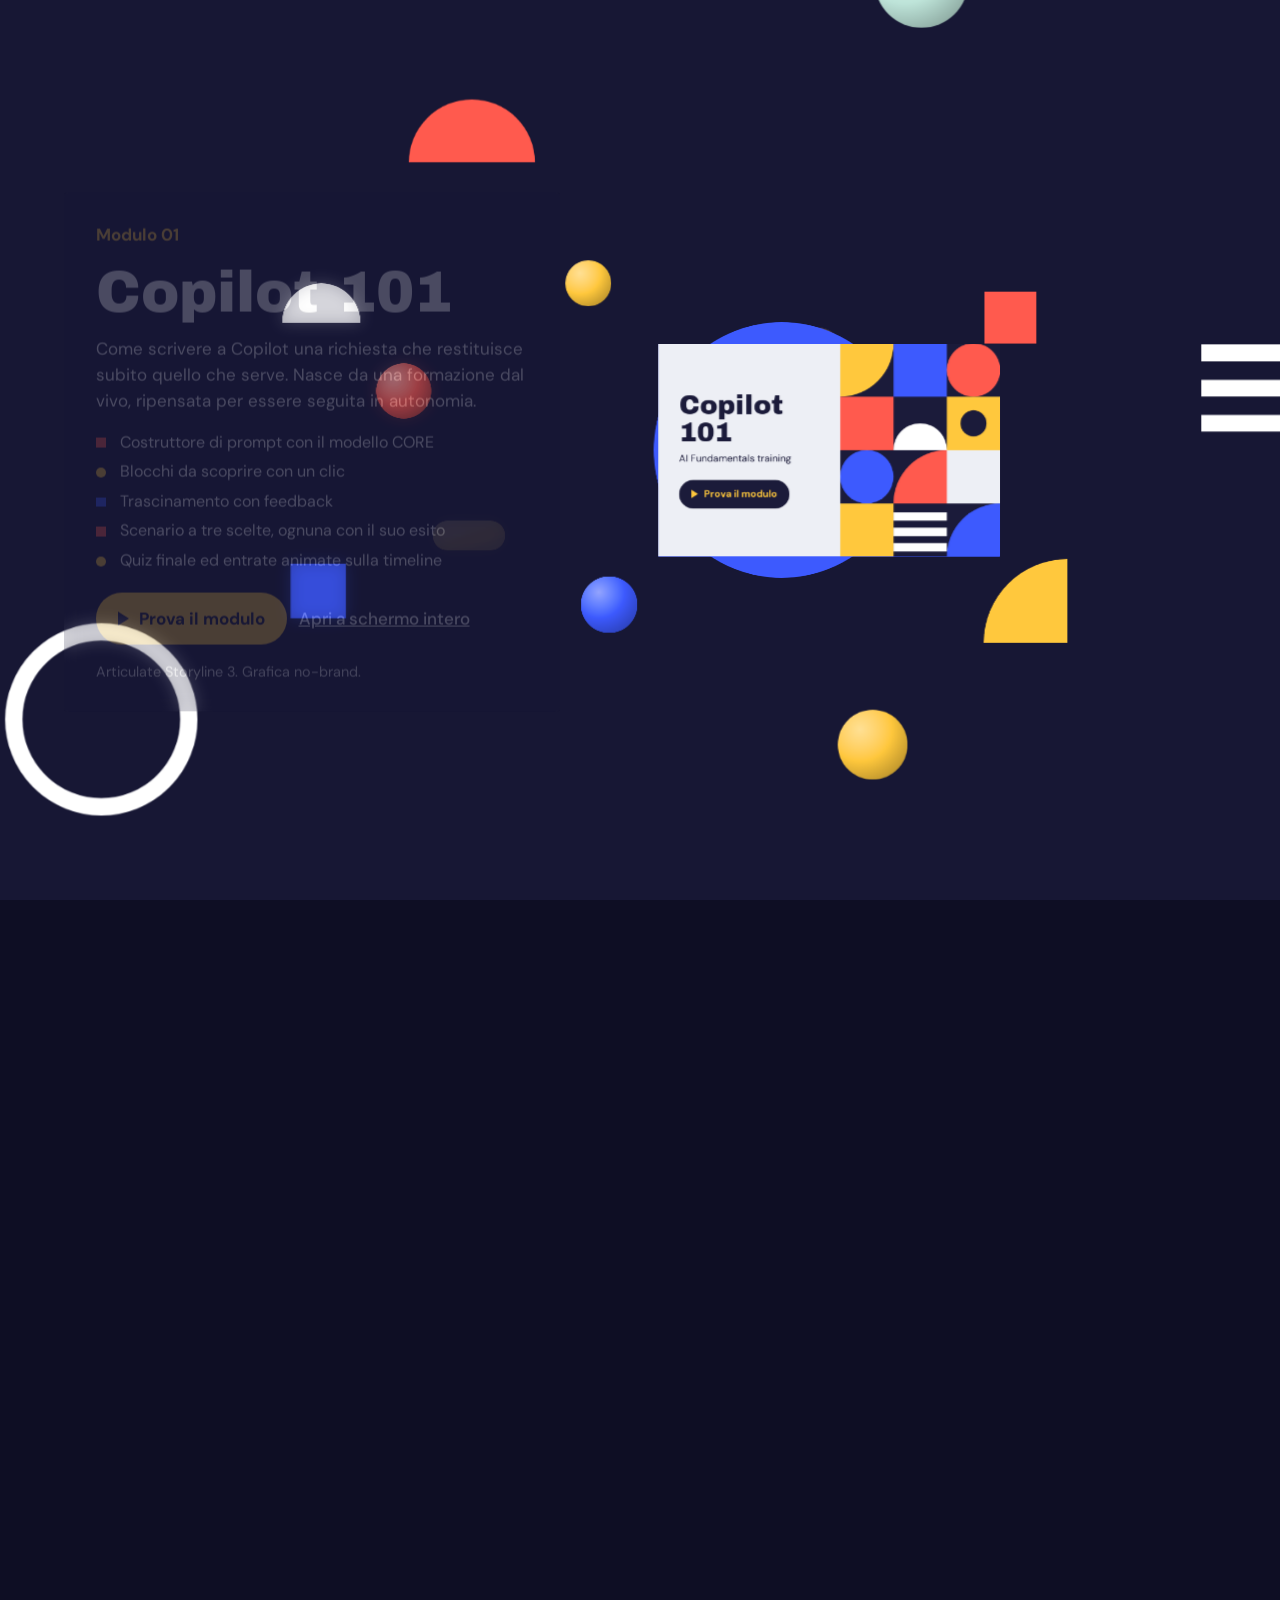
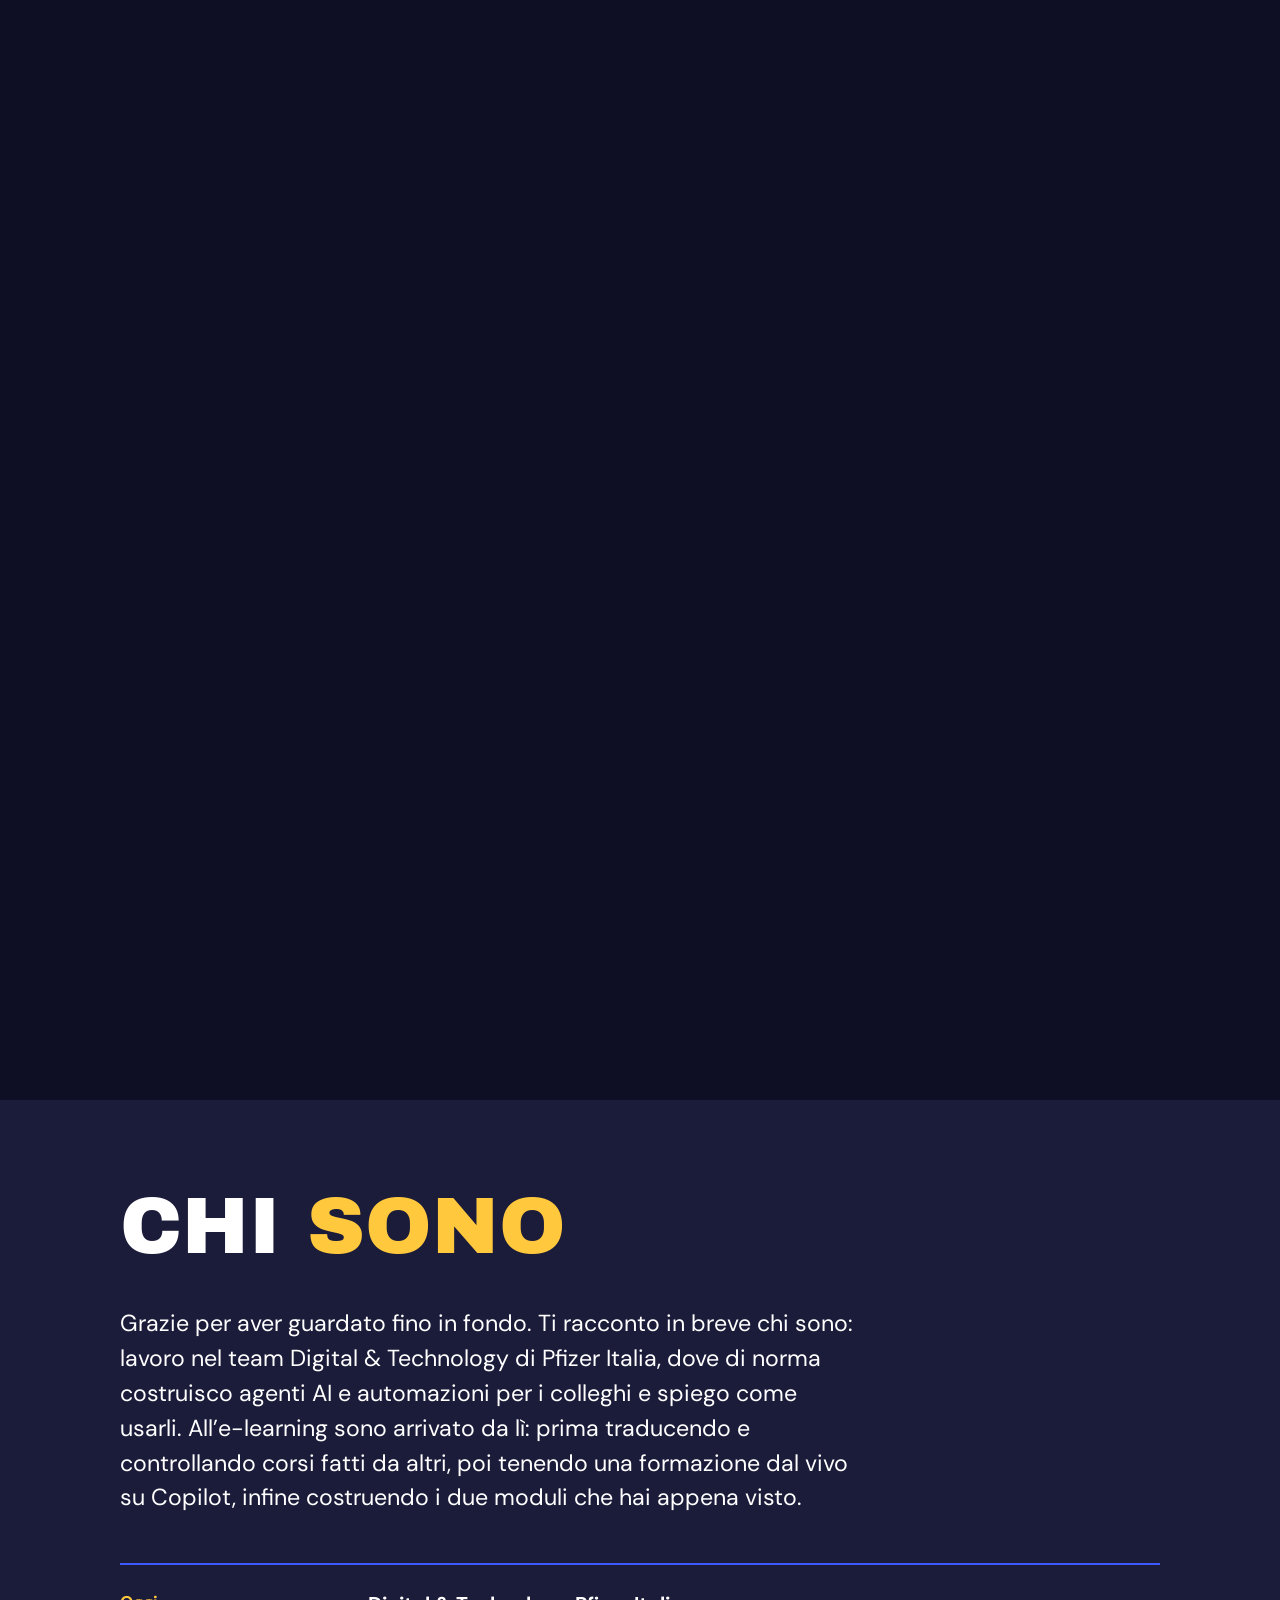
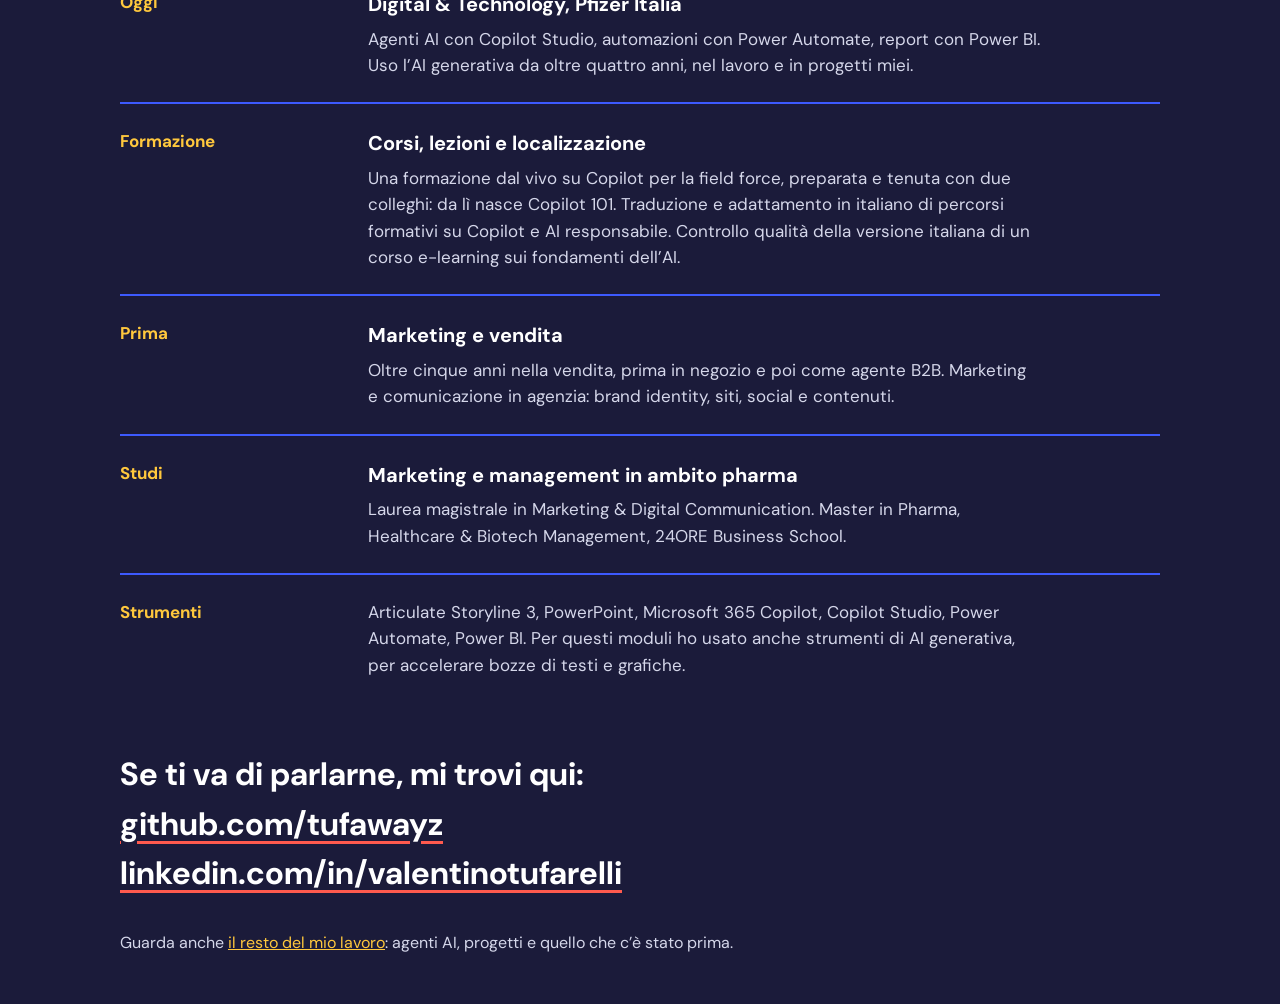
<file: index.html>
<!doctype html>
<html lang="it">
<head>
<meta charset="utf-8">
<meta name="viewport" content="width=device-width, initial-scale=1">
<title>Valentino Tufarelli, portfolio</title>
<meta name="description" content="Valentino Tufarelli lavora nel team Digital &amp; Technology di Pfizer Italia. Qui due moduli e-learning costruiti in Articulate Storyline.">
<link rel="preconnect" href="https://fonts.googleapis.com">
<link rel="preconnect" href="https://fonts.gstatic.com" crossorigin>
<link href="https://fonts.googleapis.com/css2?family=Archivo+Black&family=DM+Sans:opsz,wght@9..40,400;9..40,500;9..40,700&family=Poppins:wght@400;600;700&display=swap" rel="stylesheet">
<style>
*,*::before,*::after{box-sizing:border-box}
html{background:#0E0E24}
body{margin:0;color:#fff;font-family:"DM Sans",system-ui,-apple-system,"Segoe UI",sans-serif;font-size:1.0625rem;line-height:1.55;overflow-x:hidden}
a{color:inherit}
button{font:inherit;color:inherit;cursor:pointer}
:focus-visible{outline:3px solid #FFC83D;outline-offset:3px}

/* ---------- scena 3D ---------- */
#scene{position:fixed;inset:0;overflow:hidden;perspective:1000px;background:#0E0E24;z-index:0}
#world{position:absolute;left:50%;top:50%;width:0;height:0;transform-style:preserve-3d;will-change:transform}
.obj{position:absolute;left:0;top:0;transform-style:preserve-3d;will-change:opacity}
.in{position:absolute;transform-style:preserve-3d}
@keyframes spin{from{transform:rotateX(var(--rx,20deg)) rotateY(0deg)}to{transform:rotateX(var(--rx,20deg)) rotateY(360deg)}}
@keyframes tumble{from{transform:rotateX(0deg) rotateY(0deg) rotateZ(0deg)}to{transform:rotateX(360deg) rotateY(720deg) rotateZ(360deg)}}
@keyframes bob{from{transform:translateY(-14px)}to{transform:translateY(14px)}}
@keyframes sway{from{transform:rotateY(var(--ry0)) rotateX(5deg) translateY(-8px)}to{transform:rotateY(var(--ry1)) rotateX(-2deg) translateY(8px)}}
.ball{border-radius:50%;background:radial-gradient(circle at 32% 28%,color-mix(in srgb,var(--c) 55%,#fff) 0,var(--c) 46%,color-mix(in srgb,var(--c) 62%,#000) 100%);animation:bob var(--d,5s) ease-in-out infinite alternate}
.ball.clay{background:radial-gradient(circle at 34% 30%,color-mix(in srgb,var(--c) 60%,#fff) 0,var(--c) 55%,color-mix(in srgb,var(--c) 82%,#1F3A5F) 100%)}
.flat{animation:spin var(--d,14s) linear infinite}
.flat.quarter{background:var(--c);border-radius:100% 0 0 0}
.flat.semi{background:var(--c);border-radius:999px 999px 0 0}
.flat.ring{border:solid var(--c);border-radius:50%}
.flat.stripes{background:repeating-linear-gradient(var(--c) 0 16%,transparent 16% 33.3%)}
.still{animation:none;transform:rotateX(var(--rx,0deg)) rotateY(var(--ry,0deg))}
.cube{animation:tumble var(--d,22s) linear infinite}
.cube i{position:absolute;inset:0;display:block;background:var(--c)}
.cube i:nth-child(1){transform:translateZ(var(--h))}
.cube i:nth-child(2){transform:rotateY(180deg) translateZ(var(--h));background:color-mix(in srgb,var(--c) 60%,#000)}
.cube i:nth-child(3){transform:rotateY(90deg) translateZ(var(--h));background:color-mix(in srgb,var(--c) 80%,#000)}
.cube i:nth-child(4){transform:rotateY(-90deg) translateZ(var(--h));background:color-mix(in srgb,var(--c) 72%,#000)}
.cube i:nth-child(5){transform:rotateX(90deg) translateZ(var(--h));background:color-mix(in srgb,var(--c) 80%,#fff)}
.cube i:nth-child(6){transform:rotateX(-90deg) translateZ(var(--h));background:color-mix(in srgb,var(--c) 50%,#000)}
.pill{border-radius:999px;background:linear-gradient(160deg,color-mix(in srgb,var(--c) 60%,#fff),var(--c) 55%,color-mix(in srgb,var(--c) 80%,#1F3A5F));animation:bob var(--d,6s) ease-in-out infinite alternate}
.donut{border-radius:50%;background:radial-gradient(circle,transparent 36%,color-mix(in srgb,var(--c) 78%,#1F3A5F) 37%,var(--c) 52%,color-mix(in srgb,var(--c) 60%,#fff) 60%,var(--c) 68%,transparent 69%);animation:spin var(--d,18s) linear infinite}
.blob{border-radius:46% 54% 58% 42% / 44% 46% 54% 56%;background:var(--c);animation:bob 7s ease-in-out infinite alternate}

/* nome estruso */
.name{left:0;top:0;transform:translate(-50%,-50%);white-space:nowrap;text-align:center;font-family:"Archivo Black","DM Sans",sans-serif;font-size:150px;line-height:.9;letter-spacing:-.02em;color:#fff;text-transform:uppercase;
  text-shadow:1px 1px 0 #FF5A4E,2px 2px 0 #FF5A4E,3px 3px 0 #FF5A4E,4px 4px 0 #FF5A4E,5px 5px 0 #FF5A4E,6px 6px 0 #FF5A4E,7px 7px 0 #FF5A4E,8px 8px 0 #FF5A4E,9px 9px 0 #FF5A4E,10px 10px 0 #FF5A4E,11px 11px 0 #FF5A4E,12px 12px 0 #FF5A4E,13px 13px 0 #3D5AFE,14px 14px 0 #3D5AFE,15px 15px 0 #3D5AFE,16px 16px 0 #3D5AFE,17px 17px 0 #3D5AFE,18px 18px 0 #3D5AFE}
.name span{display:block}
.name span + span{color:#FFC83D}

/* schermi dei moduli: lastre 3D con spessore */
.screen{width:560px;height:350px;left:-280px;top:-175px;animation:sway 6s ease-in-out infinite alternate}
.screen .face{position:absolute;inset:0;transform:translateZ(16px);border:0;padding:0;display:flex;align-items:stretch;text-align:left;overflow:hidden}
.screen .back{position:absolute;inset:0;transform:rotateY(180deg) translateZ(16px);background:var(--edge)}
.screen .lr,.screen .tb{position:absolute;background:var(--edge)}
.screen .lr{width:32px;height:100%;top:0;left:calc(50% - 16px)}
.screen .tb{height:32px;width:100%;left:0;top:calc(50% - 16px)}
.screen .l{transform:rotateY(-90deg) translateZ(280px)}
.screen .r{transform:rotateY(90deg) translateZ(280px);filter:brightness(.8)}
.screen .t{transform:rotateX(90deg) translateZ(175px);filter:brightness(1.15)}
.screen .b{transform:rotateX(-90deg) translateZ(175px);filter:brightness(.7)}
.screen .txt{flex:1;display:flex;flex-direction:column;justify-content:center;padding:34px}
.screen .nm{display:block;line-height:1.02;margin-bottom:8px}
.screen .sb{display:block;margin-bottom:22px;font-size:16px}
.screen .go{align-self:flex-start;display:inline-flex;align-items:center;gap:10px;font-weight:700;font-size:16px;padding:11px 20px;border-radius:999px}
.screen .go::before{content:"";border-left:11px solid currentColor;border-top:7px solid transparent;border-bottom:7px solid transparent}
.screen svg{height:100%;width:auto;flex:none;display:block}
.s1{--edge:#3D5AFE;--ry0:-24deg;--ry1:-12deg}
.s1 .face{background:#EDEFF5;color:#1B1B3A}
.s1 .nm{font-family:"Archivo Black",sans-serif;font-size:44px}
.s1 .go{background:#1B1B3A;color:#FFC83D}
.s2{--edge:#2A9D8F;--ry0:24deg;--ry1:12deg}
.s2 .face,.s2 .back,.s2 .lr,.s2 .tb{border-radius:0}
.s2 .face{background:#fff;color:#1F3A5F;font-family:"Poppins",sans-serif}
.s2 .nm{font-weight:600;font-size:36px}
.s2 .go{background:#1F3A5F;color:#fff}
.s2 svg{padding:16px 16px 16px 0}

/* ---------- testi sopra la scena ---------- */
.journey{position:relative;z-index:1;height:300vh;pointer-events:none}
.panel{position:fixed;z-index:2;opacity:0;pointer-events:none;will-change:opacity,transform}
.panel.on{pointer-events:auto}
.p0{left:0;right:0;bottom:7vh;text-align:center;padding:0 1.5rem}
.p0 .role{font-size:clamp(1.05rem,2vw,1.35rem);max-width:38rem;margin:0 auto 1.2rem}
.p0 .role strong{display:block;font-size:1.25em;margin-bottom:.2rem;color:#FFC83D}
.p0 .scroll{display:inline-flex;flex-direction:column;align-items:center;gap:.5rem;font-weight:700;color:#FFC83D}
.p0 .scroll::after{content:"";width:14px;height:14px;border-right:3px solid currentColor;border-bottom:3px solid currentColor;transform:rotate(45deg);animation:bob 1s ease-in-out infinite alternate}
.p1,.p2{top:50%;width:min(31rem,40vw);padding:1.8rem 2rem;border-radius:4px}
.p1{left:5vw;margin-top:-17rem;background:rgba(27,27,58,.78);backdrop-filter:blur(8px);-webkit-backdrop-filter:blur(8px)}
.p2{right:5vw;margin-top:-17rem;background:rgba(255,255,255,.82);backdrop-filter:blur(8px);-webkit-backdrop-filter:blur(8px);color:#1F3A5F;font-family:"Poppins","DM Sans",sans-serif;border-radius:28px}
.num{margin:0 0 .5rem;font-weight:700}
.p1 .num{color:#FFC83D}.p2 .num{color:#2A9D8F}
.panel h2{margin:0 0 .8rem;line-height:1.02}
.p1 h2{font-family:"Archivo Black",sans-serif;font-weight:400;font-size:clamp(2.2rem,4.6vw,3.6rem)}
.p2 h2{font-weight:600;font-size:clamp(2rem,4vw,3rem);letter-spacing:-.01em}
.panel p{margin:0 0 1rem}
.feat{list-style:none;margin:0 0 1.2rem;padding:0;font-size:1rem}
.feat li{position:relative;padding-left:1.5rem;margin-bottom:.3rem}
.feat li::before{content:"";position:absolute;left:0;top:.48em;width:.62rem;height:.62rem}
.p1 .feat li:nth-child(3n+1)::before{background:#FF5A4E}
.p1 .feat li:nth-child(3n+2)::before{background:#FFC83D;border-radius:50%}
.p1 .feat li:nth-child(3n)::before{background:#3D5AFE}
.p2 .feat li::before{background:#2A9D8F;border-radius:50%}
.btns{display:flex;flex-wrap:wrap;gap:.7rem;align-items:center}
.play{border:0;font-weight:700;padding:.8rem 1.4rem;border-radius:999px;display:inline-flex;align-items:center;gap:.6rem}
.play::before{content:"";border-left:.7rem solid currentColor;border-top:.45rem solid transparent;border-bottom:.45rem solid transparent}
.p1 .play{background:#FFC83D;color:#1B1B3A}.p2 .play{background:#2A9D8F;color:#fff}
.full{font-weight:500}
.tool{font-size:.9rem;opacity:.85;margin:1rem 0 0!important}
@media (max-width:760px){
  .p1,.p2{left:1rem;right:1rem;width:auto;top:4.5rem;margin-top:0;padding:1.2rem 1.3rem}
  .feat,.tool{display:none}
  .panel p{font-size:.98rem}
}

/* ---------- ultima sezione ---------- */
.more{position:relative;z-index:3;background:#1B1B3A;color:#fff;padding:5.5rem 0 3rem}
.wrap{max-width:68rem;margin:0 auto;padding:0 1.5rem}
.more h2{font-family:"Archivo Black",sans-serif;font-weight:400;font-size:clamp(2.4rem,7vw,5rem);line-height:.98;margin:0 0 2.5rem;text-transform:uppercase}
.more h2 em{font-style:normal;color:#FFC83D}
.bio{font-size:clamp(1.15rem,2.2vw,1.45rem);line-height:1.5;max-width:46rem;margin:0 0 3rem;color:#fff}
.item{border-top:2px solid #3D5AFE;padding:1.5rem 0;display:grid;gap:.3rem 2.5rem}
@media (min-width:48rem){.item{grid-template-columns:13rem 1fr}}
.item .when{color:#FFC83D;font-weight:700;margin:0}
.item h3{margin:0 0 .35rem;font-size:1.25rem}
.item p{margin:0;max-width:42rem;color:#D5D7EA}
.contact{margin-top:3rem;font-size:clamp(1.3rem,3vw,2rem);font-weight:700}
.also{margin:1.6rem 0 0;font-size:1rem;color:#D5D7EA}
.also a{color:#FFC83D}
.contact a{text-decoration-color:#FF5A4E;text-underline-offset:.2em}

/* ---------- lettore del modulo ---------- */
#player{position:fixed;inset:0;z-index:50;display:none;background:rgba(10,10,28,.94);padding:4.2rem 3vw 3vh}
#player.open{display:block}
#player iframe{width:100%;height:100%;border:0;background:#fff;border-radius:6px}
#close{position:absolute;top:1rem;right:3vw;border:0;background:#FFC83D;color:#1B1B3A;font-weight:700;border-radius:999px;padding:.55rem 1.2rem}

@media (prefers-reduced-motion:reduce){.ball,.flat,.cube,.pill,.donut,.blob,.screen,.p0 .scroll::after{animation:none!important}}
/* senza JavaScript: pagina normale */
.nojs #scene{display:none}.nojs .journey{height:auto;pointer-events:auto;padding:3rem 1.5rem}.nojs .panel{position:static;opacity:1;pointer-events:auto;margin:0 auto 2rem;width:auto;max-width:40rem}
</style>
</head>
<body class="nojs">

<div id="scene" aria-hidden="true"><div id="world"></div></div>

<main>
<div class="journey">
  <section class="panel p0" data-i="0">
    <h1 class="sr" style="position:absolute;left:-9999px">Valentino Tufarelli, portfolio</h1>
    <p class="role"><strong>Ciao, sono Valentino.</strong> Lavoro nel team Digital &amp; Technology di Pfizer Italia, dove costruisco agenti AI e automazioni. Per te ho preparato due moduli e-learning fatti in Articulate Storyline.</p>
    <span class="scroll">Scorri per provarli</span>
  </section>

  <section class="panel p1" data-i="1" id="copilot">
    <p class="num">Modulo 01</p>
    <h2>Copilot 101</h2>
    <p>Come scrivere a Copilot una richiesta che restituisce subito quello che serve. Nasce da una formazione dal vivo, ripensata per essere seguita in autonomia.</p>
    <ul class="feat">
      <li>Costruttore di prompt con il modello CORE</li>
      <li>Blocchi da scoprire con un clic</li>
      <li>Trascinamento con feedback</li>
      <li>Scenario a tre scelte, ognuna con il suo esito</li>
      <li>Quiz finale ed entrate animate sulla timeline</li>
    </ul>
    <div class="btns"><button class="play" type="button" data-src="copilot/" data-title="Modulo Copilot 101">Prova il modulo</button><a class="full" href="copilot/" target="_blank" rel="noopener">Apri a schermo intero</a></div>
    <p class="tool">Articulate Storyline 3. Grafica no-brand.</p>
  </section>

  <section class="panel p2" data-i="2" id="onboarding">
    <p class="num">Modulo 02</p>
    <h2>La tua prima settimana</h2>
    <p>Un onboarding per chi entra in azienda: cosa succede da lunedì a venerdì, a chi rivolgersi e cosa chiudere entro la prima settimana.</p>
    <ul class="feat">
      <li>Menu a navigazione libera sui cinque giorni</li>
      <li>Consigli e risposte nascosti da scoprire</li>
      <li>Abbinamento con trascinamento</li>
      <li>Checklist da spuntare</li>
      <li>Illustrazioni dedicate, una per ogni giorno</li>
    </ul>
    <div class="btns"><button class="play" type="button" data-src="onboarding/" data-title="Modulo La tua prima settimana">Prova il modulo</button><a class="full" href="onboarding/" target="_blank" rel="noopener">Apri a schermo intero</a></div>
    <p class="tool">Articulate Storyline 3. Stessa tecnica, linguaggio visivo opposto.</p>
  </section>
</div>

<section class="more" id="chi-sono">
  <div class="wrap">
    <h2>Chi <em>sono</em></h2>
    <p class="bio">Grazie per aver guardato fino in fondo. Ti racconto in breve chi sono: lavoro nel team Digital &amp; Technology di Pfizer Italia, dove di norma costruisco agenti AI e automazioni per i colleghi e spiego come usarli. All’e-learning sono arrivato da lì: prima traducendo e controllando corsi fatti da altri, poi tenendo una formazione dal vivo su Copilot, infine costruendo i due moduli che hai appena visto.</p>
    <div class="item"><p class="when">Oggi</p><div><h3>Digital &amp; Technology, Pfizer Italia</h3><p>Agenti AI con Copilot Studio, automazioni con Power Automate, report con Power BI. Uso l’AI generativa da oltre quattro anni, nel lavoro e in progetti miei.</p></div></div>
    <div class="item"><p class="when">Formazione</p><div><h3>Corsi, lezioni e localizzazione</h3><p>Una formazione dal vivo su Copilot per la field force, preparata e tenuta con due colleghi: da lì nasce Copilot 101. Traduzione e adattamento in italiano di percorsi formativi su Copilot e AI responsabile. Controllo qualità della versione italiana di un corso e-learning sui fondamenti dell’AI.</p></div></div>
    <div class="item"><p class="when">Prima</p><div><h3>Marketing e vendita</h3><p>Oltre cinque anni nella vendita, prima in negozio e poi come agente B2B. Marketing e comunicazione in agenzia: brand identity, siti, social e contenuti.</p></div></div>
    <div class="item"><p class="when">Studi</p><div><h3>Marketing e management in ambito pharma</h3><p>Laurea magistrale in Marketing &amp; Digital Communication. Master in Pharma, Healthcare &amp; Biotech Management, 24ORE Business School.</p></div></div>
    <div class="item"><p class="when">Strumenti</p><div><p>Articulate Storyline 3, PowerPoint, Microsoft 365 Copilot, Copilot Studio, Power Automate, Power BI. Per questi moduli ho usato anche strumenti di AI generativa, per accelerare bozze di testi e grafiche.</p></div></div>
    <p class="contact">Se ti va di parlarne, mi trovi qui:<br><a href="https://github.com/tufawayz">github.com/tufawayz</a><br><a href="https://www.linkedin.com/in/valentinotufarelli">linkedin.com/in/valentinotufarelli</a></p>
    <p class="also">Guarda anche <a href="lab/">il resto del mio lavoro</a>: agenti AI, progetti e quello che c’è stato prima.</p>
  </div>
</section>
</main>

<div id="player" role="dialog" aria-modal="true" aria-label="Modulo e-learning"><button id="close" type="button">Chiudi</button><div id="frame" style="width:100%;height:100%"></div></div>

<script>
(function(){
  document.body.classList.remove('nojs');
  var G={cor:'#FF5A4E',yel:'#FFC83D',blu:'#3D5AFE',whi:'#FFFFFF'},P={tea:'#2A9D8F',pea:'#FFC9B5',sun:'#FFD166',min:'#BFE5DA',lil:'#D9D0F5'};
  var D=2200, world=document.getElementById('world'), scene=document.getElementById('scene');
  var narrow=function(){return window.innerWidth<=760;};
  // [tipo, x, y, z, misura, colore, opzioni]
  var SPEC=[
    ['ball',-560,-230,250,150,G.cor],['ball',520,-270,600,190,G.yel],['ball',610,240,-60,100,G.blu],
    ['cube',-450,250,420,120,G.blu],['cube',330,330,820,90,G.cor],
    ['quarter',-700,30,700,220,G.yel],['semi',680,-30,350,170,G.whi],['ring',10,-360,900,240,G.cor],['stripes',-250,-330,520,130,G.whi],
    ['ball',-120,340,1000,70,P.pea],['ball',180,-300,1200,60,P.min],
    ['cube',-620,-200,1300,140,G.yel],['ball',640,180,1400,130,G.cor],['quarter',560,-300,1150,180,G.blu],['ring',-560,280,1600,200,G.whi],
    ['semi',-200,-380,1750,150,G.cor],['ball',300,380,1850,90,G.yel],['stripes',700,-60,1700,120,G.whi],
    ['ball',-90,-290,2300,80,G.yel],['cube',700,-250,2450,100,G.cor],['quarter',690,270,2350,150,G.yel],['ball',-60,300,2500,110,G.blu],
    ['ringstill',310,0,2750,560,G.blu],['semi',-650,-300,2600,160,G.whi],['cube',-640,280,2550,110,G.blu],
    ['ball',-600,-150,3100,140,G.cor],['cube',600,200,3200,120,G.yel],['ball',520,-280,3500,160,P.pea,'clay'],['pill',-520,260,3600,[220,90],P.sun],
    ['donut',-300,-340,3800,170,P.tea],['ball',380,340,3900,110,P.lil,'clay'],['ball',700,0,3700,90,P.min,'clay'],
    ['donut',120,-290,4500,150,P.pea],['ball',-720,-260,4650,120,P.sun,'clay'],['pill',-700,280,4550,[200,80],P.lil],['ball',80,310,4700,130,P.min,'clay'],
    ['blob',-310,0,4950,620,P.pea],['ball',680,-200,4600,90,P.tea,'clay'],
    ['ball',-400,-200,5300,150,P.lil,'clay'],['ball',420,220,5500,170,P.pea,'clay'],['donut',500,-260,5200,140,P.sun]
  ];
  var objs=[];
  function add(el,x,y,z,kind){
    var o=document.createElement('div'); o.className='obj'; o.appendChild(el); world.appendChild(o);
    var rec={el:o,x:x,y:y,z:z,kind:kind||''}; objs.push(rec); return rec;
  }
  SPEC.forEach(function(s,i){
    var t=s[0], size=s[4], w=size.length?size[0]:size, h=size.length?size[1]:size, e=document.createElement('div');
    e.className='in'; e.style.setProperty('--c',s[5]); e.style.setProperty('--d',(5+(i*7)%9)+(t==='cube'?16:0)+(t==='ball'?0:8)+'s');
    if(t==='semi') h=w/2;
    e.style.width=w+'px'; e.style.height=h+'px'; e.style.left=(-w/2)+'px'; e.style.top=(-h/2)+'px';
    if(t==='ball'){e.className+=' ball'+(s[6]?' clay':'');}
    else if(t==='cube'){e.className+=' cube'; e.style.setProperty('--h',(w/2)+'px'); for(var k=0;k<6;k++) e.appendChild(document.createElement('i'));}
    else if(t==='ring'||t==='ringstill'){e.className+=' flat ring'+(t==='ringstill'?' still':''); e.style.borderWidth=Math.round(w*.09)+'px'; e.style.setProperty('--rx',t==='ringstill'?'0deg':'65deg');}
    else if(t==='pill'||t==='donut'||t==='blob'){e.className+=' '+t; e.style.setProperty('--rx','25deg');}
    else {e.className+=' flat '+t; e.style.setProperty('--rx',(10+(i*13)%40)+'deg');}
    add(e,s[1],s[2],s[3]);
  });
  // nome
  var nm=document.createElement('div'); nm.className='in name'; nm.innerHTML='<span>Valentino</span><span>Tufarelli</span>'; add(nm,0,-30,0,'name');
  // schermi
  var ART1='<svg viewBox="0 0 270 360"><rect width="270" height="360" fill="#1B1B3A"/><path d="M0 0 L90 0 A90 90 0 0 1 0 90 Z" fill="#FFC83D"/><rect x="90" width="90" height="90" fill="#3D5AFE"/><circle cx="225" cy="45" r="45" fill="#FF5A4E"/><rect y="90" width="90" height="90" fill="#FF5A4E"/><path d="M90 180 A45 45 0 0 1 180 180 Z" fill="#fff"/><rect x="180" y="90" width="90" height="90" fill="#FFC83D"/><circle cx="225" cy="135" r="22" fill="#1B1B3A"/><circle cx="45" cy="225" r="45" fill="#3D5AFE"/><path d="M180 270 L90 270 A90 90 0 0 1 180 180 Z" fill="#FF5A4E"/><rect x="180" y="180" width="90" height="90" fill="#EDEFF5"/><rect y="270" width="90" height="90" fill="#FFC83D"/><rect x="90" y="285" width="90" height="14" fill="#fff"/><rect x="90" y="311" width="90" height="14" fill="#fff"/><rect x="90" y="337" width="90" height="14" fill="#fff"/><path d="M270 360 L180 360 A90 90 0 0 1 270 270 Z" fill="#3D5AFE"/></svg>';
  var ART2='<svg viewBox="0 0 560 520"><path d="M150 40 C290 -30 520 30 540 210 C556 370 450 500 290 490 C140 480 20 400 30 250 C36 150 80 76 150 40 Z" fill="#FFC9B5"/><rect x="115" y="100" width="330" height="250" rx="26" fill="#fff"/><path d="M115 164 V126 a26 26 0 0 1 26 -26 H419 a26 26 0 0 1 26 26 V164 Z" fill="#2A9D8F"/><rect x="115" y="100" width="330" height="250" rx="26" fill="none" stroke="#1F3A5F" stroke-width="7"/><rect x="196" y="76" width="14" height="44" rx="7" fill="#1F3A5F"/><rect x="350" y="76" width="14" height="44" rx="7" fill="#1F3A5F"/><rect x="139" y="196" width="46" height="46" rx="10" fill="#FFC9B5"/><rect x="197" y="196" width="46" height="46" rx="10" fill="#FFD166"/><rect x="255" y="196" width="46" height="46" rx="10" fill="#BFE5DA"/><rect x="313" y="196" width="46" height="46" rx="10" fill="#D9D0F5"/><rect x="371" y="196" width="46" height="46" rx="10" fill="#E6F4EF"/><path d="M151 219 l8 9 l15 -17" fill="none" stroke="#1F3A5F" stroke-width="6" stroke-linecap="round" stroke-linejoin="round"/><rect x="139" y="268" width="190" height="13" rx="6.5" fill="#E6F4EF"/><rect x="139" y="296" width="130" height="13" rx="6.5" fill="#E6F4EF"/><rect x="372" y="330" width="96" height="106" rx="16" fill="#FFD166" stroke="#1F3A5F" stroke-width="7"/><path d="M468 356 q44 0 44 30 q0 30 -44 30" fill="none" stroke="#1F3A5F" stroke-width="7" stroke-linecap="round"/><ellipse cx="104" cy="352" rx="18" ry="50" fill="#2A9D8F"/><ellipse cx="74" cy="366" rx="16" ry="44" fill="#2A9D8F" transform="rotate(-32 74 366)"/><ellipse cx="134" cy="366" rx="16" ry="44" fill="#2A9D8F" transform="rotate(32 134 366)"/><rect x="62" y="392" width="84" height="74" rx="12" fill="#1F3A5F"/></svg>';
  function screen(cls,name,sub,art,src,title,x,z){
    var e=document.createElement('div'); e.className='in screen '+cls;
    e.innerHTML='<button class="face" type="button" tabindex="-1"><span class="txt"><span class="nm">'+name+'</span><span class="sb">'+sub+'</span><span class="go">Prova il modulo</span></span>'+art+'</button><div class="back"></div><div class="lr l"></div><div class="lr r"></div><div class="tb t"></div><div class="tb b"></div>';
    e.querySelector('.face').addEventListener('click',function(){openPlayer(src,title);});
    var r=add(e,x,0,z,'screen'); r.x0=x; return r;
  }
  screen('s1','Copilot 101','AI Fundamentals training',ART1,'copilot/','Modulo Copilot 101',310,D);
  screen('s2','La tua prima<br>settimana','Onboarding',ART2,'onboarding/','Modulo La tua prima settimana',-310,2*D);

  function place(){
    var n=narrow();
    objs.forEach(function(o){
      var x=o.x,y=o.y;
      if(o.kind==='screen'&&n){x=0;y=250;}
      if(o.kind==='name'){o.el.firstChild.style.fontSize=n?'96px':'150px';}
      o.el.style.transform='translate3d('+x+'px,'+y+'px,'+(-o.z)+'px)';
    });
  }
  place(); window.addEventListener('resize',place);

  // colori di fondo lungo il percorso
  var STOPS=[[0,[14,14,36]],[1,[27,27,58]],[1.5,[27,27,58]],[2,[230,244,239]],[9,[230,244,239]]];
  function bg(p){
    for(var i=0;i<STOPS.length-1;i++){var a=STOPS[i],b=STOPS[i+1]; if(p<=b[0]){var t=(p-a[0])/(b[0]-a[0]); t=Math.max(0,Math.min(1,t));
      return 'rgb('+a[1].map(function(v,k){return Math.round(v+(b[1][k]-v)*t);}).join(',')+')';}}
    return 'rgb(230,244,239)';
  }
  var panels=[].slice.call(document.querySelectorAll('.panel'));
  var reduce=window.matchMedia('(prefers-reduced-motion: reduce)').matches;
  var p=0,tp=0,mx=0,my=0,tmx=0,tmy=0;
  function target(){tp=Math.max(0,Math.min(2.25,window.scrollY/window.innerHeight));}
  window.addEventListener('scroll',target,{passive:true}); target(); p=tp;
  window.addEventListener('pointermove',function(e){ if(e.pointerType==='touch')return; tmx=(e.clientX/window.innerWidth-.5)*9; tmy=-(e.clientY/window.innerHeight-.5)*7; },{passive:true});
  function frame(){
    p+=(tp-p)*(reduce?1:.09); mx+=(tmx-mx)*.06; my+=(tmy-my)*.06;
    var k=Math.max(.55,Math.min(1,window.innerWidth/1150)), cam=p*D;
    world.style.transform='scale('+k+') rotateX('+(reduce?0:my)+'deg) rotateY('+(reduce?0:mx)+'deg) translateZ('+cam+'px)';
    scene.style.background=bg(p);
    for(var i=0;i<objs.length;i++){
      var o=objs[i], dz=cam-o.z, op=1;
      if(dz>850) op=0; else if(dz>450) op=1-(dz-450)/400; else if(dz<-2150) op=0; else if(dz<-1300) op=1-(-1300-dz)/850;
      if(o.op!==op){o.op=op; o.el.style.opacity=op; o.el.style.visibility=op<=.01?'hidden':'visible';}
    }
    for(var j=0;j<panels.length;j++){
      var d=p-j, a=Math.max(0,1-Math.abs(d)/.42); a=a*a*(3-2*a);
      panels[j].style.opacity=a; panels[j].style.transform='translateY('+(-d*50)+'px)';
      panels[j].classList.toggle('on',a>.6);
    }
    requestAnimationFrame(frame);
  }
  requestAnimationFrame(frame);

  // lettore del modulo
  var player=document.getElementById('player'), holder=document.getElementById('frame'), last=null;
  function openPlayer(src,title){
    last=document.activeElement;
    holder.innerHTML=''; var f=document.createElement('iframe'); f.src=src; f.title=title; f.setAttribute('allowfullscreen',''); holder.appendChild(f);
    player.classList.add('open'); document.getElementById('close').focus();
  }
  function closePlayer(){player.classList.remove('open'); holder.innerHTML=''; if(last&&last.focus) last.focus();}
  document.getElementById('close').addEventListener('click',closePlayer);
  document.addEventListener('keydown',function(e){if(e.key==='Escape'&&player.classList.contains('open')) closePlayer();});
  document.querySelectorAll('.play').forEach(function(b){b.addEventListener('click',function(){openPlayer(b.getAttribute('data-src'),b.getAttribute('data-title'));});});
})();
</script>
</body>
</html>
</file>
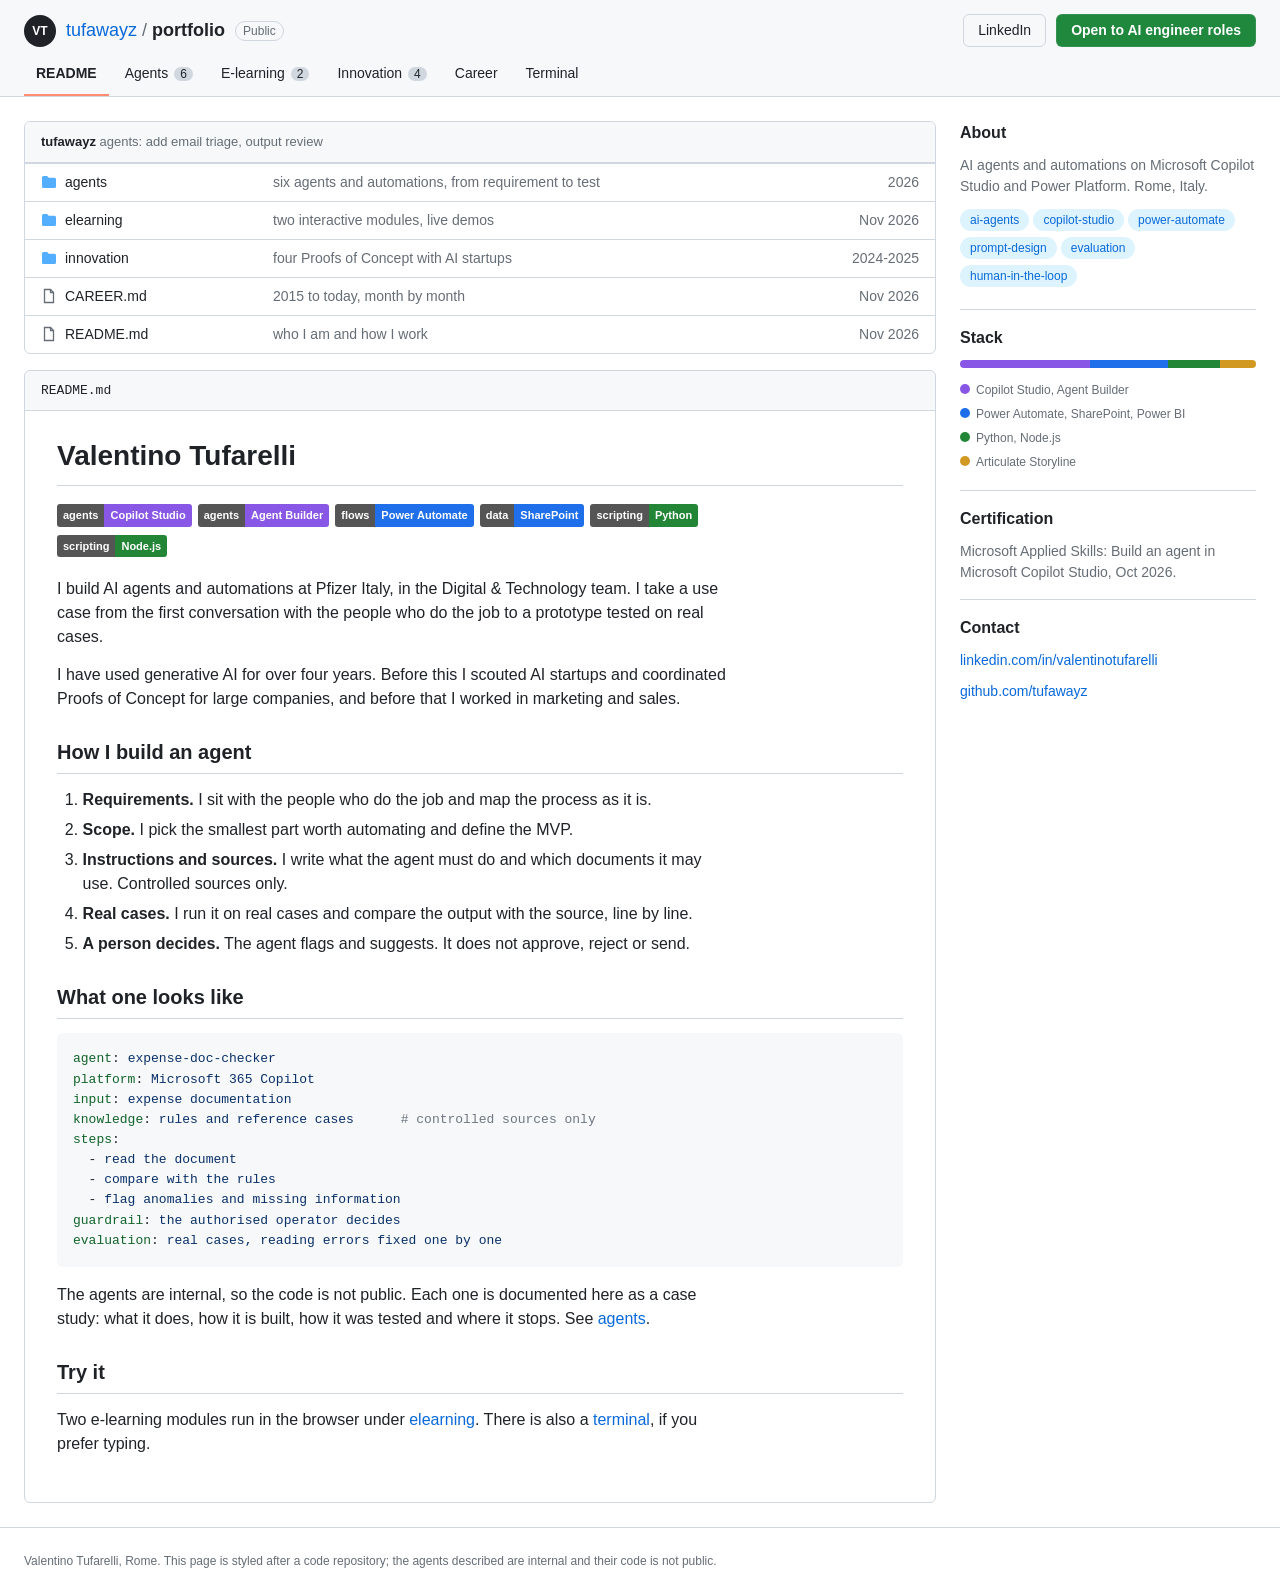
<file: ai/index.html>
<!doctype html>
<html lang="en">
<head>
<meta charset="utf-8">
<meta name="viewport" content="width=device-width, initial-scale=1">
<title>tufawayz/portfolio: Valentino Tufarelli, AI agents and automation</title>
<meta name="description" content="Valentino Tufarelli builds AI agents and automations on Microsoft Copilot Studio and Power Platform. Case studies, method, demos.">
<style>
:root{color-scheme:dark;--bg:#0d1117;--bg2:#161b22;--bg3:#010409;--bd:#30363d;--fg:#e6edf3;--mu:#8b949e;--link:#58a6ff;--green:#3fb950;--btn:#238636;--purple:#a371f7;--yellow:#d29922;--blue:#1f6feb;--red:#f78166;--chip:rgba(56,139,253,.15);--k:#7ee787;--s:#a5d6ff;--c:#8b949e;--cell:#161b22;--study:#484f58}
@media (prefers-color-scheme:light){:root{color-scheme:light;--bg:#fff;--bg2:#f6f8fa;--bg3:#f6f8fa;--bd:#d0d7de;--fg:#1f2328;--mu:#656d76;--link:#0969da;--green:#1a7f37;--btn:#1f883d;--purple:#8250df;--yellow:#9a6700;--blue:#0969da;--red:#fd8c73;--chip:#ddf4ff;--k:#116329;--s:#0a3069;--c:#6e7781;--cell:#ebedf0;--study:#afb8c1}}
*,*::before,*::after{box-sizing:border-box}
body{margin:0;background:var(--bg);color:var(--fg);font:14px/1.5 -apple-system,BlinkMacSystemFont,"Segoe UI","Noto Sans",Helvetica,Arial,sans-serif}
.mono,pre,code,kbd{font-family:ui-monospace,SFMono-Regular,"SF Mono",Menlo,Consolas,"Liberation Mono",monospace}
a{color:var(--link);text-decoration:none}a:hover{text-decoration:underline}
button{font:inherit;color:inherit;cursor:pointer}
:focus-visible{outline:2px solid var(--link);outline-offset:2px}
h1,h2,h3,p{margin:0}
.mu{color:var(--mu)}
.top{background:var(--bg3);border-bottom:1px solid var(--bd)}
.bar{max-width:1280px;margin:0 auto;padding:14px 24px 0;display:flex;align-items:center;gap:10px;flex-wrap:wrap}
.av{width:32px;height:32px;border-radius:50%;background:var(--fg);color:var(--bg);display:grid;place-items:center;font-weight:700;font-size:12px;flex:none}
.crumb{font-size:18px}.crumb b{font-weight:600}
.pill{border:1px solid var(--bd);border-radius:2em;padding:0 7px;font-size:12px;color:var(--mu);font-weight:500;white-space:nowrap}
.pill.ok{color:var(--green);border-color:var(--green)}
.sp{flex:1}
.btn{background:var(--btn);color:#fff;border:1px solid rgba(240,246,252,.1);border-radius:6px;padding:5px 14px;font-weight:600;display:inline-block}
.btn:hover{text-decoration:none;filter:brightness(1.1)}
.btn2{background:var(--bg2);border:1px solid var(--bd);border-radius:6px;padding:5px 14px;color:var(--fg);font-weight:500;display:inline-block}
.btn2:hover{text-decoration:none;border-color:var(--mu)}
.tabs{max-width:1280px;margin:0 auto;padding:8px 24px 0;display:flex;gap:4px;overflow-x:auto}
.tab{padding:8px 12px 10px;border:0;background:none;border-bottom:2px solid transparent;white-space:nowrap;border-radius:6px 6px 0 0}
.tab:hover{background:var(--bg2)}
.tab[aria-selected="true"]{border-color:var(--red);font-weight:600}
.cnt{background:var(--bd);border-radius:2em;padding:0 6px;font-size:12px;margin-left:6px;font-weight:500}
main{max-width:1280px;margin:0 auto;padding:24px}
.view[hidden]{display:none}
.grid{display:grid;gap:24px}.grid>*{min-width:0}
@media (min-width:900px){.grid{grid-template-columns:minmax(0,1fr) 296px}}
.box{border:1px solid var(--bd);border-radius:6px;background:var(--bg)}
.boxhead{background:var(--bg2);border-bottom:1px solid var(--bd);border-radius:6px 6px 0 0;padding:10px 16px;font-size:13px}
.files{margin-bottom:16px}
.row{display:grid;grid-template-columns:minmax(120px,220px) 1fr auto;gap:12px;padding:8px 16px;border-top:1px solid var(--bd);font-size:14px;width:100%;text-align:left;background:none;border-left:0;border-right:0;border-bottom:0;align-items:center}
button.row:hover{background:var(--bg2)}
.row .nm{display:flex;align-items:center;gap:8px;min-width:0}
.row .ds{color:var(--mu);overflow:hidden;text-overflow:ellipsis;white-space:nowrap}
.row .dt{color:var(--mu);white-space:nowrap}
.ic{width:16px;height:16px;flex:none}
.fo{fill:#54aeff}.fi{fill:none;stroke:var(--mu);stroke-width:1.3}
@media (max-width:640px){.row{grid-template-columns:1fr auto}.row .ds{display:none}}
.md{padding:24px 32px 32px}
@media (max-width:640px){.md{padding:18px}}
.md h1{font-size:28px;font-weight:600;padding-bottom:.3em;border-bottom:1px solid var(--bd);margin-bottom:16px;display:flex;align-items:center;gap:10px;flex-wrap:wrap}
.md h2{font-size:20px;font-weight:600;padding-bottom:.3em;border-bottom:1px solid var(--bd);margin:26px 0 14px}
.md p{margin-bottom:14px;font-size:16px;max-width:76ch}
.md ol,.md ul{margin:0 0 14px;padding-left:1.6em;font-size:16px;max-width:76ch}
.md li{margin-bottom:6px}
.md code{background:var(--bg2);border-radius:6px;padding:.15em .4em;font-size:85%}
pre{margin:0 0 16px;background:var(--bg2);border-radius:6px;padding:16px;font-size:13px;line-height:1.55;overflow-x:auto}
.k{color:var(--k)}.s{color:var(--s)}.c{color:var(--c)}
.badge{display:inline-flex;font-size:11px;border-radius:3px;overflow:hidden;margin:0 6px 6px 0;font-weight:600}.badge b{background:#555;color:#fff;padding:3px 6px;font-weight:600}.badge i{font-style:normal;padding:3px 6px;color:#fff}
.chip{background:var(--chip);color:var(--link);border-radius:2em;padding:2px 10px;font-size:12px;font-weight:500;display:inline-block;margin:0 4px 6px 0}
.side h3{font-size:16px;font-weight:600;margin-bottom:10px}
.side section{padding:0 0 16px;margin-bottom:16px;border-bottom:1px solid var(--bd)}
.side section:last-child{border:0}
.langbar{display:flex;height:8px;border-radius:6px;overflow:hidden;margin:10px 0}
.dot{display:inline-block;width:10px;height:10px;border-radius:50%;margin-right:6px}
.legend{font-size:12px;line-height:2;color:var(--mu)}
.cards{display:grid;gap:16px;grid-template-columns:repeat(auto-fill,minmax(300px,1fr))}
.card{padding:16px;display:flex;flex-direction:column;gap:8px;text-align:left;background:var(--bg);border:1px solid var(--bd);border-radius:6px;min-height:150px}
button.card:hover{border-color:var(--mu)}
.card .t{display:flex;align-items:center;gap:8px;flex-wrap:wrap}.card .t b{color:var(--link);font-size:15px;font-weight:600}
.card p{color:var(--mu);font-size:13px;flex:1}
.card .f{font-size:12px;color:var(--mu);display:flex;gap:14px;flex-wrap:wrap}
.md .flow{display:flex;flex-wrap:wrap;gap:8px;align-items:stretch;margin:0 0 16px;padding:0;list-style:none;max-width:none}
.md .flow li{border:1px solid var(--bd);border-radius:6px;padding:10px 12px;background:var(--bg2);font-size:13px;max-width:210px;position:relative;margin:0 14px 0 0}
.flow li:not(:last-child)::after{content:"";position:absolute;right:-17px;top:50%;width:8px;height:8px;border-top:2px solid var(--mu);border-right:2px solid var(--mu);transform:translateY(-50%) rotate(45deg)}
.tbl{width:100%;border-collapse:collapse;font-size:14px;margin-bottom:16px;display:block;overflow-x:auto}
.tbl th,.tbl td{border:1px solid var(--bd);padding:7px 13px;text-align:left}.tbl th{background:var(--bg2);font-weight:600}
.back{background:none;border:0;color:var(--link);padding:0;margin-bottom:14px}
/* career */
.heat{display:grid;grid-template-columns:auto repeat(12,minmax(14px,1fr));gap:4px;font-size:11px;color:var(--mu);max-width:520px;align-items:center}
.heat i{aspect-ratio:1;border-radius:3px;background:var(--cell);display:block}
.log{font-size:13px;line-height:1.7;white-space:pre-wrap}
.log .h{color:var(--yellow)}.log .d{color:var(--mu)}
/* terminal */
.term{background:var(--bg3);border:1px solid var(--bd);border-radius:6px;overflow:hidden}
.termbar{background:var(--bg2);border-bottom:1px solid var(--bd);padding:8px 14px;font-size:12px;color:var(--mu);display:flex;gap:8px;align-items:center}
.termbar i{width:11px;height:11px;border-radius:50%;background:var(--bd);display:block}
#out{padding:16px 18px 4px;font-size:13.5px;line-height:1.65;height:min(52vh,430px);overflow:auto;white-space:pre-wrap;word-break:break-word}
#out .p{color:var(--green)}#out .h{color:var(--link)}#out .y{color:var(--yellow)}#out .d{color:var(--mu)}
.inp{display:flex;gap:8px;padding:4px 18px 14px;font-size:13.5px;align-items:center}
.inp label{color:var(--green);white-space:nowrap}
.inp input{flex:1;background:none;border:0;color:var(--fg);font:inherit;font-family:ui-monospace,SFMono-Regular,Menlo,Consolas,monospace;outline:none;min-width:0}
.cmds{border-top:1px solid var(--bd);padding:10px 14px;display:flex;gap:8px;flex-wrap:wrap}
.cmd{border:1px solid var(--bd);border-radius:6px;padding:3px 10px;background:var(--bg2);font-size:12.5px}
.cmd:hover{border-color:var(--mu)}
/* demo player */
#player{position:fixed;inset:0;z-index:50;display:none;background:rgba(1,4,9,.92);padding:56px 3vw 3vh}
#player.open{display:block}
#player iframe{width:100%;height:100%;border:1px solid var(--bd);border-radius:6px;background:#fff}
#close{position:absolute;top:14px;right:3vw}
footer{max-width:1280px;margin:0 auto;padding:24px;color:var(--mu);font-size:12px;border-top:1px solid var(--bd)}
</style>
</head>
<body>
<header class="top">
  <div class="bar">
    <div class="av" aria-hidden="true">VT</div>
    <div class="crumb"><a href="https://github.com/tufawayz">tufawayz</a> <span class="mu">/</span> <b>portfolio</b></div>
    <span class="pill">Public</span>
    <span class="sp"></span>
    <a class="btn2" href="https://www.linkedin.com/in/valentinotufarelli">LinkedIn</a>
    <a class="btn" href="https://www.linkedin.com/in/valentinotufarelli">Open to AI engineer roles</a>
  </div>
  <nav class="tabs" role="tablist" aria-label="Sections">
    <button class="tab" role="tab" data-v="readme">README</button>
    <button class="tab" role="tab" data-v="agents">Agents<span class="cnt">6</span></button>
    <button class="tab" role="tab" data-v="elearning">E-learning<span class="cnt">2</span></button>
    <button class="tab" role="tab" data-v="innovation">Innovation<span class="cnt">4</span></button>
    <button class="tab" role="tab" data-v="career">Career</button>
    <button class="tab" role="tab" data-v="terminal">Terminal</button>
  </nav>
</header>

<main>
  <!-- README -->
  <div class="view" id="v-readme">
    <div class="grid">
      <div>
        <div class="box files">
          <div class="boxhead"><b>tufawayz</b> <span class="mu">agents: add email triage, output review</span></div>
          <button class="row" data-go="agents"><span class="nm"><svg class="ic fo" viewBox="0 0 16 16"><path d="M1 3.5A1.5 1.5 0 0 1 2.5 2h3.6l1.6 1.8h5.8A1.5 1.5 0 0 1 15 5.3v7.2a1.5 1.5 0 0 1-1.5 1.5h-11A1.5 1.5 0 0 1 1 12.5z"/></svg>agents</span><span class="ds">six agents and automations, from requirement to test</span><span class="dt">2026</span></button>
          <button class="row" data-go="elearning"><span class="nm"><svg class="ic fo" viewBox="0 0 16 16"><path d="M1 3.5A1.5 1.5 0 0 1 2.5 2h3.6l1.6 1.8h5.8A1.5 1.5 0 0 1 15 5.3v7.2a1.5 1.5 0 0 1-1.5 1.5h-11A1.5 1.5 0 0 1 1 12.5z"/></svg>elearning</span><span class="ds">two interactive modules, live demos</span><span class="dt">Nov 2026</span></button>
          <button class="row" data-go="innovation"><span class="nm"><svg class="ic fo" viewBox="0 0 16 16"><path d="M1 3.5A1.5 1.5 0 0 1 2.5 2h3.6l1.6 1.8h5.8A1.5 1.5 0 0 1 15 5.3v7.2a1.5 1.5 0 0 1-1.5 1.5h-11A1.5 1.5 0 0 1 1 12.5z"/></svg>innovation</span><span class="ds">four Proofs of Concept with AI startups</span><span class="dt">2024-2025</span></button>
          <button class="row" data-go="career"><span class="nm"><svg class="ic fi" viewBox="0 0 16 16"><path d="M3.5 1.5h6l3 3v10h-9z"/><path d="M9.5 1.5v3h3"/></svg>CAREER.md</span><span class="ds">2015 to today, month by month</span><span class="dt">Nov 2026</span></button>
          <button class="row" data-go="readme"><span class="nm"><svg class="ic fi" viewBox="0 0 16 16"><path d="M3.5 1.5h6l3 3v10h-9z"/><path d="M9.5 1.5v3h3"/></svg>README.md</span><span class="ds">who I am and how I work</span><span class="dt">Nov 2026</span></button>
        </div>
        <div class="box">
          <div class="boxhead mono">README.md</div>
          <div class="md">
            <h1>Valentino Tufarelli</h1>
            <p><span class="badge"><b>agents</b><i style="background:#8957e5">Copilot Studio</i></span><span class="badge"><b>agents</b><i style="background:#8957e5">Agent Builder</i></span><span class="badge"><b>flows</b><i style="background:#1f6feb">Power Automate</i></span><span class="badge"><b>data</b><i style="background:#1f6feb">SharePoint</i></span><span class="badge"><b>scripting</b><i style="background:#238636">Python</i></span><span class="badge"><b>scripting</b><i style="background:#238636">Node.js</i></span></p>
            <p>I build AI agents and automations at Pfizer Italy, in the Digital &amp; Technology team. I take a use case from the first conversation with the people who do the job to a prototype tested on real cases.</p>
            <p>I have used generative AI for over four years. Before this I scouted AI startups and coordinated Proofs of Concept for large companies, and before that I worked in marketing and sales.</p>
            <h2>How I build an agent</h2>
            <ol>
              <li><b>Requirements.</b> I sit with the people who do the job and map the process as it is.</li>
              <li><b>Scope.</b> I pick the smallest part worth automating and define the MVP.</li>
              <li><b>Instructions and sources.</b> I write what the agent must do and which documents it may use. Controlled sources only.</li>
              <li><b>Real cases.</b> I run it on real cases and compare the output with the source, line by line.</li>
              <li><b>A person decides.</b> The agent flags and suggests. It does not approve, reject or send.</li>
            </ol>
            <h2>What one looks like</h2>
<pre><span class="k">agent</span>: <span class="s">expense-doc-checker</span>
<span class="k">platform</span>: <span class="s">Microsoft 365 Copilot</span>
<span class="k">input</span>: <span class="s">expense documentation</span>
<span class="k">knowledge</span>: <span class="s">rules and reference cases</span>      <span class="c"># controlled sources only</span>
<span class="k">steps</span>:
  - <span class="s">read the document</span>
  - <span class="s">compare with the rules</span>
  - <span class="s">flag anomalies and missing information</span>
<span class="k">guardrail</span>: <span class="s">the authorised operator decides</span>
<span class="k">evaluation</span>: <span class="s">real cases, reading errors fixed one by one</span></pre>
            <p>The agents are internal, so the code is not public. Each one is documented here as a case study: what it does, how it is built, how it was tested and where it stops. See <a href="#agents">agents</a>.</p>
            <h2>Try it</h2>
            <p>Two e-learning modules run in the browser under <a href="#elearning">elearning</a>. There is also a <a href="#terminal">terminal</a>, if you prefer typing.</p>
          </div>
        </div>
      </div>
      <aside class="side">
        <section><h3>About</h3><p class="mu" style="margin-bottom:12px">AI agents and automations on Microsoft Copilot Studio and Power Platform. Rome, Italy.</p>
          <span class="chip">ai-agents</span><span class="chip">copilot-studio</span><span class="chip">power-automate</span><span class="chip">prompt-design</span><span class="chip">evaluation</span><span class="chip">human-in-the-loop</span></section>
        <section><h3>Stack</h3>
          <div class="langbar" aria-hidden="true"><i style="flex:5;background:#8957e5"></i><i style="flex:3;background:#1f6feb"></i><i style="flex:2;background:#238636"></i><i style="flex:1.4;background:#d29922"></i></div>
          <div class="legend"><span class="dot" style="background:#8957e5"></span>Copilot Studio, Agent Builder<br><span class="dot" style="background:#1f6feb"></span>Power Automate, SharePoint, Power BI<br><span class="dot" style="background:#238636"></span>Python, Node.js<br><span class="dot" style="background:#d29922"></span>Articulate Storyline</div></section>
        <section><h3>Certification</h3><p class="mu">Microsoft Applied Skills: Build an agent in Microsoft Copilot Studio, Oct 2026.</p></section>
        <section><h3>Contact</h3><p style="margin-bottom:10px"><a href="https://www.linkedin.com/in/valentinotufarelli">linkedin.com/in/valentinotufarelli</a></p><p><a href="https://github.com/tufawayz">github.com/tufawayz</a></p></section>
      </aside>
    </div>
  </div>

  <!-- AGENTS -->
  <div class="view" id="v-agents" hidden>
    <div id="agent-list"><p class="mu" style="margin-bottom:16px;max-width:76ch">Six agents and automations I designed and built at Pfizer Italy. The code is internal, so each is marked private and described as a case study, without product names or screenshots.</p><div class="cards" id="cards"></div></div>
    <div id="agent-detail" hidden></div>
  </div>

  <!-- E-LEARNING -->
  <div class="view" id="v-elearning" hidden>
    <div class="cards" style="margin-bottom:24px">
      <div class="card"><div class="t"><b>copilot-101</b><span class="pill">Public</span><span class="pill ok">Live demo</span></div><p>Interactive module on writing effective Copilot prompts. Click-to-reveal prompt builder, drag-and-drop exercise, branching scenario with three outcomes, graded quiz, timed entrance animations. In Italian.</p><div class="f"><span><span class="dot" style="background:#d29922"></span>Articulate Storyline 3</span></div><div><button class="btn" data-play="../copilot/" data-title="Copilot 101 module">Run demo</button> <a class="btn2" href="../copilot/" target="_blank" rel="noopener">Open in new tab</a></div></div>
      <div class="card"><div class="t"><b>first-week-onboarding</b><span class="pill">Public</span><span class="pill ok">Live demo</span></div><p>Onboarding module with a free-navigation menu, hidden tips to uncover, a matching exercise and a checklist. Same triggers and states, different visual language. In Italian.</p><div class="f"><span><span class="dot" style="background:#d29922"></span>Articulate Storyline 3</span></div><div><button class="btn" data-play="../onboarding/" data-title="First week onboarding module">Run demo</button> <a class="btn2" href="../onboarding/" target="_blank" rel="noopener">Open in new tab</a></div></div>
    </div>
    <div class="box"><div class="boxhead mono">elearning/README.md</div><div class="md">
      <h1>Training and e-learning</h1>
      <p>Building an agent is half of the work. The other half is getting people to use it.</p>
      <ul>
        <li><b>Live Copilot training for the field force.</b> Co-designed and delivered with two colleagues. I ran the live demos and the prompting exercises.</li>
        <li><b>Two Storyline modules.</b> The first turns that live session into a self-paced module. Built with triggers, states, drag-and-drop and a graded quiz.</li>
        <li><b>Localisation and QA.</b> Italian version of an AI fundamentals course: subtitle and text review, with corrections delivered in a format the course team could apply directly.</li>
      </ul>
    </div></div>
  </div>

  <!-- INNOVATION -->
  <div class="view" id="v-innovation" hidden>
    <div class="box"><div class="boxhead mono">innovation/README.md</div><div class="md">
      <h1>Proofs of Concept with AI startups</h1>
      <p>Innovation Consultant at ELIS Innovation Hub, Rome, September 2024 to June 2025. I scouted and assessed AI startups for corporate partners, then coordinated the Proofs of Concept alongside the PMO.</p>
      <table class="tbl"><thead><tr><th>Company</th><th>Startup</th><th>My part</th></tr></thead><tbody>
        <tr><td>Italferr</td><td>B4Tech</td><td>PoC coordination: plan, timeline, deliverables, progress reports</td></tr>
        <tr><td>Italferr</td><td>HPA</td><td>PoC coordination: plan, timeline, deliverables, progress reports</td></tr>
        <tr><td>ENI</td><td>Trailslight</td><td>PoC coordination: plan, timeline, deliverables, progress reports</td></tr>
        <tr><td>RFI</td><td>KOMETE</td><td>PoC coordination: plan, timeline, deliverables, progress reports</td></tr>
      </tbody></table>
      <h2>What I did</h2>
      <ul>
        <li>Technology scouting: research and assessment of AI startups against each company’s need.</li>
        <li>Liaison between the company, the startup and the technical partners.</li>
        <li>Progress reports, a Teams channel per PoC, budget tracking.</li>
      </ul>
      <h2>Why it matters for agents</h2>
      <p>Assessing other people’s AI products taught me to look past the demo: what data it needs, where it fails, who has to operate it.</p>
    </div></div>
  </div>

  <!-- CAREER -->
  <div class="view" id="v-career" hidden>
    <div class="box" style="margin-bottom:16px"><div class="boxhead">2015 to today, one square per month</div><div style="padding:18px 18px 14px">
      <div class="heat" id="heat"></div>
      <div class="legend" style="margin-top:12px"><span class="dot" style="background:var(--green)"></span>AI and automation <span class="dot" style="background:var(--purple);margin-left:12px"></span>Innovation <span class="dot" style="background:var(--yellow);margin-left:12px"></span>Marketing <span class="dot" style="background:var(--blue);margin-left:12px"></span>Sales <span class="dot" style="background:var(--study);margin-left:12px"></span>Study</div>
    </div></div>
    <div class="box"><div class="boxhead mono">git log --career</div><div style="padding:16px 18px"><div class="log mono" id="log"></div></div></div>
  </div>

  <!-- TERMINAL -->
  <div class="view" id="v-terminal" hidden>
    <div class="term">
      <div class="termbar"><i></i><i></i><i></i><span class="mono" style="margin-left:8px">valentino@portfolio: ~</span></div>
      <div id="out" class="mono" aria-live="polite"></div>
      <div class="inp mono"><label for="cmd">valentino@portfolio:~$</label><input id="cmd" autocomplete="off" autocapitalize="off" spellcheck="false" aria-label="Command"></div>
      <div class="cmds mono" id="cmds"></div>
    </div>
  </div>
</main>

<footer>Valentino Tufarelli, Rome. This page is styled after a code repository; the agents described are internal and their code is not public.</footer>

<div id="player" role="dialog" aria-modal="true" aria-label="E-learning demo"><button id="close" class="btn2" type="button">Close</button><div id="frame" style="width:100%;height:100%"></div></div>

<script>
(function(){
  var AG=[
   {id:'expense-doc-checker',plat:'Microsoft 365 Copilot',col:'#3fb950',status:'Tested on real cases',
    d:'Pre-checks expense documentation and flags anomalies and missing information before human review.',
    does:'Reads the expense documents, compares them with the rules and reports what does not add up or is missing. It does not approve or reject anything.',
    flow:['Expense documents','Agent: instructions + knowledge base','Flags: anomalies, missing information','Authorised operator decides'],
    spec:[['platform','Microsoft 365 Copilot'],['input','expense documentation'],['knowledge','rules and reference cases'],['output','list of anomalies and missing information'],['guardrail','no approval, no rejection: the operator decides']],
    ev:'Run on real cases. The failures were document-reading errors, which I corrected one by one.',
    me:'Process analysis with the business owner, MVP scope, design of instructions and knowledge base, testing and fixes.'},
   {id:'event-logistics-compare',plat:'Agent Builder',col:'#a371f7',status:'Tested on real cases',
    d:'Compares supplier proposals for event logistics against economic, qualitative and operational criteria.',
    does:'Takes proposals that arrive in different formats, brings them to a common structure and compares the alternatives on defined criteria.',
    flow:['Supplier proposals','Normalise the information','Compare on economic, qualitative, operational criteria','Review with the business'],
    spec:[['platform','Agent Builder'],['input','supplier proposals, mixed formats'],['criteria','economic, qualitative, operational'],['output','side-by-side comparison of alternatives'],['guardrail','the business reviews the method and the result']],
    ev:'Tested on real cases. The evaluation method was revised with the business after the tests.',
    me:'Definition of the criteria and of the normalisation, agent design, testing.'},
   {id:'account-planning-assistant',plat:'Copilot Studio',col:'#a371f7',status:'Prototype',
    d:'Conversational assistant for account planning, with data retrieved from SharePoint through Power Automate.',
    does:'Guides the user through account planning in a conversation, keeping context across turns and pulling the information it needs from SharePoint.',
    flow:['User question','Conversation flow in Copilot Studio','Power Automate retrieves from SharePoint','Answer; personal data entered manually only'],
    spec:[['platform','Copilot Studio + Power Automate + SharePoint'],['input','user questions in natural language'],['retrieval','SharePoint via Power Automate flows'],['context','managed across conversation turns'],['guardrail','retrieved data kept separate from manually entered personal data']],
    ev:'Built as a working prototype of the conversation flow and of the retrieval path.',
    me:'Conversation design, context handling, integration flows, data separation.'},
   {id:'email-triage-agent',plat:'Copilot Studio',col:'#a371f7',status:'Prototype',
    d:'Reads an incoming email and proposes a route: answer from FAQ, open a ticket, or hand over to a person.',
    does:'Analyses the request in an incoming email and proposes one of three explicit outcomes, so that routine questions do not wait in a queue.',
    flow:['Incoming email','Analyse the request','Route: FAQ answer, ticket, or manual review','A person confirms'],
    spec:[['platform','Copilot agent'],['input','incoming email'],['outcomes','faq_answer | open_ticket | manual_review'],['starting point','an existing email-analysis prompt, turned into an agent'],['guardrail','proposes the route; does not send on its own']],
    ev:'Prototype built from an existing prompt, with the three outcomes made explicit.',
    me:'Turning the prompt into an agent, defining the outcomes and the handover.'},
   {id:'survey-compliance-check',plat:'Power Automate',col:'#1f6feb',status:'Iterated over several months',
    d:'Automated first-pass compliance review of free-text survey responses.',
    does:'A flow sends each response to a prompt that carries the reference material it needs, and returns a first-pass assessment for the human reviewer.',
    flow:['Survey responses','Power Automate flow','Prompt with embedded reference material','First-pass result for the human reviewer'],
    spec:[['platform','Power Automate + AI prompt'],['input','free-text survey responses'],['knowledge','reference material embedded in the prompt'],['output','first-pass assessment with reason'],['guardrail','a human reviewer makes the final call']],
    ev:'Refined over several months against real responses.',
    me:'Flow design, prompt design with embedded references, iteration on real responses.'},
   {id:'agent-output-review',plat:'Python, Node.js',col:'#238636',status:'In use for reviews',
    d:'Structured review of what an agent returns against its source, plus normalisation of its knowledge files.',
    does:'Compares the agent output with the source line by line and reports the differences. Separately, rebuilds the knowledge documents in one consistent format so the agent retrieves from them reliably.',
    flow:['Source mapping + agent output','Line-by-line comparison','Report: discrepancies, comparison table, summary','Fix knowledge files or instructions'],
    spec:[['method','line-by-line consistency check'],['report','discrepancy list, comparison table, summary'],['knowledge','files normalised to one structure'],['tooling','Python and Node.js document pipelines'],['guardrail','nothing ships until the review is clean']],
    ev:'This is the evaluation step itself: it is how I decide whether an agent is ready.',
    me:'Review method, report format, document pipeline.'}
  ];
  var esc=function(s){return s.replace(/&/g,'&amp;').replace(/</g,'&lt;');};

  /* agents: list and detail */
  var cards=document.getElementById('cards'),list=document.getElementById('agent-list'),det=document.getElementById('agent-detail');
  AG.forEach(function(a){
    var b=document.createElement('button');b.className='card';b.type='button';
    b.innerHTML='<span class="t"><b>'+a.id+'</b><span class="pill">Private</span></span><p>'+esc(a.d)+'</p><span class="f"><span><span class="dot" style="background:'+a.col+'"></span>'+a.plat+'</span><span>'+a.status+'</span></span>';
    b.addEventListener('click',function(){location.hash='agents/'+a.id;});cards.appendChild(b);
  });
  function showAgent(id){
    var a=AG.filter(function(x){return x.id===id;})[0];
    if(!a){list.hidden=false;det.hidden=true;return;}
    var w=Math.max.apply(null,a.spec.map(function(s){return s[0].length;}));
    var spec='<span class="k">agent</span>: <span class="s">'+a.id+'</span>\n'+a.spec.map(function(s){return '<span class="k">'+s[0]+'</span>: '+new Array(w-s[0].length+1).join(' ')+'<span class="s">'+esc(s[1])+'</span>';}).join('\n');
    det.innerHTML='<button class="back" type="button">&larr; agents</button><div class="box"><div class="boxhead mono">agents/'+a.id+'/README.md</div><div class="md">'+
      '<h1>'+a.id+' <span class="pill">Private</span> <span class="pill ok">'+a.status+'</span></h1><p>'+esc(a.d)+'</p>'+
      '<h2>What it does</h2><p>'+esc(a.does)+'</p>'+
      '<h2>Flow</h2><ol class="flow">'+a.flow.map(function(f){return '<li>'+esc(f)+'</li>';}).join('')+'</ol>'+
      '<h2>Spec</h2><pre>'+spec+'</pre>'+
      '<h2>Evaluation</h2><p>'+esc(a.ev)+'</p>'+
      '<h2>My part</h2><p>'+esc(a.me)+'</p>'+
      '<p class="mu" style="font-size:13px">Internal project: no screenshots, names or data are shown here.</p></div></div>';
    det.querySelector('.back').addEventListener('click',function(){location.hash='agents';});
    list.hidden=true;det.hidden=false;
  }

  /* career: month grid and log */
  var P=[['sales','2015-07','2018-10'],['study','2018-10','2021-07'],['study','2021-10','2023-11'],['mkt','2022-09','2023-04'],['mkt','2023-02','2023-08'],['sales','2023-11','2024-04'],['study','2024-04','2024-06'],['inn','2024-09','2025-06'],['study','2025-11','2026-05'],['ai','2026-06','2026-11']];
  var COL={ai:'var(--green)',inn:'var(--purple)',mkt:'var(--yellow)',sales:'var(--blue)',study:'var(--study)'},RANK={study:1,sales:2,mkt:3,inn:4,ai:5};
  var heat=document.getElementById('heat'),MN=['Jan','Feb','Mar','Apr','May','Jun','Jul','Aug','Sep','Oct','Nov','Dec'];
  heat.appendChild(document.createElement('span'));
  for(var y=2015;y<=2026;y++){var s=document.createElement('span');s.textContent="'"+String(y).slice(2);s.style.textAlign='center';heat.appendChild(s);}
  for(var m=1;m<=12;m++){var l=document.createElement('span');l.textContent=MN[m-1];heat.appendChild(l);
    for(y=2015;y<=2026;y++){var key=y+'-'+(m<10?'0':'')+m,best=null;P.forEach(function(p){if(key>=p[1]&&key<=p[2]&&(!best||RANK[p[0]]>RANK[best]))best=p[0];});
      var c=document.createElement('i');if(best)c.style.background=COL[best];c.title=MN[m-1]+' '+y;heat.appendChild(c);}}
  var LOG=[['2026-06 → now','Pfizer Italy','Digital & Technology Trainee. AI agents and assistants on the Microsoft ecosystem.'],
    ['2025-11 → 2026-05','24ORE Business School','Postgraduate Master in Pharma, Healthcare & Biotech Management.'],
    ['2024-09 → 2025-06','ELIS Innovation Hub','Innovation Consultant. AI startup scouting, coordination of four Proofs of Concept.'],
    ['2023-11 → 2024-04','Philip Morris Italia','Sales Activation Specialist.'],
    ['2023-02 → 2023-08','Does Matter Agency','Digital Marketing Strategist. Brand identity, website redesign, social channels.'],
    ['2022-09 → 2023-04','Myriam Arte Sacra','Digital and Marketing Expert, internship.'],
    ['2021-10 → 2023-11','LUMSA, Rome','Master’s degree in Marketing & Digital Communication.'],
    ['2018-10 → 2021-07','University of Urbino','Bachelor’s degree in Information, Media and Advertising.'],
    ['2015-07 → 2018-10','Telecom retail','Sales assistant, then store manager, then B2B sales agent.']];
  document.getElementById('log').innerHTML=LOG.map(function(r){return '<span class="h">'+r[0]+'</span>  <b>'+esc(r[1])+'</b>\n<span class="d">    '+esc(r[2])+'</span>';}).join('\n\n');

  /* terminal */
  var out=document.getElementById('out'),inp=document.getElementById('cmd'),PROMPT='<span class="p">valentino@portfolio</span>:<span class="h">~</span>$ ';
  function print(h){out.insertAdjacentHTML('beforeend',h+'\n');out.scrollTop=out.scrollHeight;}
  var CMD={
    help:function(){return 'Commands:\n  <span class="y">whoami</span>          who I am\n  <span class="y">ls agents</span>       list the agents\n  <span class="y">cat &lt;agent&gt;</span>     show one agent, e.g. cat expense-doc-checker\n  <span class="y">stack</span>           tools I work with\n  <span class="y">method</span>          how I build an agent\n  <span class="y">career</span>          work history\n  <span class="y">demo</span>            open the e-learning demos\n  <span class="y">contact</span>         how to reach me\n  <span class="y">clear</span>           clear the screen';},
    whoami:function(){return 'Valentino Tufarelli, Rome.\nI build AI agents and automations on Microsoft Copilot Studio and Power Platform, at Pfizer Italy.\nOpen to AI engineer roles.';},
    stack:function(){return '<span class="y">agents</span>      Microsoft 365 Copilot, Copilot Studio, Agent Builder\n<span class="y">flows</span>       Power Automate, SharePoint, Power Apps, Power BI\n<span class="y">scripting</span>   Python, Node.js (document pipelines)\n<span class="y">training</span>    Articulate Storyline\n<span class="d">I do not train models from scratch. I make them work inside a process.</span>';},
    method:function(){return '1. requirements   sit with the people who do the job\n2. scope          smallest part worth automating (MVP)\n3. instructions   what the agent does, which sources it may use\n4. real cases     run it, compare output with source line by line\n5. human          the agent flags and suggests, a person decides';},
    career:function(){return LOG.map(function(r){return '<span class="y">'+r[0]+'</span>  '+esc(r[1])+'\n<span class="d">    '+esc(r[2])+'</span>';}).join('\n');},
    demo:function(){location.hash='elearning';return 'Opening elearning/ ...';},
    contact:function(){return 'LinkedIn  <a href="https://www.linkedin.com/in/valentinotufarelli">linkedin.com/in/valentinotufarelli</a>\nGitHub    <a href="https://github.com/tufawayz">github.com/tufawayz</a>';},
    clear:function(){out.innerHTML='';return null;}
  };
  function run(raw){
    var c=raw.trim();print(PROMPT+esc(c));if(!c)return;
    var low=c.toLowerCase().replace(/\s+/g,' '),r;
    if(low==='ls'||low==='ls agents'||low==='ls agents/'){r=AG.map(function(a){return '<span class="h">'+a.id+'/</span>  <span class="d">'+a.plat+', '+a.status.toLowerCase()+'</span>';}).join('\n');}
    else if(low.indexOf('cat ')===0||low.indexOf('open ')===0){var id=low.split(' ')[1].replace(/^agents\//,'').replace(/\/.*$/,'');var a=AG.filter(function(x){return x.id===id;})[0];
      r=a?'<span class="y"># '+a.id+'</span>\n'+esc(a.d)+'\n<span class="d">'+a.flow.map(esc).join(' → ')+'</span>\nStatus: '+a.status+'. '+esc(a.ev):'cat: '+esc(id)+': no such agent. Try <span class="y">ls agents</span>.';}
    else if(CMD[low]){r=CMD[low]();}
    else r=esc(c)+': command not found. Type <span class="y">help</span>.';
    if(r!=null)print(r);
  }
  inp.addEventListener('keydown',function(e){if(e.key==='Enter'){run(inp.value);inp.value='';}});
  ['help','whoami','ls agents','cat expense-doc-checker','stack','method','career','contact'].forEach(function(c){var b=document.createElement('button');b.className='cmd';b.type='button';b.textContent=c;b.addEventListener('click',function(){run(c);inp.focus();});document.getElementById('cmds').appendChild(b);});
  var booted=false;function boot(){if(booted)return;booted=true;print('<span class="d">Type a command or click one below. Start with help.</span>');run('whoami');}

  /* routing */
  var tabs=[].slice.call(document.querySelectorAll('.tab')),views=['readme','agents','elearning','innovation','career','terminal'];
  function route(){
    var h=location.hash.replace(/^#/,'')||'readme',parts=h.split('/'),v=views.indexOf(parts[0])>=0?parts[0]:'readme';
    views.forEach(function(n){document.getElementById('v-'+n).hidden=n!==v;});
    tabs.forEach(function(t){t.setAttribute('aria-selected',t.getAttribute('data-v')===v?'true':'false');});
    if(v==='agents')showAgent(parts[1]);
    if(v==='terminal')boot();
    window.scrollTo(0,0);
  }
  tabs.forEach(function(t){t.addEventListener('click',function(){location.hash=t.getAttribute('data-v');});});
  [].forEach.call(document.querySelectorAll('[data-go]'),function(b){b.addEventListener('click',function(){location.hash=b.getAttribute('data-go');});});
  window.addEventListener('hashchange',route);route();

  /* demo player */
  var player=document.getElementById('player'),holder=document.getElementById('frame'),last=null;
  function closeP(){player.classList.remove('open');holder.innerHTML='';document.body.style.overflow='';if(last&&last.focus)last.focus();}
  [].forEach.call(document.querySelectorAll('[data-play]'),function(b){b.addEventListener('click',function(){last=b;holder.innerHTML='';var f=document.createElement('iframe');f.src=b.getAttribute('data-play');f.title=b.getAttribute('data-title');f.setAttribute('allowfullscreen','');holder.appendChild(f);player.classList.add('open');document.body.style.overflow='hidden';document.getElementById('close').focus();});});
  document.getElementById('close').addEventListener('click',closeP);
  document.addEventListener('keydown',function(e){if(e.key==='Escape'&&player.classList.contains('open'))closeP();});
})();
</script>
</body>
</html>
</file>
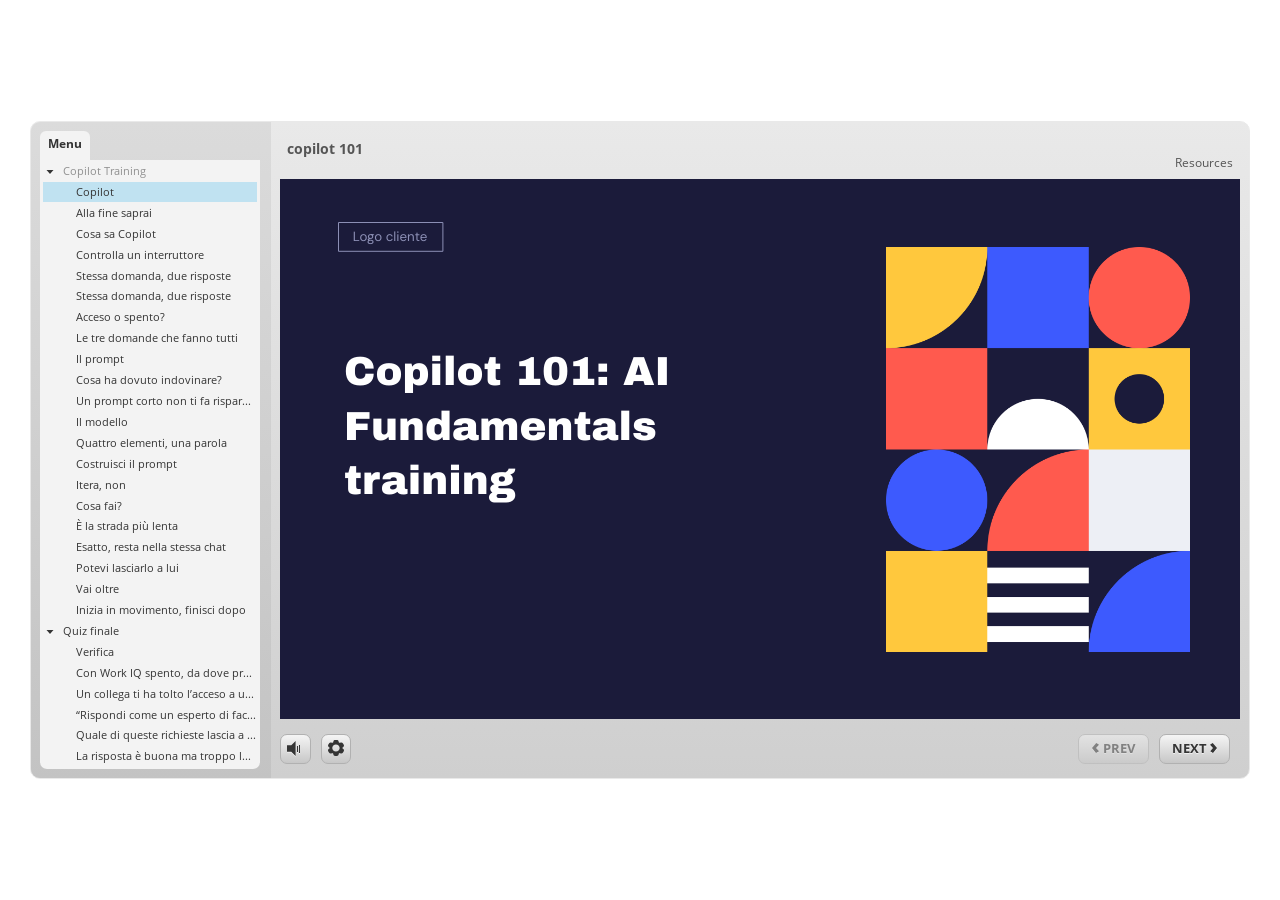
<file: copilot 101/index.html>
﻿<!doctype html>
<html lang="en-US">
<head>
  <meta charset="utf-8">
  <!-- Created using Storyline 3 - http://www.articulate.com  -->
  <!-- version: 3.20.30234.0 -->
  <title>copilot 101</title>
  <meta http-equiv="x-ua-compatible" content="IE=edge"/>
  <meta name="viewport" content="width=device-width,initial-scale=1,user-scalable=no,shrink-to-fit=no,minimal-ui"/>
  <meta name="apple-mobile-web-app-capable" content="yes"/>
  <style>
    html, body { height: 100%; padding: 0; margin: 0 }
    #app { height: 100%; width: 100%; }
  </style>

  <script>
    window.DS = {};
    window.globals = {
      DATA_PATH_BASE: '',
      HAS_FRAME: true,
      HAS_SLIDE: true,

      lmsPresent: false,
      tinCanPresent: false,
      cmi5Present: false,
      aoSupport: false,
      scale: 'noscale',
      captureRc: false,
      browserSize: 'optimal',
      bgColor: '#FFFFFF',
      features: '',
      themeName: 'classic',
      preloaderColor: '#FFFFFF',
      suppressAnalytics: false,
      productChannel: 'perpetual',
      publishSource: 'storyline',
      aid: '',
      cid: 'd696785e-ceda-4213-b208-2f0a8cc5e5f8',
      playerVersion: '3.20.30234.0',
      publishTimestamp: '2026-11-19T14:23:16.4482810Z',
      maxIosVideoElements: 10,
      connectionSettings: { },

      
      parseParams: function(qs) {
        if (window.globals.parsedParams != null) {
          return window.globals.parsedParams;
        }
        qs = (qs || window.location.search.substr(1)).split('+').join(' ');
        var params = {},
            tokens,
            re = /[?&]?([^=]+)=([^&]*)/g;

        while (tokens = re.exec(qs)) {
          params[decodeURIComponent(tokens[1]).trim()] =
            decodeURIComponent(tokens[2]).trim();
        }
        window.globals.parsedParams = params;
        return params;
      }

    };
  </script>
  <script>
    var isIe11 = ('ActiveXObject' in window || window.MSBlobBuilder != null)
      && window.msCrypto != null && !window.ActiveXObject;
    if (isIe11) {
      window.globals.unsupportedBrowser = true;
      document.write(atob('[base64]'));
    }
  </script>
  
  <script>window.THREE = { };</script>
  
</head>
<body style="background: #FFFFFF" class="cs-HTML theme-classic">
  <!-- 360 -->
  <script>!function(){var e,i=/iPhone/i,o=/iPod/i,n=/iPad/i,t=/\biOS-universal(?:.+)Mac\b/i,r=/\bAndroid(?:.+)Mobile\b/i,a=/Android/i,d=/(?:SD4930UR|\bSilk(?:.+)Mobile\b)/i,p=/Silk/i,l=/Windows Phone/i,u=/\bWindows(?:.+)ARM\b/i,b=/BlackBerry/i,s=/BB10/i,c=/Opera Mini/i,f=/\b(CriOS|Chrome)(?:.+)Mobile/i,h=/Mobile(?:.+)Firefox\b/i,v=function(e){return void 0!==e&&"MacIntel"===e.platform&&"number"==typeof e.maxTouchPoints&&e.maxTouchPoints>1&&"undefined"==typeof MSStream};e=function(e){var m={userAgent:"",platform:"",maxTouchPoints:0};e||"undefined"==typeof navigator?"string"==typeof e?m.userAgent=e:e&&e.userAgent&&(m={userAgent:e.userAgent,platform:e.platform,maxTouchPoints:e.maxTouchPoints||0}):m={userAgent:navigator.userAgent,platform:navigator.platform,maxTouchPoints:navigator.maxTouchPoints||0};var g=m.userAgent,y=g.split("[FBAN");void 0!==y[1]&&(g=y[0]),void 0!==(y=g.split("Twitter"))[1]&&(g=y[0]);var A=function(e){return function(i){return i.test(e)}}(g),w={apple:{phone:A(i)&&!A(l),ipod:A(o),tablet:!A(i)&&(A(n)||v(m))&&!A(l),universal:A(t),device:(A(i)||A(o)||A(n)||A(t)||v(m))&&!A(l)},amazon:{phone:A(d),tablet:!A(d)&&A(p),device:A(d)||A(p)},android:{phone:!A(l)&&A(d)||!A(l)&&A(r),tablet:!A(l)&&!A(d)&&!A(r)&&(A(p)||A(a)),device:!A(l)&&(A(d)||A(p)||A(r)||A(a))||A(/\bokhttp\b/i)},windows:{phone:A(l),tablet:A(u),device:A(l)||A(u)},other:{blackberry:A(b),blackberry10:A(s),opera:A(c),firefox:A(h),chrome:A(f),device:A(b)||A(s)||A(c)||A(h)||A(f)},any:!1,phone:!1,tablet:!1};return w.any=w.apple.device||w.android.device||w.windows.device||w.other.device,w.phone=w.apple.phone||w.android.phone||w.windows.phone,w.tablet=w.apple.tablet||w.android.tablet||w.windows.tablet,w}(),"object"==typeof exports&&"undefined"!=typeof module?module.exports=e:"function"==typeof define&&define.amd?define((function(){return e})):this.isMobile=e}();
    window.isMobile.apple.tablet = window.isMobile.apple.tablet ||
      (navigator.platform === 'MacIntel' && navigator.maxTouchPoints > 1);
    window.isMobile.apple.device = window.isMobile.apple.device || window.isMobile.apple.tablet;
    window.isMobile.tablet = window.isMobile.tablet || window.isMobile.apple.tablet;
    window.isMobile.any = window.isMobile.any || window.isMobile.apple.tablet;
  </script>

  <div id="focus-sink" tabindex="-1"></div>

  <div id="preso"></div>
  <script>
    (function() {

      var classTypes = [ 'desktop', 'mobile', 'phone', 'tablet' ];

      var addDeviceClasses = function(prefix, testObj) {
        var curr, i;
        for (i = 0; i < classTypes.length; i++) {
          curr = classTypes[i];
          if (testObj[curr]) {
            document.body.classList.add(prefix + curr);
          }
        }
      };

      var params = window.globals.parseParams(),
          isDevicePreview = params.devicepreview === '1',
          isPhoneOverride = params.deviceType === 'phone' || (isDevicePreview && params.phone == '1'),
          isTabletOverride = (params.deviceType === 'tablet' || isDevicePreview) && !isPhoneOverride,
          isMobileOverride = isPhoneOverride || isTabletOverride;

      var deviceView = {
        desktop: !window.isMobile.any && !isMobileOverride,
        mobile: window.isMobile.any || isMobileOverride,
        phone: isPhoneOverride || (window.isMobile.phone && !isTabletOverride),
        tablet: isTabletOverride || window.isMobile.tablet
      };

      window.globals.deviceView = deviceView;
      window.isMobile.desktop = !window.isMobile.any;
      window.isMobile.mobile = window.isMobile.any;

      addDeviceClasses('view-', deviceView);

    })();
  </script>
  
  <script src='story_content/user.js' type=text/javascript></script>
  <div class="slide-loader"></div>

  <script>
    if (window.globals.deviceView.isMobile) { var doc = document, loader = doc.body.querySelector('.slide-loader'); [ 1, 2, 3 ].forEach(function(n) { var d = doc.createElement('div'); d.style.backgroundColor = window.globals.preloaderColor; d.classList.add('mobile-loader-dot'); d.classList.add('dot' + n); loader.appendChild(d); }); }
  </script>

  <div class="mobile-load-title-overlay" style="display: none">
    <div class="mobile-load-title">copilot 101</div>
  </div>

  <div class="mobile-chrome-warning"></div>

  
<style>
  .warn-connection-dialog {
    display: none;
    background: transparent;
    pointer-events: none;
    position: fixed;
    left: 0;
    top: 0;
    width: 100%;
    height: 100%;
    z-index: 999;
  }

  .warn-connection-content {
    border-radius: 4px;
    background: white;
    border: 1px solid #E7E7E7;
    color: #333333;
    box-shadow: 0 2px 4px rgba(0, 0, 0, 0.25);
    transition: all 150ms ease-out;
    position: absolute;
    white-space: nowrap;
  }

  .view-phone.is-landscape .warn-connection-content {
    left: 23px;
    bottom: 23px;
  }

  .view-tablet.is-landscape .warn-connection-content {
    left: 50%;
    top: 20px;
    transform: translateX(-50%);
  }

  .is-portrait .warn-connection-content {
    transform: translate(-50%, calc(-100% - 15px));
  }

  .warn-connection-content p {
    display: inline-block;
    margin: 0 8px 0 0;
    line-height: 33px;
    font-size: 11px;
  }

  .warn-connection-content svg {
    position: relative;
    vertical-align: middle;
    margin: 0 2px 2px 8px;
  }

  .view-desktop .warn-connection-content {
    left: 1.5em;
    bottom: 1.5em;
  }

  .view-desktop .warn-connection-content p {
    font-size: 1.1em;
  }

  .is-offline .warn-connection-dialog {
    display: block;
  }

  .is-offline .cs-panel * {
    pointer-events: none !important;
  }

  .is-offline .cs-panel {
    pointer-events: all !important;
  }

  .is-offline #nav-controls * {
    pointer-events: none !important;
  }

  .is-offline #nav-controls {
    pointer-events: all !important;
  }
</style>

<div class="warn-connection-dialog">
  <div class="warn-connection-content">
    <svg width="17" height="15" viewBox="0 0 17 15" xmlns="http://www.w3.org/2000/svg">
      <path fill="#8F0000" stroke="white" d="M16.07,12.98 L15.88,12.23 L9.51,1.21 C8.97,0.26,7.6,0.26,7.06,1.21 L0.69,12.23 C0.15,13.16,0.81,14.36,1.91,14.36 H14.65 C15.47,14.36,16.05,13.7,16.07,12.98 Z"/>
      <path fill="white" stroke="white" d="M8.58,5.5 C8.35,5.28,8.5,5.35,8.21,5.32 C8.09,5.35,7.97,5.49,7.96,5.67 C7.97,5.79,7.98,5.92,7.98,6.04 L7.98,6.04 C7.99,6.17,8,6.31,8.01,6.43 L8.01,6.44 C8.03,6.92,8.06,7.41,8.09,7.9 L8.09,7.9 C8.12,8.39,8.14,8.88,8.17,9.37 C8.17,9.39,8.18,9.42,8.2,9.44 C8.23,9.46,8.25,9.47,8.28,9.47 C8.31,9.47,8.34,9.46,8.35,9.44 C8.37,9.43,8.38,9.4,8.39,9.35 L8.39,9.34 C8.39,9.24,8.4,9.15,8.4,9.05 L8.4,9.05 C8.41,8.96,8.41,8.86,8.42,8.75 C8.43,8.44,8.45,8.12,8.47,7.81 L8.47,7.81 C8.49,7.49,8.51,7.18,8.53,6.87 C8.55,6.46,8.56,6.05,8.59,5.64 L8.6,5.62 C8.6,5.57,8.59,5.53,8.58,5.5 L8.21,5.32 Z"/>
      <circle fill="white" stroke="white" cx="8.3" cy="11.35" r="0.3"/>
    </svg>
    <p>You are offline. Trying to reconnect...</p>
  </div>
</div>

<script>
  (function() {
    window.DS.connection = {
      warningShown: false,
      assets: {},
      loadingAssetGroup: false,
      retryDelay: 500
    };

    // @TODO this is POC code and can be cleaned up a bit more if we move forward
    // with the feature



    // The `window.globals.features` variable must be set in `webpack.dev.config` when testing locally - it is not enough
    // to have it in the data - but it must be set there as well.
    var useConnectionMessages = window.AbortController != null &&
      window.location.protocol != 'file:' &&
      window.globals.features.indexOf('ConnectionMessages') != -1;

    window.DS.connection.useConnectionMessages = useConnectionMessages

    var assetCount = 0;
    var checkLoadedId;
    var connectionSettings = window.globals.connectionSettings;

    if (useConnectionMessages && connectionSettings != null) {
      var contentEl = document.querySelector('.warn-connection-content');
      var messageEl = contentEl.querySelector('p')

      if (connectionSettings.useDarkTheme) {
        contentEl.style.borderColor = '#BABBBA';
        contentEl.style.backgroundColor = '#282828';
        contentEl.style.color = '#FFFFFF';
      }

      if (connectionSettings.message != null) {
        messageEl.textContent = window.decodeURIComponent(connectionSettings.message);
      }
    }

    function checkAssetsReady() {
      for (var i in DS.connection.assets) {
        if (!DS.connection.assets[i].success) {
          return false;
        }
      }
      return true;
    }

    function stopAssetGroup() {
      if (!useConnectionMessages) { return; }

      assetCount = 0;

      DS.connection.oldAssetGroup = DS.connection.assets;
      DS.connection.assets = {};
      DS.connection.loadingAssetGroup = false;
      clearInterval(checkLoadedId);
    }

    function startAssetGroup() {
      if (!useConnectionMessages) { return; }
      var ticks = 0;
      clearInterval(checkLoadedId);
      checkLoadedId = setInterval(function() {
        var loaded = 0;
        if (assetCount === 0 && loaded === 0) {
          clearInterval(checkLoadedId);
          return;
        }

        for (var i in DS.connection.assets) {
          if (DS.connection.assets[i].success) {
            loaded++;
          }
        }

        if (assetCount === loaded && checkAssetsReady()) {
          for (var i in DS.connection.assets) {
            if (DS.connection.assets[i].action) {
              DS.connection.assets[i].action();
            }
          }
          hideWarning();
          stopAssetGroup();
        }
      }, 100)
    }

    function requiredAsset(url, action, retry, type) {
      if (!useConnectionMessages) { return; }
      if (DS.connection.assets[url]) { return; }

      DS.connection.assets[url] = {
        success: false, action: action, retry: retry, type: type
      };
      assetCount = Object.keys(DS.connection.assets).length;
      if (!DS.connection.loadingAssetGroup) {
        startAssetGroup();
      }
      DS.connection.loadingAssetGroup = true;
    }

    function assetLoaded(url) {
      if (!useConnectionMessages) { return; }
      if (DS.connection.assets[url]) {
        DS.connection.assets[url].success = true;
      }
    }

    function assetFailed(url) {
      if (!useConnectionMessages) { return; }
      if (!DS.connection.assets[url]) {
        if (/\.js$/.test(url)) {
          setTimeout(function() {
            if (DS.connection.lastSlideLoaded != null) {
              DS.connection.lastSlideLoaded();
            }
          }, DS.connection.retryDelay);
        }
        return;
      }
      if (!DS.connection.warningShown) { showWarning(); }
      if (DS.connection.assets[url].retry) {
        setTimeout(function() {
          if (!DS.connection.assets[url].success) {
            DS.connection.assets[url].retry()
          }
        }, DS.connection.retryDelay);
      }
    }

    function hideWarning() {
      document.body.classList.remove('is-offline');
      DS.connection.warningShown = false;
    }
    DS.connection.hideWarning = hideWarning

    function showWarning(btn) {
      document.body.classList.add('is-offline')
      DS.connection.warningShown = true;
      updateWarningPosition();
    }

    function updateWarningPosition() {
      if (!DS.connection.warningShown) {
        return;
      }

      var isPortrait = document.body.classList.contains('is-portrait');
      var warningEl = document.querySelector('.warn-connection-content');

      if (isPortrait) {
        var slide = document.querySelector('.primary-slide');
        var slideRect = slide.getBoundingClientRect();

        warningEl.style.top = `${slideRect.top}px`
        warningEl.style.left = `${slideRect.left + slideRect.width / 2}px`
      } else {
        warningEl.style.top = null;
        warningEl.style.left = null;
      }

      window.requestAnimationFrame(updateWarningPosition);
    }

    // these will all be noops if the feature flag isn't set in
    // the data and `window.globals.features`
    DS.connection.requiredAsset = requiredAsset;
    DS.connection.assetLoaded = assetLoaded;
    DS.connection.assetFailed = assetFailed;
    DS.connection.stopAssetGroup = stopAssetGroup;
    DS.connection.startAssetGroup = startAssetGroup;
  })();
</script>


  <script>
    
    if (window.autoSpider && window.vInterfaceObject) {
      document.querySelector('.mobile-load-title-overlay').style.display = 'none';
    }
  </script>

  

  <link rel="stylesheet" href="html5/data/css/output.min.css" data-noprefix/>
</body>
<script src="html5/lib/scripts/bootstrapper.min.js"></script>
</html>
</file>
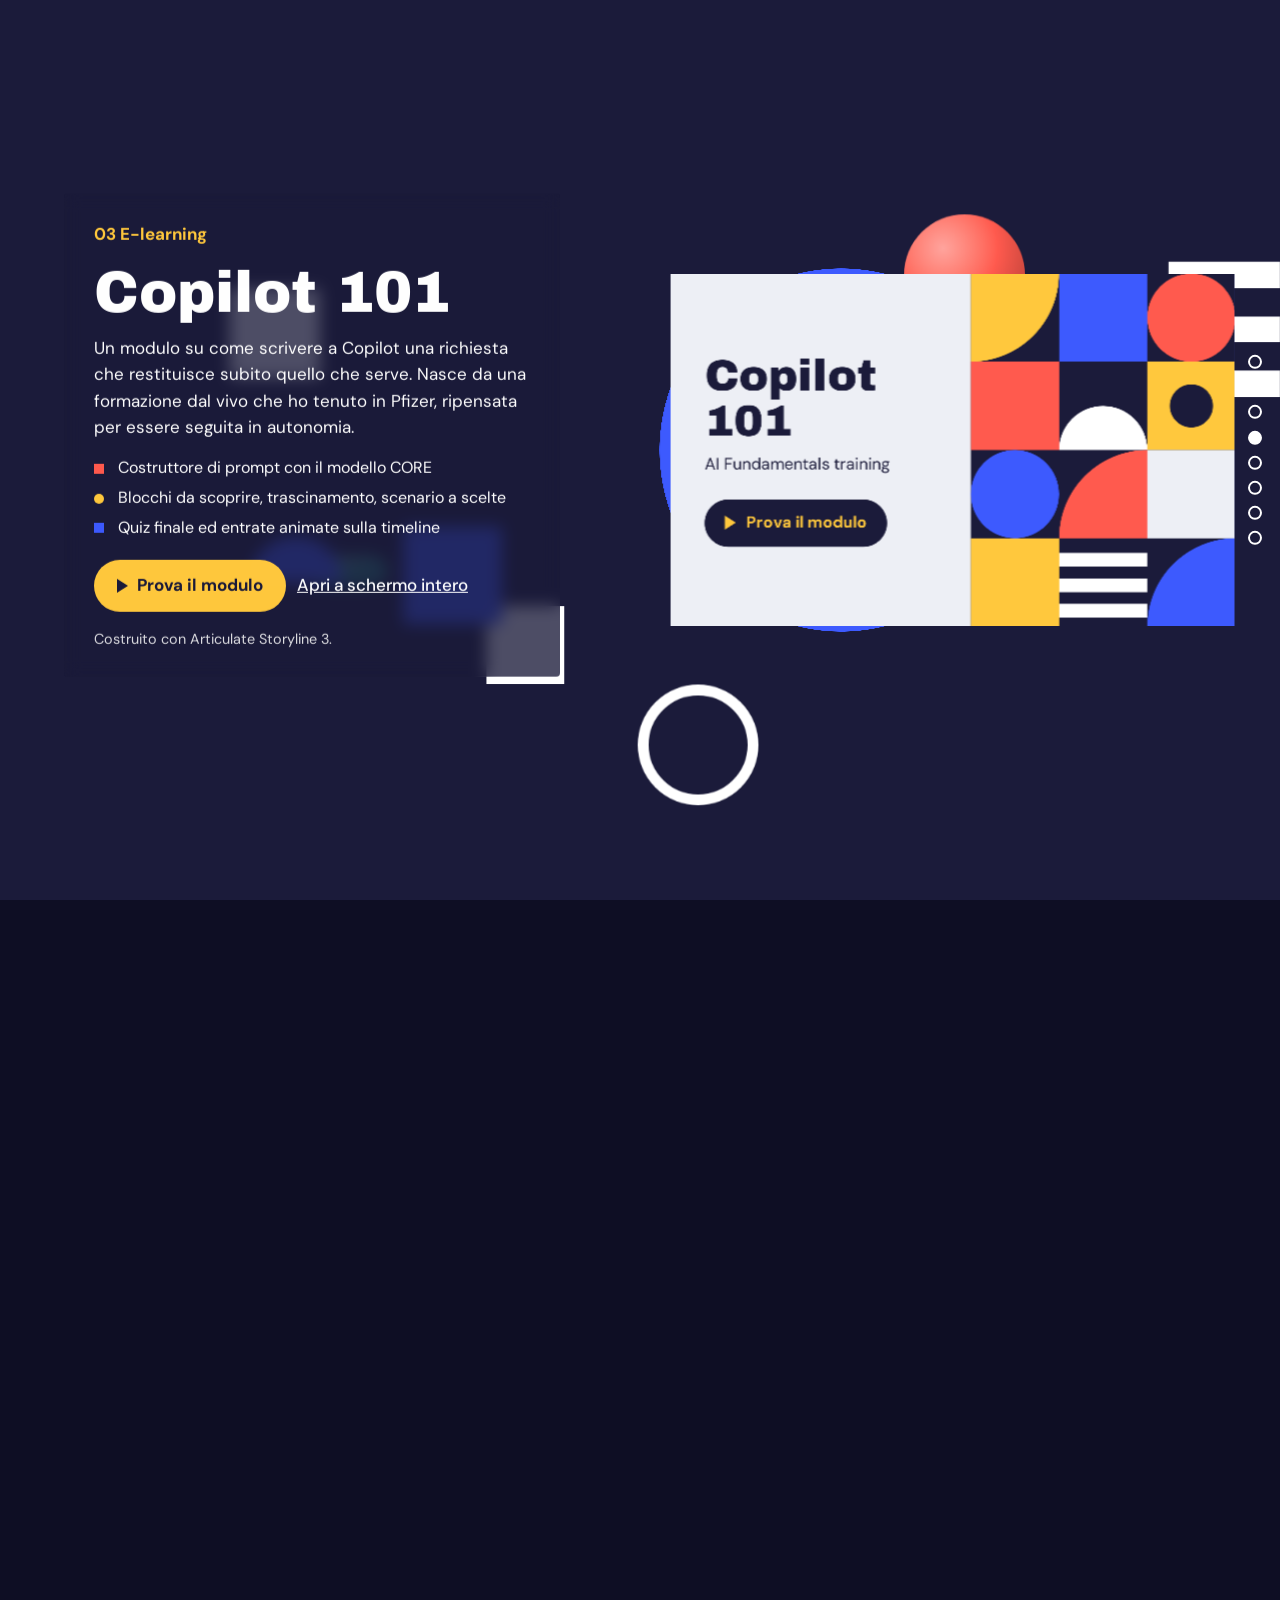
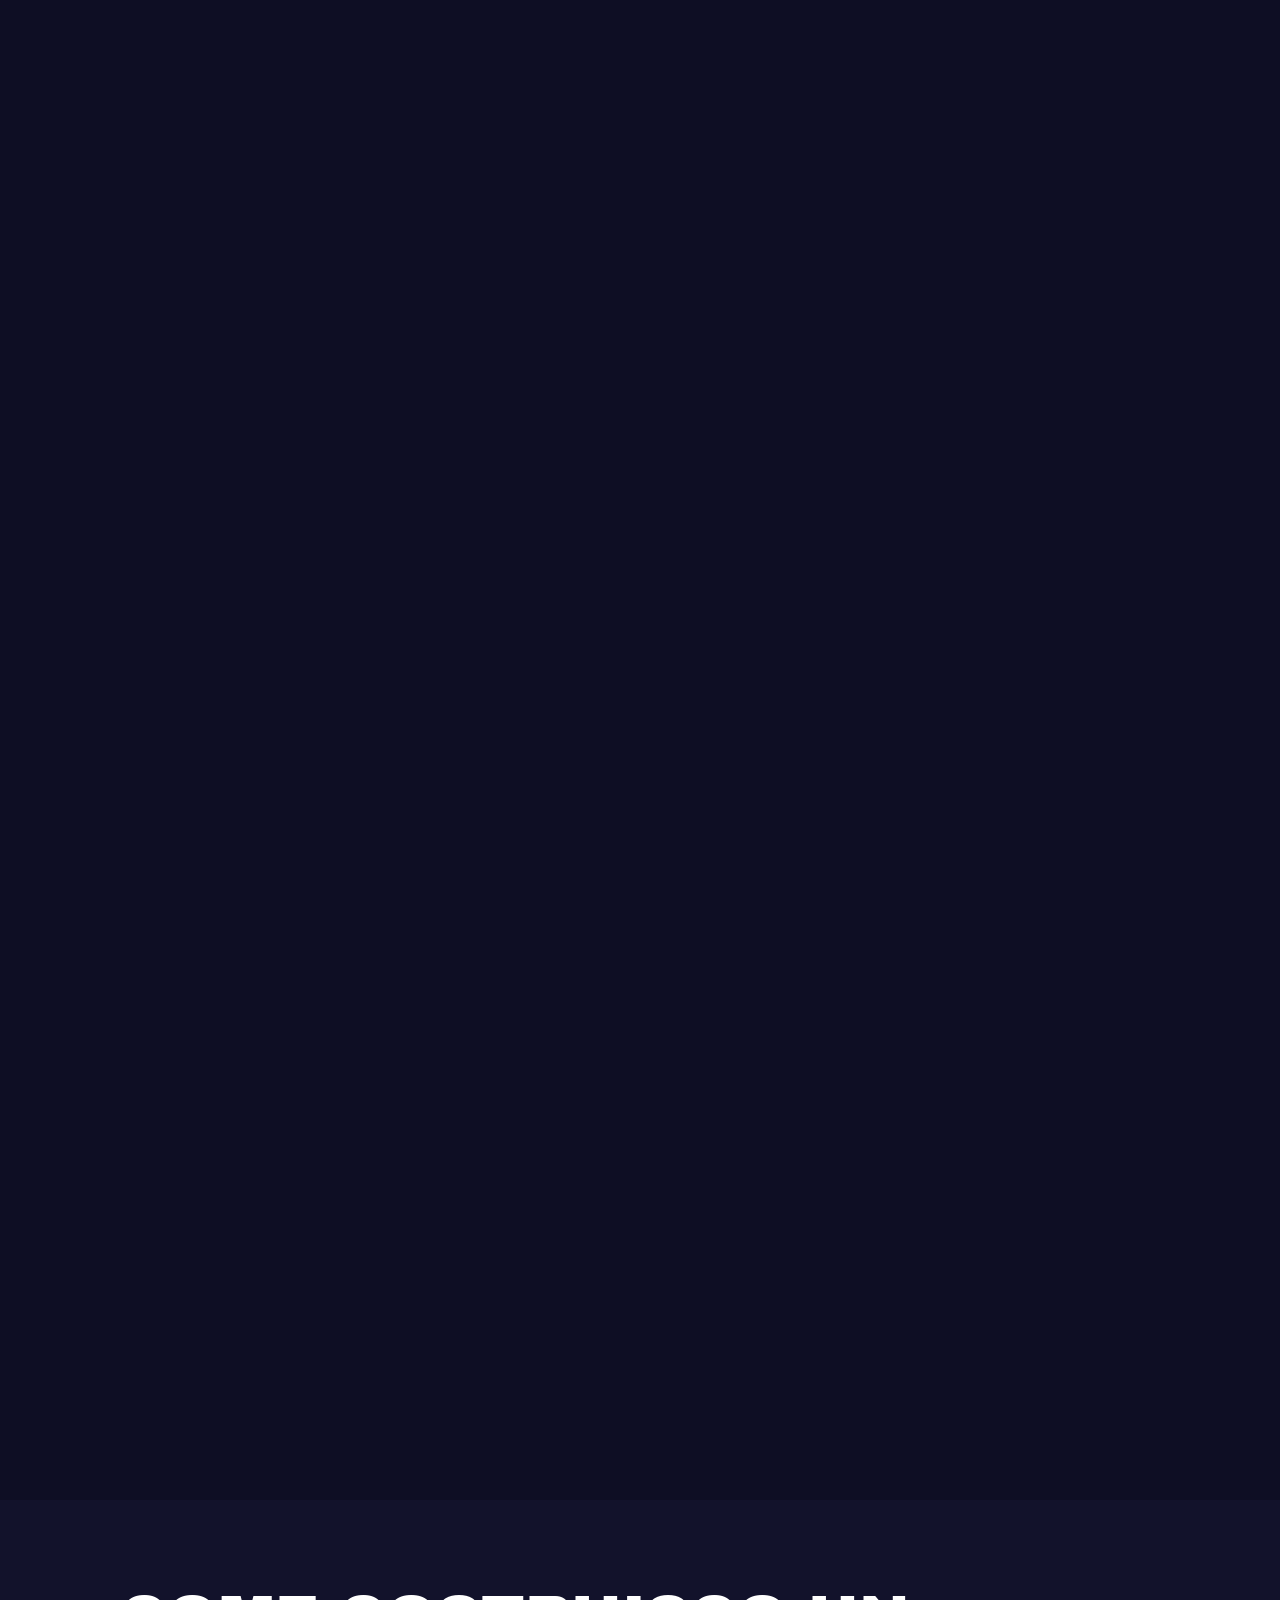
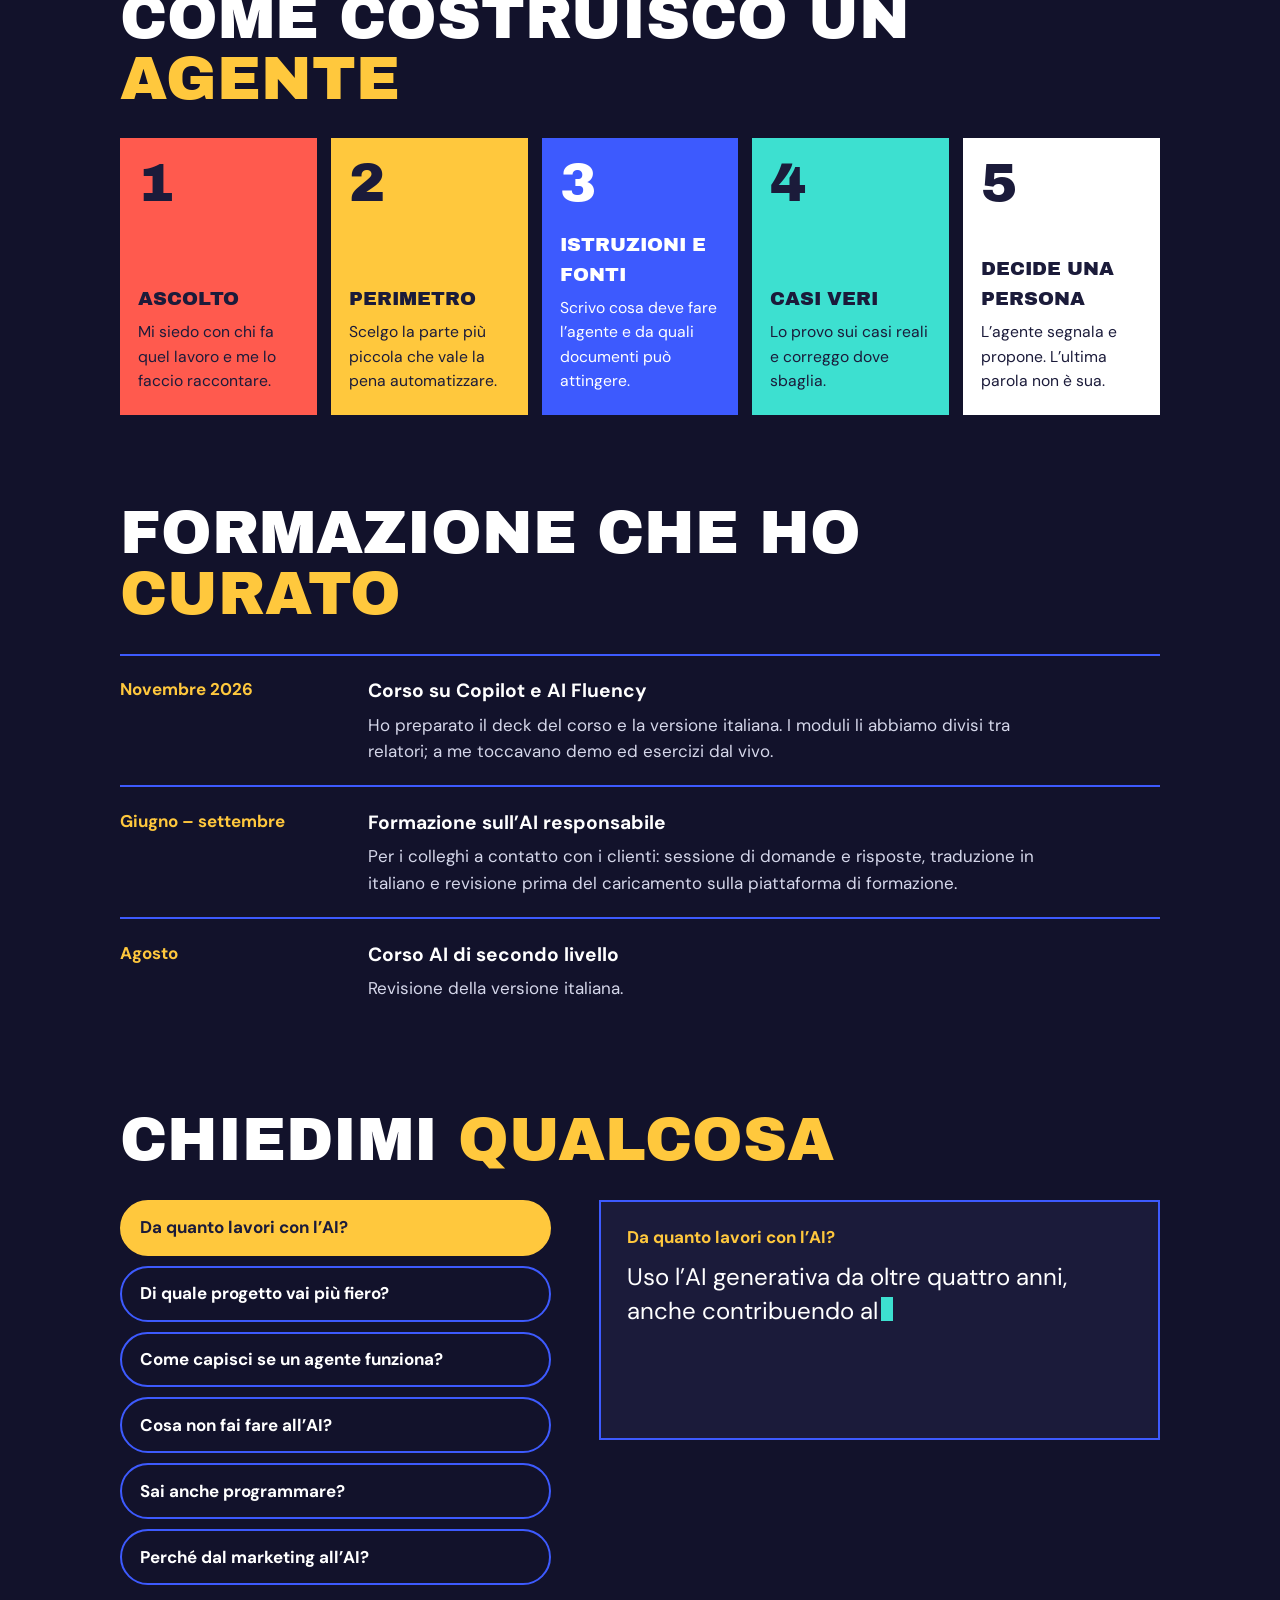
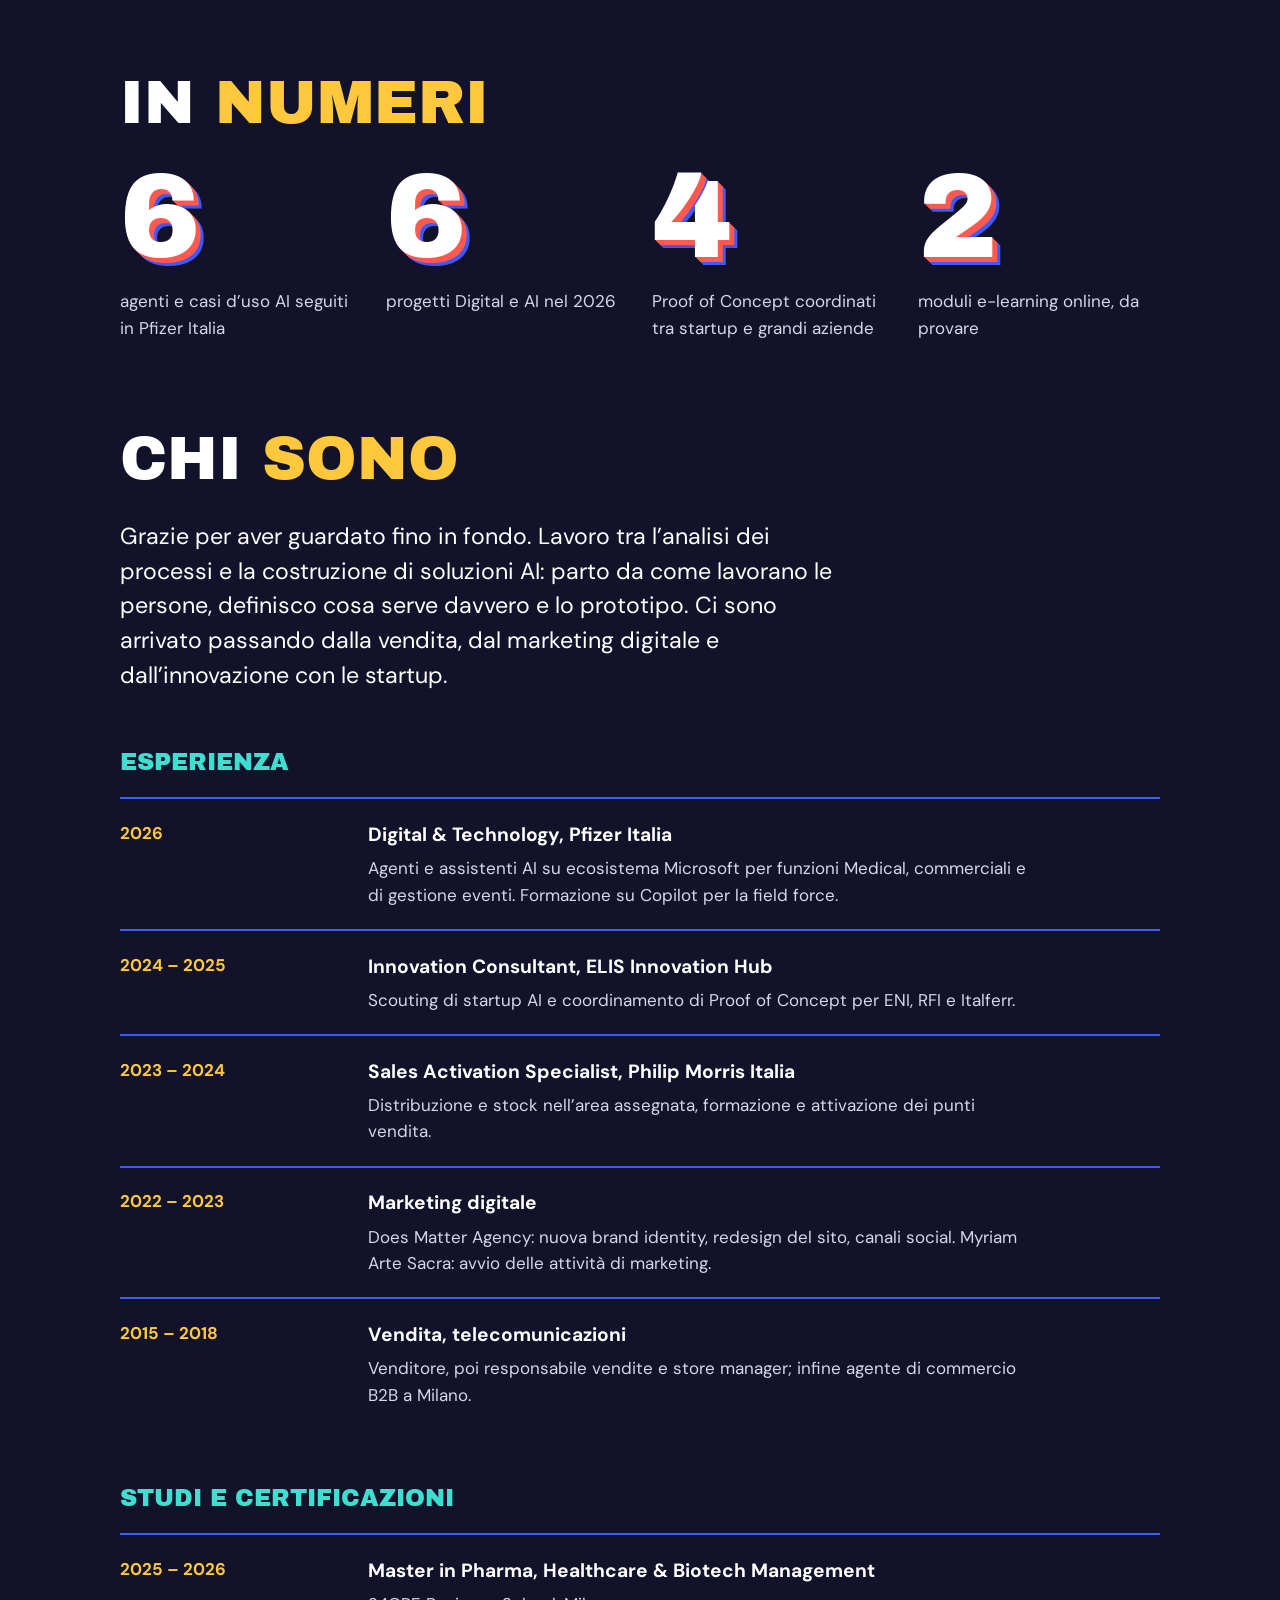
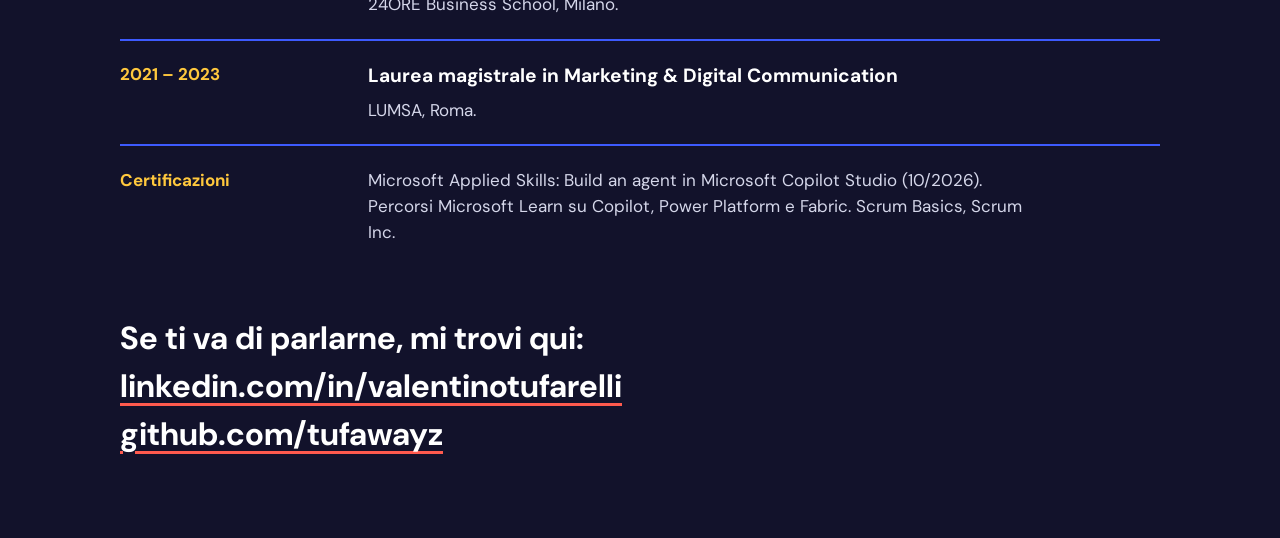
<file: lab/index.html>
<!doctype html>
<html lang="it">
<head>
<meta charset="utf-8">
<meta name="viewport" content="width=device-width, initial-scale=1">
<title>Valentino Tufarelli, portfolio</title>
<meta name="description" content="Agenti AI e automazioni, moduli e-learning, progetti di innovazione e strategie di marketing: il portfolio completo di Valentino Tufarelli.">
<link rel="preconnect" href="https://fonts.googleapis.com">
<link rel="preconnect" href="https://fonts.gstatic.com" crossorigin>
<link href="https://fonts.googleapis.com/css2?family=Archivo+Black&family=DM+Sans:opsz,wght@9..40,400;9..40,500;9..40,700&family=Lora:ital,wght@1,700&family=Poppins:wght@400;600;700&family=Space+Grotesk:wght@500;700&display=swap" rel="stylesheet">
<style>
*,*::before,*::after{box-sizing:border-box}
html{background:#0E0E24}
body{margin:0;color:#fff;font-family:"DM Sans",system-ui,-apple-system,"Segoe UI",sans-serif;font-size:1.0625rem;line-height:1.55;overflow-x:hidden}
a{color:inherit}
button{font:inherit;color:inherit;cursor:pointer}
:focus-visible{outline:3px solid #FFC83D;outline-offset:3px}

/* ---------- scena 3D ---------- */
#scene{position:fixed;inset:0;overflow:hidden;perspective:1000px;background:#0E0E24;z-index:0}
#world{position:absolute;left:50%;top:50%;width:0;height:0;transform-style:preserve-3d;will-change:transform}
.obj{position:absolute;left:0;top:0;transform-style:preserve-3d;will-change:opacity}
.in{position:absolute;transform-style:preserve-3d}
@keyframes spin{from{transform:rotateX(var(--rx,20deg)) rotateY(0deg)}to{transform:rotateX(var(--rx,20deg)) rotateY(360deg)}}
@keyframes tumble{from{transform:rotateX(0deg) rotateY(0deg) rotateZ(0deg)}to{transform:rotateX(360deg) rotateY(720deg) rotateZ(360deg)}}
@keyframes bob{from{transform:translateY(-14px)}to{transform:translateY(14px)}}
@keyframes sway{from{transform:rotateY(var(--ry0)) rotateX(5deg) translateY(-8px)}to{transform:rotateY(var(--ry1)) rotateX(-2deg) translateY(8px)}}
.ball{border-radius:50%;background:radial-gradient(circle at 32% 28%,color-mix(in srgb,var(--c) 55%,#fff) 0,var(--c) 46%,color-mix(in srgb,var(--c) 62%,#000) 100%);animation:bob var(--d,5s) ease-in-out infinite alternate}
.ball.clay{background:radial-gradient(circle at 34% 30%,color-mix(in srgb,var(--c) 60%,#fff) 0,var(--c) 55%,color-mix(in srgb,var(--c) 82%,#1F3A5F) 100%)}
.ball.glow{box-shadow:0 0 50px 8px color-mix(in srgb,var(--c) 60%,transparent)}
.flat{animation:spin var(--d,14s) linear infinite}
.flat.quarter{background:var(--c);border-radius:100% 0 0 0}
.flat.semi{background:var(--c);border-radius:999px 999px 0 0}
.flat.disc{background:var(--c);border-radius:50%}
.flat.ring{border:solid var(--c);border-radius:50%}
.flat.stripes{background:repeating-linear-gradient(var(--c) 0 16%,transparent 16% 33.3%)}
.flat.dots{background:radial-gradient(circle,var(--c) 0 30%,transparent 32%) 0 0/14px 14px}
.still{animation:none;transform:rotateX(var(--rx,0deg)) rotateY(var(--ry,0deg))}
.cube{animation:tumble var(--d,22s) linear infinite}
.cube i{position:absolute;inset:0;display:block;background:var(--c)}
.cube i:nth-child(1){transform:translateZ(var(--h))}
.cube i:nth-child(2){transform:rotateY(180deg) translateZ(var(--h));background:color-mix(in srgb,var(--c) 60%,#000)}
.cube i:nth-child(3){transform:rotateY(90deg) translateZ(var(--h));background:color-mix(in srgb,var(--c) 80%,#000)}
.cube i:nth-child(4){transform:rotateY(-90deg) translateZ(var(--h));background:color-mix(in srgb,var(--c) 72%,#000)}
.cube i:nth-child(5){transform:rotateX(90deg) translateZ(var(--h));background:color-mix(in srgb,var(--c) 80%,#fff)}
.cube i:nth-child(6){transform:rotateX(-90deg) translateZ(var(--h));background:color-mix(in srgb,var(--c) 50%,#000)}
.pill{border-radius:999px;background:linear-gradient(160deg,color-mix(in srgb,var(--c) 60%,#fff),var(--c) 55%,color-mix(in srgb,var(--c) 80%,#1F3A5F));animation:bob var(--d,6s) ease-in-out infinite alternate}
.donut{border-radius:50%;background:radial-gradient(circle,transparent 36%,color-mix(in srgb,var(--c) 78%,#1F3A5F) 37%,var(--c) 52%,color-mix(in srgb,var(--c) 60%,#fff) 60%,var(--c) 68%,transparent 69%);animation:spin var(--d,18s) linear infinite}

.name{left:0;top:0;transform:translate(-50%,-50%);white-space:nowrap;text-align:center;font-family:"Archivo Black","DM Sans",sans-serif;font-size:150px;line-height:.9;letter-spacing:-.02em;color:#fff;text-transform:uppercase;
  text-shadow:1px 1px 0 #FF5A4E,2px 2px 0 #FF5A4E,3px 3px 0 #FF5A4E,4px 4px 0 #FF5A4E,5px 5px 0 #FF5A4E,6px 6px 0 #FF5A4E,7px 7px 0 #FF5A4E,8px 8px 0 #FF5A4E,9px 9px 0 #FF5A4E,10px 10px 0 #FF5A4E,11px 11px 0 #FF5A4E,12px 12px 0 #FF5A4E,13px 13px 0 #3D5AFE,14px 14px 0 #3D5AFE,15px 15px 0 #3D5AFE,16px 16px 0 #3D5AFE,17px 17px 0 #3D5AFE,18px 18px 0 #3D5AFE}
.name span{display:block}
.name span + span{color:#FFC83D}

/* lastre 3D: schede e schermi dei progetti */
.slab{width:var(--w);height:var(--h);left:calc(var(--w) / -2);top:calc(var(--h) / -2);animation:sway 6s ease-in-out infinite alternate}
.slab .face{position:absolute;inset:0;transform:translateZ(14px);border:0;padding:0;overflow:hidden;display:flex;align-items:stretch;text-align:left}
.slab .back{position:absolute;inset:0;transform:rotateY(180deg) translateZ(14px);background:var(--edge)}
.slab .lr,.slab .tb{position:absolute;background:var(--edge)}
.slab .lr{width:28px;height:100%;top:0;left:calc(50% - 14px)}
.slab .tb{height:28px;width:100%;left:0;top:calc(50% - 14px)}
.slab .l{transform:rotateY(-90deg) translateZ(calc(var(--w) / 2))}
.slab .r{transform:rotateY(90deg) translateZ(calc(var(--w) / 2));filter:brightness(.8)}
.slab .t{transform:rotateX(90deg) translateZ(calc(var(--h) / 2));filter:brightness(1.15)}
.slab .b{transform:rotateX(-90deg) translateZ(calc(var(--h) / 2));filter:brightness(.7)}
/* agenti */
.f-ai{background:linear-gradient(150deg,#232879,#12143D);color:#fff;font-family:"Space Grotesk","DM Sans",sans-serif;flex-direction:column;justify-content:space-between;padding:20px 22px!important}
.f-ai .tag{font-size:13px;font-weight:700;color:#3DE0D0}
.f-ai .ttl{font-size:21px;font-weight:700;line-height:1.12}
.f-ai .go{align-self:flex-start;font-size:13px;font-weight:700;background:#3DE0D0;color:#0B0F2E;border-radius:999px;padding:5px 12px}
/* moduli */
.f-mod .txt{flex:1;display:flex;flex-direction:column;justify-content:center;padding:34px}
.f-mod .nm{display:block;line-height:1.02;margin-bottom:8px}
.f-mod .sb{display:block;margin-bottom:22px;font-size:16px}
.f-mod .go{align-self:flex-start;display:inline-flex;align-items:center;gap:10px;font-weight:700;font-size:16px;padding:11px 20px;border-radius:999px}
.f-mod .go::before{content:"";border-left:11px solid currentColor;border-top:7px solid transparent;border-bottom:7px solid transparent}
.f-mod svg{height:100%;width:auto;flex:none;display:block}
.m1{background:#EDEFF5;color:#1B1B3A}
.m1 .nm{font-family:"Archivo Black",sans-serif;font-size:44px}
.m1 .go{background:#1B1B3A;color:#FFC83D}
.m2{background:#fff;color:#1F3A5F;font-family:"Poppins",sans-serif}
.m2 .nm{font-weight:600;font-size:36px}
.m2 .go{background:#1F3A5F;color:#fff}
.m2 svg{padding:16px 16px 16px 0}
/* proof of concept */
.f-poc{background:#fff;color:#1B1B3A;flex-direction:column;justify-content:center;padding:18px 20px!important}
.f-poc .tag{font-size:12px;font-weight:700;color:#FF5A4E;margin-bottom:6px}
.f-poc .ttl{font-family:"Archivo Black",sans-serif;font-size:23px;line-height:1.05}
/* project work */
.f-mkt{background:#F1EEE8;color:#1E1E1E;flex-direction:column;justify-content:space-between;padding:16px 18px!important;border:2px solid #2337C6!important}
.f-mkt .tag{font-size:12px;font-weight:700;color:#E23A1C}
.f-mkt .ttl{font-family:"Lora",Georgia,serif;font-style:italic;font-weight:700;font-size:27px;line-height:1.02;color:#2337C6}
.f-mkt .go{align-self:flex-start;font-size:12px;font-weight:700;background:#2337C6;color:#F1EEE8;padding:4px 10px}
.f-ai.sm{padding:14px 16px!important}.f-ai.sm .ttl{font-size:19px}.f-ai.sm .tag{font-size:12px}.f-ai.sm .go{font-size:12px;padding:4px 10px}

/* cubo da girare */
.cube4{width:var(--s);height:var(--s);left:calc(var(--s) / -2);top:calc(var(--s) / -2)}
.spin{position:absolute;inset:0;transform-style:preserve-3d;transition:transform .9s cubic-bezier(.2,.8,.2,1);cursor:grab;touch-action:pan-y}
.cube4 .spin{transform:translateZ(calc(var(--s) / -2)) rotateX(-10deg) rotateY(calc(var(--ang,0deg) - 22deg))}
.dragging .spin{transition:none;cursor:grabbing}
.fc{position:absolute;inset:0;display:flex;flex-direction:column;justify-content:space-between;padding:26px 28px;overflow:hidden;user-select:none;-webkit-user-select:none}
.fc:nth-child(1){transform:rotateY(0deg) translateZ(calc(var(--s) / 2))}
.fc:nth-child(2){transform:rotateY(90deg) translateZ(calc(var(--s) / 2))}
.fc:nth-child(3){transform:rotateY(180deg) translateZ(calc(var(--s) / 2))}
.fc:nth-child(4){transform:rotateY(270deg) translateZ(calc(var(--s) / 2))}
.cap{position:absolute;inset:0;background:var(--cap)}
.cap.t{transform:rotateX(90deg) translateZ(calc(var(--s) / 2))}
.cap.b{transform:rotateX(-90deg) translateZ(calc(var(--s) / 2))}
.fc .lb{font-size:17px;font-weight:700}
.fc .bg{font-family:"Archivo Black","DM Sans",sans-serif;font-size:58px;line-height:.92;letter-spacing:-.02em;text-transform:uppercase}
.fc .tg{font-size:15px;font-weight:700;opacity:.85}
.fc .no{position:absolute;right:22px;top:16px;font-family:"Archivo Black",sans-serif;font-size:30px;opacity:.35}
.riso .fc .bg{font-family:"Lora",Georgia,serif;font-style:italic;font-weight:700;text-transform:none;font-size:62px;letter-spacing:-.01em}
/* ruota dei progetti */
.ring{width:0;height:0}
.ring .spin{transform:translateZ(calc(var(--r) * -1)) rotateX(-7deg) rotateY(var(--ang,0deg));inset:auto;left:0;top:0;width:0;height:0}
.pn{position:absolute;width:250px;height:170px;left:-125px;top:-85px;transform-style:preserve-3d;transform:rotateY(calc(var(--i) * 45deg)) translateZ(var(--r));cursor:pointer;user-select:none;-webkit-user-select:none}
.pn .ft,.pn .bk{position:absolute;inset:0;backface-visibility:hidden;-webkit-backface-visibility:hidden}
.pn .ft{display:flex;flex-direction:column;justify-content:space-between;padding:16px 18px}
.pn .bk{transform:rotateY(180deg);background:#241457;border:2px solid #3DE0D0}
.pn .when{font-size:14px;font-weight:700}
.pn .ti{font-family:"Archivo Black","DM Sans",sans-serif;font-size:24px;line-height:1;text-transform:uppercase}
.pn .no{font-family:"Archivo Black",sans-serif;font-size:20px;opacity:.5;align-self:flex-end}
/* testo che cambia insieme alla forma */
.live{min-height:9.2rem;margin:0 0 1rem}
.live h3{font-size:1.15rem;margin:0 0 .35rem;color:var(--ac)}
.live p{margin:0;font-size:1.05rem}
.live.swap{animation:swap .45s ease}
@keyframes swap{from{opacity:0;transform:translateY(8px)}to{opacity:1;transform:none}}
.pick{display:flex;flex-wrap:wrap;gap:.4rem;margin:0 0 1rem}
.pick button{border:1.5px solid var(--ac);border-radius:999px;padding:.22rem .75rem;font-weight:700;font-size:.88rem;background:transparent;color:inherit}
.pick button[aria-pressed="true"]{background:var(--ac);color:var(--on)}
.ctl{display:flex;align-items:center;gap:.7rem}
.ctl button{width:44px;height:44px;border-radius:50%;border:2px solid currentColor;background:transparent;position:relative}
.ctl button::before{content:"";position:absolute;left:50%;top:50%;width:10px;height:10px;border-top:2.5px solid currentColor;border-right:2.5px solid currentColor;transform:translate(-70%,-50%) rotate(45deg)}
.ctl button.pv::before{transform:translate(-30%,-50%) rotate(-135deg)}
.ctl .count{font-weight:700;min-width:3.2rem;text-align:center}
.ctl .hintt{font-size:.88rem;opacity:.8;margin-left:.3rem}
@media (max-width:760px){.live{min-height:6.6rem;margin-bottom:.7rem}.live p{font-size:.95rem}.ctl .hintt,.side .intro{display:none}.pick{margin-bottom:.7rem}.pick button{font-size:.8rem;padding:.18rem .6rem}}
@media (prefers-reduced-motion:reduce){.spin{transition:none}.live.swap{animation:none}}

/* ---------- testi sopra la scena ---------- */
.journey{position:relative;z-index:1;height:700vh;pointer-events:none}
.panel{position:fixed;z-index:2;opacity:0;pointer-events:none;will-change:opacity,transform}
.panel.on{pointer-events:auto}
.p0{left:0;right:0;bottom:6vh;text-align:center;padding:0 1.5rem}
.p0 .role{font-size:clamp(1.05rem,2vw,1.35rem);max-width:40rem;margin:0 auto 1.2rem}
.p0 .role strong{display:block;font-size:1.25em;margin-bottom:.2rem;color:#FFC83D}
.p0 .scroll{display:inline-flex;flex-direction:column;align-items:center;gap:.5rem;font-weight:700;color:#FFC83D}
.p0 .scroll::after{content:"";width:14px;height:14px;border-right:3px solid currentColor;border-bottom:3px solid currentColor;transform:rotate(45deg);animation:bob 1s ease-in-out infinite alternate}
.side{top:50%;width:min(31rem,40vw);padding:1.7rem 1.9rem;margin-top:-16rem;backdrop-filter:blur(8px);-webkit-backdrop-filter:blur(8px);border-radius:4px}
.left{left:5vw}.right{right:6vw}
.num{margin:0 0 .5rem;font-weight:700}
.panel h2{margin:0 0 .8rem;line-height:1.02}
.panel p{margin:0 0 1rem}
.feat{list-style:none;margin:0 0 1.2rem;padding:0;font-size:1rem}
.feat li{position:relative;padding-left:1.5rem;margin-bottom:.3rem}
.feat li::before{content:"";position:absolute;left:0;top:.48em;width:.62rem;height:.62rem;background:var(--ac)}
.btns{display:flex;flex-wrap:wrap;gap:.7rem;align-items:center}
.act{border:0;font-weight:700;padding:.8rem 1.4rem;border-radius:999px;display:inline-flex;align-items:center;gap:.6rem;background:var(--ac);color:var(--on)}
.act.playicon::before{content:"";border-left:.7rem solid currentColor;border-top:.45rem solid transparent;border-bottom:.45rem solid transparent}
.full{font-weight:500}
.tool{font-size:.9rem;opacity:.85;margin:1rem 0 0!important}
/* i cinque mondi */
.w-ai{--ac:#3DE0D0;--on:#0B0F2E;background:rgba(11,15,46,.78);font-family:"Space Grotesk","DM Sans",sans-serif}
.w-ai .num{color:#3DE0D0}.w-ai h2{font-weight:700;font-size:clamp(2.1rem,4.4vw,3.4rem);letter-spacing:-.02em}
.w-co{--ac:#FFC83D;--on:#1B1B3A;background:rgba(27,27,58,.78)}
.w-co .num{color:#FFC83D}.w-co h2{font-family:"Archivo Black",sans-serif;font-weight:400;font-size:clamp(2.2rem,4.6vw,3.6rem)}
.w-co .feat li:nth-child(3n+1)::before{background:#FF5A4E}.w-co .feat li:nth-child(3n+2)::before{background:#FFC83D;border-radius:50%}.w-co .feat li:nth-child(3n)::before{background:#3D5AFE}
.w-on{--ac:#2A9D8F;--on:#fff;background:rgba(255,255,255,.84);color:#1F3A5F;font-family:"Poppins","DM Sans",sans-serif;border-radius:28px}
.w-on .num{color:#2A9D8F}.w-on h2{font-weight:600;font-size:clamp(2rem,4vw,3rem);letter-spacing:-.01em}.w-on .feat li::before{border-radius:50%}
.w-el .live h3{color:#D43A2F}.w-el{--ac:#1B1B3A;--on:#FFC83D;background:rgba(255,255,255,.88);color:#1B1B3A}
.w-el .num{color:#D43A2F}.w-el h2{font-family:"Archivo Black",sans-serif;font-weight:400;font-size:clamp(2.1rem,4.4vw,3.4rem)}
.w-mk{--ac:#2337C6;--on:#F1EEE8;background:rgba(241,238,232,.9);color:#1E1E1E;border-top:2px solid #2337C6;border-bottom:2px solid #2337C6;border-radius:0}
.w-mk .num{color:#E23A1C}.w-mk h2{font-family:"Lora",Georgia,serif;font-style:italic;font-weight:700;color:#2337C6;font-size:clamp(2.2rem,4.6vw,3.6rem)}
@media (max-width:760px){
  .side{left:1rem;right:1rem;width:auto;top:4.2rem;margin-top:0;padding:1.1rem 1.2rem}
  .feat,.tool{display:none}
  .panel p{font-size:.96rem;margin-bottom:.8rem}
}

/* indice a pallini */
.dots{position:fixed;right:1.1rem;top:50%;transform:translateY(-50%);z-index:6;display:flex;flex-direction:column;gap:.7rem}
.dots button{position:relative;width:14px;height:14px;border-radius:50%;border:2px solid #fff;background:transparent;padding:0;mix-blend-mode:difference}
.dots button[aria-current="true"]{background:#fff}
.dots button span{position:absolute;right:1.5rem;top:50%;transform:translateY(-50%);white-space:nowrap;font-size:.85rem;font-weight:700;color:#fff;opacity:0;pointer-events:none}
.dots button:hover span,.dots button:focus-visible span{opacity:1}
@media (max-width:760px){.dots{display:none}}

/* ---------- ultima sezione ---------- */
.more{position:relative;z-index:5;background:#12122B;color:#fff;padding:5.5rem 0 3rem}
.wrap{max-width:68rem;margin:0 auto;padding:0 1.5rem}
.more h2{font-family:"Archivo Black",sans-serif;font-weight:400;font-size:clamp(2.4rem,7vw,5rem);line-height:.98;margin:0 0 2rem;text-transform:uppercase}
.more h2 em{font-style:normal;color:#FFC83D}
.more h3.sec{font-family:"Archivo Black",sans-serif;font-weight:400;font-size:1.5rem;margin:3.2rem 0 1rem;color:#3DE0D0;text-transform:uppercase}
.bio{font-size:clamp(1.15rem,2.2vw,1.45rem);line-height:1.5;max-width:46rem;margin:0 0 1rem}
.item{border-top:2px solid #3D5AFE;padding:1.3rem 0;display:grid;gap:.3rem 2.5rem}
@media (min-width:48rem){.item{grid-template-columns:13rem 1fr}}
.item .when{color:#FFC83D;font-weight:700;margin:0}
.item h3{margin:0 0 .35rem;font-size:1.2rem}
.item p{margin:0;max-width:42rem;color:#D5D7EA}
.contact{margin-top:3rem;font-size:clamp(1.3rem,3vw,2rem);font-weight:700;line-height:1.5}
.contact a{text-decoration-color:#FF5A4E;text-underline-offset:.2em}

.more .sec2{font-family:"Archivo Black",sans-serif;font-weight:400;font-size:clamp(2rem,5.5vw,3.8rem);line-height:1;margin:5.5rem 0 1.8rem;text-transform:uppercase}
.more .sec2:first-child{margin-top:0}
.sec2 em{font-style:normal;color:#FFC83D}
.steps{list-style:none;margin:0;padding:0;display:grid;gap:14px;grid-template-columns:repeat(auto-fit,minmax(190px,1fr))}
.steps li{padding:18px 18px 22px;min-height:210px;display:flex;flex-direction:column;color:#1B1B3A}
.steps li:nth-child(1){background:#FF5A4E}.steps li:nth-child(2){background:#FFC83D}.steps li:nth-child(3){background:#3D5AFE;color:#fff}.steps li:nth-child(4){background:#3DE0D0}.steps li:nth-child(5){background:#fff}
.steps .n{font-family:"Archivo Black",sans-serif;font-size:3.4rem;line-height:1;margin-bottom:auto}
.steps h3{font-family:"Archivo Black",sans-serif;font-weight:400;font-size:1.2rem;margin:1.2rem 0 .4rem;text-transform:uppercase}
.steps p{margin:0;font-size:.98rem}
.ask{display:grid;gap:1.5rem 3rem}
@media (min-width:56rem){.ask{grid-template-columns:minmax(0,1fr) minmax(0,1.3fr);align-items:start}}
.qs{list-style:none;margin:0;padding:0;display:flex;flex-direction:column;gap:10px}
.qs button{width:100%;text-align:left;border:2px solid #3D5AFE;background:transparent;color:#fff;padding:.8rem 1.1rem;font-weight:700;border-radius:999px;transition:background .2s,color .2s,transform .2s}
.qs button:hover{transform:translateX(6px)}
.qs button[aria-pressed="true"]{background:#FFC83D;border-color:#FFC83D;color:#1B1B3A}
.answer{background:#1B1B3A;border:2px solid #3D5AFE;padding:1.4rem 1.6rem;min-height:15rem}
.answer .q{color:#FFC83D;font-weight:700;margin:0 0 .6rem;min-height:1.4em}
.answer .a{font-size:clamp(1.15rem,2vw,1.5rem);line-height:1.4;margin:0;color:#fff}
.answer .a::after{content:"";display:inline-block;width:.5em;height:1em;background:#3DE0D0;margin-left:.15em;vertical-align:-.12em;animation:blink 1s steps(1) infinite}
@keyframes blink{50%{opacity:0}}
.figs{display:grid;grid-template-columns:repeat(2,1fr);gap:2.2rem 1.5rem;margin:0}
@media (min-width:56rem){.figs{grid-template-columns:repeat(4,1fr)}}
.figs dt{font-family:"Archivo Black",sans-serif;font-size:clamp(4rem,10vw,7.5rem);line-height:.9;color:#fff;text-shadow:1px 1px 0 #FF5A4E,2px 2px 0 #FF5A4E,3px 3px 0 #FF5A4E,4px 4px 0 #FF5A4E,5px 5px 0 #FF5A4E,6px 6px 0 #3D5AFE,7px 7px 0 #3D5AFE,8px 8px 0 #3D5AFE}
.figs dd{margin:1.1rem 0 0;color:#D5D7EA;max-width:15rem}
@media (prefers-reduced-motion:reduce){.answer .a::after{animation:none}}
/* ---------- scheda progetto ---------- */
#sheet,#player{position:fixed;inset:0;z-index:60;display:none;background:rgba(8,8,24,.93)}
#sheet{overflow:auto;padding:4.5rem 4vw 4rem}
#sheet.open,#player.open{display:block}
.card{max-width:60rem;margin:0 auto;background:#15173F;border-radius:10px;padding:clamp(1.3rem,4vw,2.6rem);--ac:#3DE0D0}
.card .k{color:var(--ac);font-weight:700;margin:0 0 .5rem}
.card h2{font-family:"Archivo Black",sans-serif;font-weight:400;font-size:clamp(1.8rem,4.5vw,3rem);line-height:1.05;margin:0 0 1.2rem}
.card p{margin:0 0 1rem;max-width:46rem;color:#E4E6F5}
.facts{display:grid;grid-template-columns:repeat(auto-fit,minmax(11rem,1fr));gap:1rem 1.5rem;margin:0 0 1.6rem;padding:1rem 0;border-top:1px solid #343878;border-bottom:1px solid #343878}
.facts dt{color:var(--ac);font-weight:700;font-size:.9rem}
.facts dd{margin:.1rem 0 0}
.flow{list-style:none;margin:1.6rem 0;padding:0;display:grid;gap:.7rem;counter-reset:st}
@media (min-width:48rem){.flow{grid-template-columns:repeat(4,1fr)}}
.flow li{counter-increment:st;background:#1F2360;border-left:4px solid var(--ac);padding:.9rem 1rem .9rem 1rem;font-size:.98rem}
.flow li::before{content:counter(st);display:block;font-family:"Archivo Black",sans-serif;font-size:1.5rem;color:var(--ac);line-height:1;margin-bottom:.35rem}
.gal{display:grid;gap:1rem;margin-top:1.6rem}
.gal img{width:100%;height:auto;display:block;border-radius:4px;background:#0B0B22}
.note{font-size:.92rem;color:#AEB2D6!important}
.others{margin:0 0 1rem;padding-left:1.2rem;color:#E4E6F5}
.others li{margin-bottom:.5rem}
.x{position:fixed;top:1rem;right:4vw;z-index:61;border:0;background:#FFC83D;color:#1B1B3A;font-weight:700;border-radius:999px;padding:.55rem 1.2rem}
#player{padding:4.2rem 3vw 3vh}
#player iframe{width:100%;height:100%;border:0;background:#fff;border-radius:6px}

@media (prefers-reduced-motion:reduce){.ball,.flat,.cube,.pill,.donut,.slab,.p0 .scroll::after{animation:none!important}}
.nojs #scene,.nojs .dots{display:none}.nojs .journey{height:auto;pointer-events:auto;padding:3rem 1.5rem}.nojs .panel{position:static;opacity:1;pointer-events:auto;margin:0 auto 2rem;width:auto;max-width:40rem}
</style>
</head>
<body class="nojs">

<div id="scene" aria-hidden="true"><div id="world"></div></div>

<nav class="dots" aria-label="Sezioni">
  <button type="button" data-i="0"><span>Inizio</span></button>
  <button type="button" data-i="1"><span>Agenti AI</span></button>
  <button type="button" data-i="2"><span>Progetti</span></button>
  <button type="button" data-i="3"><span>E-learning: Copilot 101</span></button>
  <button type="button" data-i="4"><span>E-learning: onboarding</span></button>
  <button type="button" data-i="5"><span>Innovazione</span></button>
  <button type="button" data-i="6"><span>Vendita e marketing</span></button>
  <button type="button" data-i="7"><span>Metodo e contatti</span></button>
</nav>

<main>
<div class="journey">
  <section class="panel p0">
    <h1 style="position:absolute;left:-9999px">Valentino Tufarelli, portfolio</h1>
    <p class="role"><strong>Ciao, sono Valentino.</strong> Costruisco agenti AI e automazioni, e mi piace che le cose siano anche belle da usare. Qui dentro c’è tutto quello che ho fatto.</p>
    <span class="scroll">Scorri per entrare</span>
  </section>

  <section class="panel side left w-ai">
    <p class="num">01 Agenti AI</p>
    <h2>Agenti AI</h2>
    <p class="intro">Sei agenti e casi d’uso che ho seguito in Pfizer Italia. Scegline uno e gira il cubo: ogni faccia ne racconta un pezzo.</p>
    <div class="pick" id="ag-pick" role="group" aria-label="Scegli un agente"></div>
    <div class="live" id="ag-live" aria-live="polite"><h3></h3><p></p></div>
    <div class="ctl"><button class="pv" type="button" data-prev="ag" aria-label="Precedente"></button><span class="count" id="ag-n"></span><button type="button" data-next="ag" aria-label="Successivo"></button><span class="hintt">oppure trascina</span></div>
  </section>

  <section class="panel side right w-ai">
    <p class="num">02 Progetti</p>
    <h2>Progetti</h2>
    <p class="intro">Otto progetti Digital e AI seguiti nel 2026, oltre agli agenti. Gira la ruota.</p>
    <div class="live" id="pr-live" aria-live="polite"><h3></h3><p></p></div>
    <div class="ctl"><button class="pv" type="button" data-prev="pr" aria-label="Precedente"></button><span class="count" id="pr-n"></span><button type="button" data-next="pr" aria-label="Successivo"></button><span class="hintt">oppure trascina</span></div>
  </section>

  <section class="panel side left w-co">
    <p class="num">03 E-learning</p>
    <h2>Copilot 101</h2>
    <p>Un modulo su come scrivere a Copilot una richiesta che restituisce subito quello che serve. Nasce da una formazione dal vivo che ho tenuto in Pfizer, ripensata per essere seguita in autonomia.</p>
    <ul class="feat">
      <li>Costruttore di prompt con il modello CORE</li>
      <li>Blocchi da scoprire, trascinamento, scenario a scelte</li>
      <li>Quiz finale ed entrate animate sulla timeline</li>
    </ul>
    <div class="btns"><button class="act playicon" type="button" data-play="../copilot/" data-title="Modulo Copilot 101">Prova il modulo</button><a class="full" href="../copilot/" target="_blank" rel="noopener">Apri a schermo intero</a></div>
    <p class="tool">Costruito con Articulate Storyline 3.</p>
  </section>

  <section class="panel side right w-on">
    <p class="num">04 E-learning</p>
    <h2>La tua prima settimana</h2>
    <p>Un onboarding per chi entra in azienda: cosa succede da lunedì a venerdì, a chi rivolgersi e cosa chiudere entro la prima settimana. Stessa tecnica del primo modulo, grafica opposta.</p>
    <ul class="feat">
      <li>Menu a navigazione libera sui cinque giorni</li>
      <li>Consigli nascosti, abbinamenti, checklist</li>
      <li>Illustrazioni dedicate, una per ogni giorno</li>
    </ul>
    <div class="btns"><button class="act playicon" type="button" data-play="../onboarding/" data-title="Modulo La tua prima settimana">Prova il modulo</button><a class="full" href="../onboarding/" target="_blank" rel="noopener">Apri a schermo intero</a></div>
    <p class="tool">Costruito con Articulate Storyline 3.</p>
  </section>

  <section class="panel side right w-el">
    <p class="num">05 Innovazione</p>
    <h2>Startup e Proof of Concept</h2>
    <p class="intro">ELIS Innovation Hub, 2024-2025. Gira il cubo.</p>
    <div class="live" id="el-live" aria-live="polite"><h3></h3><p></p></div>
    <div class="ctl"><button class="pv" type="button" data-prev="el" aria-label="Precedente"></button><span class="count" id="el-n"></span><button type="button" data-next="el" aria-label="Successivo"></button><span class="hintt">oppure trascina</span></div>
  </section>

  <section class="panel side left w-mk">
    <p class="num">06 Vendita e marketing</p>
    <h2>Da dove vengo</h2>
    <p class="intro">Prima dell’AI ho venduto e fatto marketing, per anni. Scegli un capitolo e gira il cubo.</p>
    <div class="pick" id="mk-pick" role="group" aria-label="Scegli un capitolo"></div>
    <div class="live" id="mk-live" aria-live="polite"><h3></h3><p></p></div>
    <div class="ctl"><button class="pv" type="button" data-prev="mk" aria-label="Precedente"></button><span class="count" id="mk-n"></span><button type="button" data-next="mk" aria-label="Successivo"></button><span class="hintt">oppure trascina</span></div>
  </section>
</div>

<section class="more" id="chi-sono">
  <div class="wrap">
    <h2 class="sec2">Come costruisco un <em>agente</em></h2>
    <ol class="steps">
      <li><span class="n">1</span><h3>Ascolto</h3><p>Mi siedo con chi fa quel lavoro e me lo faccio raccontare.</p></li>
      <li><span class="n">2</span><h3>Perimetro</h3><p>Scelgo la parte più piccola che vale la pena automatizzare.</p></li>
      <li><span class="n">3</span><h3>Istruzioni e fonti</h3><p>Scrivo cosa deve fare l’agente e da quali documenti può attingere.</p></li>
      <li><span class="n">4</span><h3>Casi veri</h3><p>Lo provo sui casi reali e correggo dove sbaglia.</p></li>
      <li><span class="n">5</span><h3>Decide una persona</h3><p>L’agente segnala e propone. L’ultima parola non è sua.</p></li>
    </ol>

    <h2 class="sec2">Formazione che ho <em>curato</em></h2>
    <div class="item"><p class="when">Novembre 2026</p><div><h3>Corso su Copilot e AI Fluency</h3><p>Ho preparato il deck del corso e la versione italiana. I moduli li abbiamo divisi tra relatori; a me toccavano demo ed esercizi dal vivo.</p></div></div>
    <div class="item"><p class="when">Giugno – settembre</p><div><h3>Formazione sull’AI responsabile</h3><p>Per i colleghi a contatto con i clienti: sessione di domande e risposte, traduzione in italiano e revisione prima del caricamento sulla piattaforma di formazione.</p></div></div>
    <div class="item"><p class="when">Agosto</p><div><h3>Corso AI di secondo livello</h3><p>Revisione della versione italiana.</p></div></div>

    <h2 class="sec2">Chiedimi <em>qualcosa</em></h2>
    <div class="ask">
      <ul class="qs" id="qs"></ul>
      <div class="answer" aria-live="polite"><p class="q" id="aq"></p><p class="a" id="aa"></p></div>
    </div>

    <h2 class="sec2">In <em>numeri</em></h2>
    <dl class="figs">
      <div><dt data-n="6">6</dt><dd>agenti e casi d’uso AI seguiti in Pfizer Italia</dd></div>
      <div><dt data-n="8">8</dt><dd>progetti Digital e AI nel 2026</dd></div>
      <div><dt data-n="4">4</dt><dd>Proof of Concept coordinati tra startup e grandi aziende</dd></div>
      <div><dt data-n="2">2</dt><dd>moduli e-learning online, da provare</dd></div>
    </dl>

    <h2 class="sec2">Chi <em>sono</em></h2>
    <p class="bio">Grazie per aver guardato fino in fondo. Lavoro tra l’analisi dei processi e la costruzione di soluzioni AI: parto da come lavorano le persone, definisco cosa serve davvero e lo prototipo. Ci sono arrivato passando dalla vendita, dal marketing digitale e dall’innovazione con le startup.</p>
    <h3 class="sec">Esperienza</h3>
    <div class="item"><p class="when">2026</p><div><h3>Digital &amp; Technology, Pfizer Italia</h3><p>Agenti e assistenti AI su ecosistema Microsoft per funzioni Medical, commerciali e di gestione eventi. Formazione su Copilot per la field force.</p></div></div>
    <div class="item"><p class="when">2024 – 2025</p><div><h3>Innovation Consultant, ELIS Innovation Hub</h3><p>Scouting di startup AI e coordinamento di Proof of Concept per ENI, RFI e Italferr.</p></div></div>
    <div class="item"><p class="when">2023 – 2024</p><div><h3>Sales Activation Specialist, Philip Morris Italia</h3><p>Distribuzione e stock nell’area assegnata, formazione e attivazione dei punti vendita.</p></div></div>
    <div class="item"><p class="when">2022 – 2023</p><div><h3>Marketing digitale</h3><p>Does Matter Agency: nuova brand identity, redesign del sito, canali social. Myriam Arte Sacra: avvio delle attività di marketing.</p></div></div>
    <div class="item"><p class="when">2015 – 2018</p><div><h3>Vendita, telecomunicazioni</h3><p>Venditore, poi responsabile vendite e store manager; infine agente di commercio B2B a Milano.</p></div></div>
    <h3 class="sec">Studi e certificazioni</h3>
    <div class="item"><p class="when">2025 – 2026</p><div><h3>Master in Pharma, Healthcare &amp; Biotech Management</h3><p>24ORE Business School, Milano.</p></div></div>
    <div class="item"><p class="when">2021 – 2023</p><div><h3>Laurea magistrale in Marketing &amp; Digital Communication</h3><p>LUMSA, Roma.</p></div></div>
    <div class="item"><p class="when">Certificazioni</p><div><p>Microsoft Applied Skills: Build an agent in Microsoft Copilot Studio (10/2026). Percorsi Microsoft Learn su Copilot, Power Platform e Fabric. Scrum Basics, Scrum Inc.</p></div></div>
    <p class="contact">Se ti va di parlarne, mi trovi qui:<br><a href="https://www.linkedin.com/in/valentinotufarelli">linkedin.com/in/valentinotufarelli</a><br><a href="https://github.com/tufawayz">github.com/tufawayz</a></p>
  </div>
</section>
</main>

<div id="sheet" role="dialog" aria-modal="true" aria-label="Dettaglio del progetto"><button class="x" type="button" data-close>Chiudi</button><div class="card" id="card"></div></div>
<div id="player" role="dialog" aria-modal="true" aria-label="Modulo e-learning"><button class="x" type="button" data-close>Chiudi</button><div id="frame" style="width:100%;height:100%"></div></div>

<script>
(function(){
  document.body.classList.remove('nojs');
  var G={cor:'#FF5A4E',yel:'#FFC83D',blu:'#3D5AFE',whi:'#FFFFFF',ind:'#1B1B3A'},P={tea:'#2A9D8F',pea:'#FFC9B5',sun:'#FFD166',min:'#BFE5DA',lil:'#D9D0F5'};
  var D=2200, N=6, world=document.getElementById('world'), scene=document.getElementById('scene');
  var narrow=function(){return window.innerWidth<=760;};
  var reduce=window.matchMedia('(prefers-reduced-motion: reduce)').matches;

  /* ---------- contenuti delle schede ---------- */
  var PW='',DATA={};

  /* ---------- oggetti della scena ---------- */
  var objs=[];
  function add(el,x,y,z,kind){
    var o=document.createElement('div'); o.className='obj'; o.appendChild(el); world.appendChild(o);
    var rec={el:o,x:x,y:y,z:z,kind:kind||''}; objs.push(rec); return rec;
  }
  var count=0;
  function shape(t,x,y,z,size,color,opt){
    var i=count++, w=size.length?size[0]:size, h=size.length?size[1]:size, e=document.createElement('div');
    e.className='in'; e.style.setProperty('--c',color); e.style.setProperty('--d',(5+(i*7)%9)+(t==='cube'?16:0)+(t==='ball'?0:8)+'s');
    if(t==='semi') h=w/2;
    e.style.width=w+'px'; e.style.height=h+'px'; e.style.left=(-w/2)+'px'; e.style.top=(-h/2)+'px';
    if(t==='ball'){e.className+=' ball'+(opt?' '+opt:'');}
    else if(t==='cube'){e.className+=' cube'; e.style.setProperty('--h',(w/2)+'px'); for(var k=0;k<6;k++) e.appendChild(document.createElement('i'));}
    else if(t==='ring'||t==='ringstill'){e.className+=' flat ring'+(t==='ringstill'?' still':''); e.style.borderWidth=Math.round(w*.09)+'px'; e.style.setProperty('--rx',t==='ringstill'?'0deg':'65deg');}
    else if(t==='discstill'){e.className+=' flat disc still';}
    else if(t==='pill'||t==='donut'){e.className+=' '+t; e.style.setProperty('--rx','25deg');}
    else {e.className+=' flat '+t; e.style.setProperty('--rx',(10+(i*13)%40)+'deg');}
    add(e,x,y,z);
  }
  // ingresso
  [['ball',-560,-230,250,150,G.cor],['ball',520,-270,600,190,G.yel],['ball',610,240,-60,100,G.blu],['cube',-450,250,420,120,G.blu],['cube',330,330,820,90,G.cor],
   ['quarter',-700,30,700,220,G.yel],['semi',680,-30,350,170,G.whi],['ring',10,-360,900,240,G.cor],['stripes',-250,-330,520,130,G.whi],['ball',-120,340,1000,70,'#3DE0D0','glow'],['ball',180,-300,1150,60,'#7C5CFF','glow']
  ].forEach(function(s){shape(s[0],s[1],s[2],s[3],s[4],s[5],s[6]);});
  // sei mondi: forme e colori diversi per ogni stazione
  var seed=20261121; function rnd(){seed=(seed*1664525+1013904223)%4294967296; return seed/4294967296;}
  var WORLDS=[null,
    {t:['ball','cube','ring','ball','stripes','ball'],c:['#7C5CFF','#3DE0D0','#FFFFFF','#3D5AFE'],o:'glow'},
    {t:['ball','ring','cube','ball','quarter','ball'],c:['#3DE0D0','#FF5A4E','#FFFFFF','#7C5CFF'],o:'glow'},
    {t:['ball','cube','quarter','semi','ring','stripes'],c:[G.cor,G.yel,G.blu,G.whi]},
    {t:['ball','pill','donut','ball','pill'],c:[P.pea,P.sun,P.min,P.lil,P.tea],o:'clay'},
    {t:['cube','ball','quarter','semi','ring','cube'],c:[G.ind,G.whi,G.cor,G.blu]},
    {t:['disc','dots','ring','disc','stripes','dots'],c:['#FF4B2B','#2337C6','#2337C6','#FF4B2B']}
  ];
  for(var wi=1;wi<=N;wi++){
    var W=WORLDS[wi];
    for(var q=0;q<13;q++){
      var z=wi*D+(rnd()*1650-720), near=z<wi*D, x,y;
      if(near){x=(rnd()<.5?-1:1)*(650+rnd()*190); y=(rnd()<.5?-1:1)*(260+rnd()*170);}
      else{var a=rnd()*Math.PI*2, R=430+rnd()*360; x=Math.cos(a)*R; y=Math.sin(a)*R*.55;}
      var ty=W.t[Math.floor(rnd()*W.t.length)], col=W.c[Math.floor(rnd()*W.c.length)], sz=70+Math.floor(rnd()*110);
      if(ty==='pill') sz=[sz*1.9,sz*.75];
      shape(ty,Math.round(x),Math.round(y),Math.round(z),sz,col,ty==='ball'?W.o:null);
    }
  }
  // grandi forme dietro le schede
  shape('ringstill',305,0,1*D+520,640,'#7C5CFF'); shape('ringstill',-345,10,2*D+520,620,'#3DE0D0'); shape('ringstill',310,0,3*D+550,560,G.blu);
  shape('discstill',-310,0,4*D+550,620,P.pea); shape('ringstill',-340,0,5*D+520,640,G.whi); shape('discstill',320,-10,6*D+520,560,'#FF4B2B');
  // nome
  var nm=document.createElement('div'); nm.className='in name'; nm.innerHTML='<span>Valentino</span><span>Tufarelli</span>'; add(nm,0,-30,0,'name');

  /* ---------- lastre ---------- */
  var ART1='<svg viewBox="0 0 270 360"><rect width="270" height="360" fill="#1B1B3A"/><path d="M0 0 L90 0 A90 90 0 0 1 0 90 Z" fill="#FFC83D"/><rect x="90" width="90" height="90" fill="#3D5AFE"/><circle cx="225" cy="45" r="45" fill="#FF5A4E"/><rect y="90" width="90" height="90" fill="#FF5A4E"/><path d="M90 180 A45 45 0 0 1 180 180 Z" fill="#fff"/><rect x="180" y="90" width="90" height="90" fill="#FFC83D"/><circle cx="225" cy="135" r="22" fill="#1B1B3A"/><circle cx="45" cy="225" r="45" fill="#3D5AFE"/><path d="M180 270 L90 270 A90 90 0 0 1 180 180 Z" fill="#FF5A4E"/><rect x="180" y="180" width="90" height="90" fill="#EDEFF5"/><rect y="270" width="90" height="90" fill="#FFC83D"/><rect x="90" y="285" width="90" height="14" fill="#fff"/><rect x="90" y="311" width="90" height="14" fill="#fff"/><rect x="90" y="337" width="90" height="14" fill="#fff"/><path d="M270 360 L180 360 A90 90 0 0 1 270 270 Z" fill="#3D5AFE"/></svg>';
  var ART2='<svg viewBox="0 0 560 520"><path d="M150 40 C290 -30 520 30 540 210 C556 370 450 500 290 490 C140 480 20 400 30 250 C36 150 80 76 150 40 Z" fill="#FFC9B5"/><rect x="115" y="100" width="330" height="250" rx="26" fill="#fff"/><path d="M115 164 V126 a26 26 0 0 1 26 -26 H419 a26 26 0 0 1 26 26 V164 Z" fill="#2A9D8F"/><rect x="115" y="100" width="330" height="250" rx="26" fill="none" stroke="#1F3A5F" stroke-width="7"/><rect x="196" y="76" width="14" height="44" rx="7" fill="#1F3A5F"/><rect x="350" y="76" width="14" height="44" rx="7" fill="#1F3A5F"/><rect x="139" y="196" width="46" height="46" rx="10" fill="#FFC9B5"/><rect x="197" y="196" width="46" height="46" rx="10" fill="#FFD166"/><rect x="255" y="196" width="46" height="46" rx="10" fill="#BFE5DA"/><rect x="313" y="196" width="46" height="46" rx="10" fill="#D9D0F5"/><rect x="371" y="196" width="46" height="46" rx="10" fill="#E6F4EF"/><path d="M151 219 l8 9 l15 -17" fill="none" stroke="#1F3A5F" stroke-width="6" stroke-linecap="round" stroke-linejoin="round"/><rect x="139" y="268" width="190" height="13" rx="6.5" fill="#E6F4EF"/><rect x="139" y="296" width="130" height="13" rx="6.5" fill="#E6F4EF"/><rect x="372" y="330" width="96" height="106" rx="16" fill="#FFD166" stroke="#1F3A5F" stroke-width="7"/><path d="M468 356 q44 0 44 30 q0 30 -44 30" fill="none" stroke="#1F3A5F" stroke-width="7" stroke-linecap="round"/><ellipse cx="104" cy="352" rx="18" ry="50" fill="#2A9D8F"/><ellipse cx="74" cy="366" rx="16" ry="44" fill="#2A9D8F" transform="rotate(-32 74 366)"/><ellipse cx="134" cy="366" rx="16" ry="44" fill="#2A9D8F" transform="rotate(32 134 366)"/><rect x="62" y="392" width="84" height="74" rx="12" fill="#1F3A5F"/></svg>';
  function slab(o){
    var e=document.createElement('div'); e.className='in slab';
    e.style.setProperty('--w',o.w+'px'); e.style.setProperty('--h',o.h+'px'); e.style.setProperty('--edge',o.edge);
    var right=o.x>0; e.style.setProperty('--ry0',(right?-22:22)+'deg'); e.style.setProperty('--ry1',(right?-11:11)+'deg'); e.style.animationDelay=(-(o.z%7))+'s';
    e.innerHTML='<button class="face '+o.cls+'" type="button" tabindex="-1" aria-label="'+o.label+'">'+o.html+'</button><div class="back"></div><div class="lr l"></div><div class="lr r"></div><div class="tb t"></div><div class="tb b"></div>';
    e.querySelector('.face').addEventListener('click',o.go);
    var r=add(e,o.x,o.y,o.z,'slab'); r.mx=o.mx; r.my=o.my;
  }
  function sheetGo(id){return function(){openSheet(id);};}
  // 3-4. moduli
  slab({w:560,h:350,edge:'#3D5AFE',cls:'f-mod m1',label:'Prova il modulo Copilot 101',html:'<span class="txt"><span class="nm">Copilot 101</span><span class="sb">AI Fundamentals training</span><span class="go">Prova il modulo</span></span>'+ART1,go:function(){openPlayer('../copilot/','Modulo Copilot 101');},x:310,y:0,z:3*D,mx:0,my:250});
  slab({w:560,h:350,edge:'#2A9D8F',cls:'f-mod m2',label:'Prova il modulo La tua prima settimana',html:'<span class="txt"><span class="nm">La tua prima<br>settimana</span><span class="sb">Onboarding</span><span class="go">Prova il modulo</span></span>'+ART2,go:function(){openPlayer('../onboarding/','Modulo La tua prima settimana');},x:-310,y:0,z:4*D,mx:0,my:250});
  /* ---------- cubi e ruota: il testo cambia girando la forma ---------- */
  var AGENTS=[
    {name:'Rimborsi spese',plat:'Microsoft 365 Copilot',f:[
      ['Cosa fa','Rimborsi\nspese','Fa una pre-analisi delle richieste di rimborso: legge i documenti di spesa, li confronta con la policy e segnala cosa non torna o manca.'],
      ['Come è fatto','Un solo\nagente','All’inizio erano più prompt separati. Li ho trasformati in un unico agente, con la policy come fonte.'],
      ['Il test','Casi\nreali','L’ho provato su casi reali. Gli errori erano di lettura dei documenti, e li ho corretti uno a uno.'],
      ['Chi decide','Una\npersona','L’agente propone un esito. La decisione finale resta a un operatore autorizzato.']]},
    {name:'Proposte alberghiere',plat:'Agent Builder',f:[
      ['Cosa fa','Proposte\nhotel','Mette a confronto le proposte degli hotel per un evento, che arrivano ognuna in un formato diverso.'],
      ['Come è fatto','Prima il\nmetodo','Ho costruito prima il framework di valutazione, con criteri economici, qualitativi e operativi, e poi l’agente che lo applica.'],
      ['Il test','4 casi\nreali','Testato su quattro casi reali. Stima del team: da una o due ore a pochi minuti per griglia.'],
      ['Chi decide','Il team\neventi','L’agente ordina e confronta. La scelta dell’hotel resta alle persone.']]},
    {name:'Ticket via email',plat:'Copilot',f:[
      ['Cosa fa','Ticket\nvia email','Legge la mail di chi ha un problema sul portale e prepara la strada: risposta pronta, ticket o passaggio a una persona.'],
      ['Come è fatto','Quattro\npassi','Lettura della mail, verifica nelle FAQ, ricerca nello storico dei ticket, bozza del ticket.'],
      ['Il test','Da 3 a\n6 su 6','Sei casi di test. Al primo giro ne passavano tre. Gli errori avevano quasi tutti la stessa causa: una regola in più, e sei su sei.'],
      ['Chi decide','L’ultimo\nclic','L’agente prepara la bozza. L’invio della risposta e l’apertura del ticket restano all’operatore.']]},
    {name:'Account planning',plat:'Copilot Studio + Power Automate',f:[
      ['Cosa fa','Account\nplanning','Un assistente conversazionale che accompagna nella pianificazione degli account.'],
      ['Come è fatto','Dialogo\n+ flussi','Ho progettato il flusso della conversazione e costruito i flussi Power Automate che recuperano strategie e fattori critici di successo.'],
      ['Lo stato','Prototipo','Prototipo funzionante della conversazione e del recupero dei dati.'],
      ['L’attenzione','Dati\npersonali','I dati personali li inserisce solo chi li conosce. Restano separati da quelli che l’assistente recupera da solo.']]},
    {name:'Percorso di prevenzione',plat:'Copilot',f:[
      ['Cosa fa','Workshop\na fasi','Un agente usato in aula: guida un gruppo di lavoro lungo un percorso a fasi e produce un report per ogni fase.'],
      ['Il problema','10 in\nsala','Con dieci persone collegate nello stesso momento, in sala l’agente andava in errore.'],
      ['La correzione','Tre\nmosse','Ho analizzato l’errore e proposto tre correzioni: report di fase più leggero, un ripiego che scrive il risultato in chat, un report per sottofase.'],
      ['Prima','Fonti in\nordine','Nello stesso progetto avevo già riordinato i file di conoscenza e verificato l’output riga per riga contro la fonte.']]},
    {name:'In analisi',plat:'Tre casi d’uso',f:[
      ['In analisi','Tre casi\nd’uso','Tre casi d’uso ancora in analisi. Per ognuno: interviste a chi fa il lavoro, mappa del processo, requisiti.'],
      ['Primo caso','Documenti','Raccolta documentale per le consulenze.'],
      ['Secondo caso','Dati\nevento','Raccolta dei dati per gli eventi formativi.'],
      ['Terzo caso','Sedi','Verifica dell’idoneità delle sedi per i congressi.']]}
  ];
  var ELIS=[['Scouting','Startup\nAI','Ho cercato e valutato startup AI per aziende come ENI, RFI e Italferr.'],
    ['Proof of Concept','4 PoC','Italferr con B4Tech e con HPA, ENI con Trailslight, RFI con KOMETE.'],
    ['Coordinamento','Tre\nmondi','In affiancamento al PMO tenevo insieme azienda, startup e tecnici: attività, tempi, deliverable. Ho organizzato anche workshop e Startup Demo Day.'],
    ['Strumenti','Report e\nbudget','Stati di avanzamento e report, un canale Teams per ogni PoC, budget aggiornato e monitorato.']];
  var MKSETS=[
    {name:'In negozio',tag:'2015 – 2017',f:[
      ['L’inizio','Luglio\n2015','Ho iniziato a vendere in un negozio di telefonia, in Puglia. Venditore al banco, a contatto diretto con i clienti.'],
      ['Il ritmo','5-6 al\ngiorno','In media chiudevo cinque o sei contratti al giorno.'],
      ['Dieci mesi dopo','Un altro\nnegozio','A maggio 2016 la proprietà ha aperto un secondo punto vendita in un’altra città e l’ha affidato a me.'],
      ['Da responsabile','Store\nmanager','Fino al 2017 ho gestito il negozio: vendita, clienti e trattative.']]},
    {name:'Milano',tag:'2017 – 2018',f:[
      ['Il salto','Milano','Nel 2017 mi sono spostato a Milano, come responsabile vendite in un corner TIM dentro un centro commerciale.'],
      ['I numeri','KPI ogni\ngiorno','Vendita, gestione dei clienti e coordinamento operativo del punto vendita, con i KPI sotto controllo.'],
      ['B2B','Clienti da\ntrovare','Poi agente di commercio per TIM ed Eni Gas e Luce. Lì nessuno ti porta i clienti: li trovi tu.'],
      ['La trattativa','Fino al\ncontratto','Lead generation, primo contatto e negoziazione dei contratti con clienti business.']]},
    {name:'Philip Morris',tag:'2023 – 2024',f:[
      ['Il ruolo','Genova','Sales Activation Specialist per Philip Morris Italia, su un’area assegnata.'],
      ['Sul territorio','Stock e\nvetrine','Distribuzione e stock nell’area, visibilità e visual merchandising nei punti vendita.'],
      ['Attivazione','Formare i\nnegozianti','Formazione e attivazione dei punti vendita, supporto alla generazione di lead e alla digitalizzazione dei negozi.'],
      ['Il metodo','Tutto nel\nCRM','Un piano di visite da rispettare e ogni attività registrata a sistema, su Salesforce.']]},
    {name:'Marketing digitale',tag:'2022 – 2023',f:[
      ['In agenzia','Nuova\nidentità','In Does Matter Agency ho lavorato alla nuova brand identity dell’agenzia.'],
      ['Sito e social','Rifare\nil sito','Ho seguito il redesign del sito e l’ottimizzazione dei canali social, con il piano dei contenuti.'],
      ['Formazione','Insegnare\nai colleghi','Formazione interna su comunicazione digitale e automazione dei social.'],
      ['Da zero','Il primo\npiano','In un tirocinio ho avviato le attività di marketing di un’azienda: analisi di mercato, content strategy, calendario editoriale.']]},
    {name:'Strategie di marca',tag:'Università',f:[
      ['Ferrarelle','Un’acqua,\ndue mercati','Come far crescere un marchio che ha un vantaggio unico: analisi, due proposte per consumatori e ristorazione, piano di comunicazione e budget.'],
      ['Pirelli 50','Lusso\nin mare','Strategia digitale per il lancio di un maxi gommone: personas, posizionamento, media e KPI per ogni obiettivo.'],
      ['Utravel','Viaggi\nunder 30','Piano editoriale e campagna social di dodici mesi, con calendario, budget e gruppi di annunci.'],
      ['Sphaera','AI e\ncalcio','Analisi di mercato di una startup che applica l’AI al calcio dilettantistico. Sono lavori di gruppo, non commissionati dalle aziende.']]}
  ];
  var PROJ=[['Giu – Lug','Mappa di un percorso di prevenzione','Ho mappato il percorso di prevenzione pediatrica di una Regione e consegnato un report completo. Poi ho supportato le giornate di lavoro con i key account manager.'],
    ['Luglio','AI for Marketers','Ho partecipato all’incontro in presenza della community marketing italiana dedicato all’AI.'],
    ['Set – Nov','Farsi trovare dall’AI','Un assessment sulla discoverability: ho analizzato il panorama italiano e l’uso dell’AI per cercare informazioni sulla salute, e preparato aggiornamenti e follow-up con Marketing e Omnichannel.'],
    ['Da settembre','Automazione AI per eventi','Ho intervistato chi fa il lavoro, analizzato i processi e raccolto i requisiti di sei casi d’uso. Ho gestito il tracker delle iniziative AI.'],
    ['Ago – Ott','Portale proposte formative','Funzioni AI per il portale: ho scritto i requisiti con due colleghi e coordinato il fornitore fino all’approvazione delle prime due fasi.'],
    ['Novembre','Test di rilascio','Ho seguito i test in ambiente di validazione prima del rilascio di nuove librerie sul portale.'],
    ['Set – Ott','Rollout internazionale','Supporto lato Digital al kick-off di una nuova wave di una soluzione AI internazionale e all’avvio del rollout in Italia.'],
    ['Da giugno','Team AI trasversale','Rollout di strumenti AI, un caso d’uso con un assistente AI per un team, l’analisi di WhatsApp come canale di engagement, il censimento degli agenti attivi in Italia, il pilota di un tool e la valutazione dei processi da automatizzare.']];
  var STAGE={};
  function faceHTML(f,k,tag,serif){var L=Math.max.apply(null,f[1].split('\n').map(function(x){return x.length;})),px=Math.max(34,Math.min(serif?66:60,Math.floor(284/(L*(serif?.5:.7)))));return '<span class="lb">'+f[0]+'</span><span class="no">'+(k+1)+'</span><span class="bg" style="font-size:'+px+'px">'+f[1].replace(/\n/g,'<br>')+'</span><span class="tg">'+(tag||'')+'</span>';}
  function mkStage(id,o){
    var e=document.createElement('div'),spin=document.createElement('div'),n=o.n,step=360/n,a=0,idx=0,items=o.items,live=document.getElementById(id+'-live'),cnt=document.getElementById(id+'-n');
    e.className='in '+(o.ring?'ring':'cube4')+(o.cls?' '+o.cls:''); spin.className='spin'; e.appendChild(spin);
    if(o.ring){e.style.setProperty('--r',o.r+'px');
      items.forEach(function(it,i){var p=document.createElement('div');p.className='pn';p.style.setProperty('--i',i);
        p.innerHTML='<div class="ft" style="background:'+o.cols[i%o.cols.length][0]+';color:'+o.cols[i%o.cols.length][1]+'"><span class="when">'+it[0]+'</span><span class="ti">'+it[1]+'</span><span class="no">'+(i+1)+'/'+n+'</span></div><div class="bk"></div>';
        p.setAttribute('data-i',i);spin.appendChild(p);});
    } else {e.style.setProperty('--s',o.s+'px');e.style.setProperty('--cap',o.cap);
      for(var k=0;k<4;k++){var f=document.createElement('div');f.className='fc';f.style.background=o.cols[k][0];f.style.color=o.cols[k][1];spin.appendChild(f);}
      ['t','b'].forEach(function(c){var d=document.createElement('div');d.className='cap '+c;spin.appendChild(d);});}
    function paint(){ if(o.ring)return; [].forEach.call(spin.querySelectorAll('.fc'),function(f,k){f.innerHTML=faceHTML(items[k],k,o.tag?o.tag():'',o.cls==='riso');}); }
    function show(swap){
      idx=((Math.round(-a/step)%n)+n)%n; spin.style.setProperty('--ang',a+'deg');
      var it=items[idx]; live.querySelector('h3').textContent=o.ring?it[0]+', '+it[1]:it[0]; live.querySelector('p').textContent=it[2]; cnt.textContent=(idx+1)+' / '+n;
      if(swap){live.classList.remove('swap');void live.offsetWidth;live.classList.add('swap');}
    }
    function go(d){a-=d*step;show(true);}
    var st={go:go,hinted:false,set:function(list){items=list;a=Math.round(a/360)*360-360;paint();show(true);},
      hint:function(){if(st.hinted||reduce)return;st.hinted=true;var b=a;a=b-step*.28;spin.style.setProperty('--ang',a+'deg');setTimeout(function(){a=b;spin.style.setProperty('--ang',a+'deg');},520);}};
    // trascinamento e clic
    var down=null;
    spin.addEventListener('pointerdown',function(ev){down={x:ev.clientX,a:a,moved:false,t:ev.target};e.classList.add('dragging');try{spin.setPointerCapture(ev.pointerId);}catch(_){}});
    spin.addEventListener('pointermove',function(ev){if(!down)return;var dx=ev.clientX-down.x;if(Math.abs(dx)>6)down.moved=true;if(down.moved){a=down.a+dx*.45;spin.style.setProperty('--ang',a+'deg');}});
    function up(ev){if(!down)return;e.classList.remove('dragging');var d=down;down=null;
      if(d.moved){a=Math.round(a/step)*step;show(true);}
      else if(o.ring){var p=d.t.closest?d.t.closest('.pn'):null;if(p){var i=+p.getAttribute('data-i'),cur=((Math.round(-a/step)%n)+n)%n,df=i-cur;if(df>n/2)df-=n;if(df<-n/2)df+=n;if(df===0)go(1);else{a-=df*step;show(true);}}}
      else go(1);}
    spin.addEventListener('pointerup',up);spin.addEventListener('pointercancel',up);
    [].forEach.call(document.querySelectorAll('[data-next="'+id+'"]'),function(b){b.addEventListener('click',function(){go(1);});});
    [].forEach.call(document.querySelectorAll('[data-prev="'+id+'"]'),function(b){b.addEventListener('click',function(){go(-1);});});
    var r=add(e,o.x,o.y,o.z,'slab'); r.mx=0; r.my=o.my;
    STAGE[o.station]=st; paint(); show(false); return st;
  }
  var curAg=0;
  var agSt=mkStage('ag',{station:1,n:4,s:340,x:335,y:15,my:405,z:1*D,cap:'#12143D',items:AGENTS[0].f,tag:function(){return AGENTS[curAg].plat;},
    cols:[['#7C5CFF','#FFFFFF'],['#3DE0D0','#0B0F2E'],['#FFFFFF','#1B1B3A'],['#FF5A4E','#1B1B3A']]});
  var pick=document.getElementById('ag-pick');
  AGENTS.forEach(function(ag,i){var b=document.createElement('button');b.type='button';b.textContent=ag.name;b.setAttribute('aria-pressed',i===0?'true':'false');
    b.addEventListener('click',function(){curAg=i;[].forEach.call(pick.children,function(c,k){c.setAttribute('aria-pressed',k===i?'true':'false');});agSt.set(ag.f);});pick.appendChild(b);});
  mkStage('pr',{station:2,ring:true,n:8,r:330,x:-310,y:10,my:385,z:2*D,items:PROJ,
    cols:[['#3DE0D0','#0B0F2E'],['#FFFFFF','#1B1B3A'],['#7C5CFF','#FFFFFF'],['#FF5A4E','#1B1B3A'],['#FFC83D','#1B1B3A'],['#FFFFFF','#1B1B3A'],['#3D5AFE','#FFFFFF'],['#3DE0D0','#0B0F2E']]});
  mkStage('el',{station:5,n:4,s:340,x:-335,y:15,my:390,z:5*D,cap:'#1B1B3A',items:ELIS,tag:function(){return 'ELIS Innovation Hub';},
    cols:[['#1B1B3A','#FFC83D'],['#FFFFFF','#1B1B3A'],['#FF5A4E','#1B1B3A'],['#3D5AFE','#FFFFFF']]});
  var curMk=0;
  var mkSt=mkStage('mk',{station:6,n:4,s:340,x:335,y:15,my:420,z:6*D,cap:'#1E1E1E',cls:'riso',items:MKSETS[0].f,tag:function(){return MKSETS[curMk].tag;},
    cols:[['#2337C6','#F1EEE8'],['#FF4B2B','#1E1E1E'],['#FFFFFF','#2337C6'],['#1E1E1E','#F1EEE8']]});
  var mpick=document.getElementById('mk-pick');
  MKSETS.forEach(function(m,i){var b=document.createElement('button');b.type='button';b.textContent=m.name;b.setAttribute('aria-pressed',i===0?'true':'false');
    b.addEventListener('click',function(){curMk=i;[].forEach.call(mpick.children,function(c,k){c.setAttribute('aria-pressed',k===i?'true':'false');});mkSt.set(m.f);});mpick.appendChild(b);});

  function place(){
    var n=narrow();
    objs.forEach(function(o){
      var x=o.x,y=o.y;
      if(o.kind==='slab'&&n){x=o.mx;y=o.my;}
      if(o.kind==='name'){o.el.firstChild.style.fontSize=n?'96px':'150px';}
      o.el.style.transform='translate3d('+x+'px,'+y+'px,'+(-o.z)+'px)';
    });
  }
  place(); window.addEventListener('resize',place);

  /* ---------- movimento ---------- */
  var STOPS=[[0,[14,14,36]],[.55,[14,14,36]],[1,[11,15,46]],[1.55,[11,15,46]],[2,[22,12,54]],[2.5,[22,12,54]],[3,[27,27,58]],[3.5,[27,27,58]],[4,[230,244,239]],[4.5,[230,244,239]],[5,[255,200,61]],[5.5,[255,200,61]],[6,[241,238,232]],[9,[241,238,232]]];
  function bg(p){
    for(var i=0;i<STOPS.length-1;i++){var a=STOPS[i],b=STOPS[i+1]; if(p<=b[0]){var t=Math.max(0,Math.min(1,(p-a[0])/(b[0]-a[0])));
      return 'rgb('+a[1].map(function(v,k){return Math.round(v+(b[1][k]-v)*t);}).join(',')+')';}}
    return 'rgb(241,238,232)';
  }
  var panels=[].slice.call(document.querySelectorAll('.panel')), dots=[].slice.call(document.querySelectorAll('.dots button'));
  var p=0,tp=0,mx=0,my=0,tmx=0,tmy=0,cur=-1;
  function target(){tp=Math.max(0,Math.min(N+.25,window.scrollY/window.innerHeight));}
  window.addEventListener('scroll',target,{passive:true}); target(); p=tp;
  window.addEventListener('pointermove',function(e){ if(e.pointerType==='touch')return; tmx=(e.clientX/window.innerWidth-.5)*9; tmy=-(e.clientY/window.innerHeight-.5)*7; },{passive:true});
  dots.forEach(function(b){b.addEventListener('click',function(){
    var i=+b.getAttribute('data-i'); var top=i<=N?i*window.innerHeight:document.getElementById('chi-sono').offsetTop;
    window.scrollTo({top:top,behavior:reduce?'auto':'smooth'});
  });});
  function frame(){
    p+=(tp-p)*(reduce?1:.09); mx+=(tmx-mx)*.06; my+=(tmy-my)*.06;
    var k=Math.max(.55,Math.min(1,window.innerWidth/1150)), cam=p*D;
    world.style.transform='scale('+k+') rotateX('+(reduce?0:my)+'deg) rotateY('+(reduce?0:mx)+'deg) translateZ('+cam+'px)';
    scene.style.background=bg(p);
    for(var i=0;i<objs.length;i++){
      var o=objs[i], dz=cam-o.z, op=1;
      if(dz>850) op=0; else if(dz>450) op=1-(dz-450)/400; else if(dz<-2150) op=0; else if(dz<-1300) op=1-(-1300-dz)/850;
      if(o.op!==op){o.op=op; o.el.style.opacity=op; o.el.style.visibility=op<=.01?'hidden':'visible';}
    }
    for(var j=0;j<panels.length;j++){
      var d=p-j, a=Math.max(0,1-Math.abs(d)/.42); a=a*a*(3-2*a);
      panels[j].style.opacity=a; panels[j].style.transform='translateY('+(-d*50)+'px)';
      panels[j].classList.toggle('on',a>.6);
    }
    var c=window.scrollY>=document.getElementById('chi-sono').offsetTop-window.innerHeight*.5?N+1:Math.round(Math.min(N,p));
    if(c!==cur){cur=c; dots.forEach(function(b,i){b.setAttribute('aria-current',i===c?'true':'false');}); if(STAGE[c])STAGE[c].hint();}
    requestAnimationFrame(frame);
  }
  requestAnimationFrame(frame);

  /* ---------- schede e lettore ---------- */
  var sheet=document.getElementById('sheet'), card=document.getElementById('card'), player=document.getElementById('player'), holder=document.getElementById('frame'), last=null;
  function el(tag,cls,html){var e=document.createElement(tag); if(cls) e.className=cls; if(html!=null) e.innerHTML=html; return e;}
  function openSheet(id){
    var d=DATA[id]; if(!d) return; last=document.activeElement;
    card.innerHTML=''; card.style.setProperty('--ac',d.ac);
    card.appendChild(el('p','k',d.k)); card.appendChild(el('h2','',d.t));
    if(d.facts){var dl=el('dl','facts'); d.facts.forEach(function(f){var w=el('div'); w.appendChild(el('dt','',f[0])); w.appendChild(el('dd','',f[1])); dl.appendChild(w);}); card.appendChild(dl);}
    d.p.forEach(function(t){card.appendChild(el('p',t===PW?'note':'',t));});
    if(d.list){var ul=el('ul','others'); d.list.forEach(function(t){ul.appendChild(el('li','',t));}); card.appendChild(ul);}
    if(d.flow){var ol=el('ol','flow'); d.flow.forEach(function(t){ol.appendChild(el('li','',t));}); card.appendChild(ol);}
    if(d.n){var g=el('div','gal'); for(var i=1;i<=d.n;i++){var im=el('img'); im.src='img/'+id+'-'+i+'.jpg'; im.alt='Slide '+i+' del project work'; im.loading='lazy'; im.width=1280; im.height=720; g.appendChild(im);} card.appendChild(g);}
    sheet.classList.add('open'); sheet.scrollTop=0; document.body.style.overflow='hidden'; sheet.querySelector('.x').focus();
  }
  function openPlayer(src,title){
    last=document.activeElement; holder.innerHTML=''; var f=el('iframe'); f.src=src; f.title=title; f.setAttribute('allowfullscreen',''); holder.appendChild(f);
    player.classList.add('open'); document.body.style.overflow='hidden'; player.querySelector('.x').focus();
  }
  function closeAll(){sheet.classList.remove('open'); player.classList.remove('open'); holder.innerHTML=''; document.body.style.overflow=''; if(last&&last.focus) last.focus();}
  document.querySelectorAll('[data-close]').forEach(function(b){b.addEventListener('click',closeAll);});
  sheet.addEventListener('click',function(e){if(e.target===sheet) closeAll();});
  document.addEventListener('keydown',function(e){if(e.key==='Escape') closeAll();});
  document.querySelectorAll('[data-sheet]').forEach(function(b){b.addEventListener('click',function(){openSheet(b.getAttribute('data-sheet'));});});
  document.querySelectorAll('[data-play]').forEach(function(b){b.addEventListener('click',function(){openPlayer(b.getAttribute('data-play'),b.getAttribute('data-title'));});});
  /* ---------- chiedimi qualcosa ---------- */
  var QA=[
    ['Da quanto lavori con l’AI?','Uso l’AI generativa da oltre quattro anni, anche contribuendo all’addestramento di modelli linguistici. Dal 2024 ho valutato startup AI per grandi aziende, e nel 2026 ho costruito agenti in Pfizer Italia.'],
    ['Di quale progetto vai più fiero?','Dell’assistente che smista le email. Al primo test azzeccava 3 casi su 6, e gli errori avevano quasi tutti la stessa causa. Ho aggiunto una regola e sono passati tutti e sei. Mi piace quando un problema si lascia trovare.'],
    ['Come capisci se un agente funziona?','Lo metto davanti ai casi veri e confronto quello che restituisce con la fonte, riga per riga: elenco delle differenze, tabella di confronto, sintesi. Se non regge lì, non è pronto.'],
    ['Cosa non fai fare all’AI?','Decidere al posto delle persone, e fare i conti. I miei agenti segnalano, confrontano, preparano una risposta. I calcoli li lascio a regole esplicite, e i dati personali li inserisce solo chi li conosce.'],
    ['Sai anche programmare?','Lavoro soprattutto con strumenti low-code: Copilot Studio, Agent Builder, Power Automate. Quando c’è da elaborare documenti in serie scrivo pipeline in Python o Node. Non sviluppo modelli da zero: li faccio lavorare bene dentro un processo.'],
    ['Perché dal marketing all’AI?','Il marketing mi ha insegnato a partire dalle persone. L’AI mi ha dato il modo di costruire quello che a quelle persone serve. In mezzo c’è stata l’innovazione: a forza di valutare le tecnologie degli altri mi è venuta voglia di costruirle.']
  ];
  var qs=document.getElementById('qs'),aq=document.getElementById('aq'),aa=document.getElementById('aa'),typing=null,qb=[];
  function say(i){
    if(typing)cancelAnimationFrame(typing);
    qb.forEach(function(b,k){b.setAttribute('aria-pressed',k===i?'true':'false');});
    aq.textContent=QA[i][0];var txt=QA[i][1];
    if(reduce){aa.textContent=txt;return;}
    aa.textContent='';var t0=performance.now();(function step(now){var n=Math.min(txt.length,Math.floor((now-t0)/13));aa.textContent=txt.slice(0,n);typing=n<txt.length?requestAnimationFrame(step):null;})(t0);
  }
  QA.forEach(function(q,i){var li=document.createElement('li'),b=document.createElement('button');b.type='button';b.textContent=q[0];b.setAttribute('aria-pressed','false');b.addEventListener('click',function(){say(i);});li.appendChild(b);qs.appendChild(li);qb.push(b);});
  if('IntersectionObserver' in window){new IntersectionObserver(function(es,o){es.forEach(function(e){if(e.isIntersecting){o.disconnect();setTimeout(function(){say(0);},500);}});},{threshold:.5}).observe(qs);} else say(0);
  [].forEach.call(document.querySelectorAll('.figs dt'),function(dt){
    var to=+dt.getAttribute('data-n'),suf=dt.getAttribute('data-suf')||'';
    if(reduce||!('IntersectionObserver' in window))return;
    dt.textContent='0'+suf;
    new IntersectionObserver(function(es,o){es.forEach(function(e){if(!e.isIntersecting)return;o.disconnect();var v=0,id=setInterval(function(){v++;dt.textContent=v+suf;if(v>=to)clearInterval(id);},180);});},{threshold:.6}).observe(dt);
  });
})();
</script>
</body>
</html>
</file>
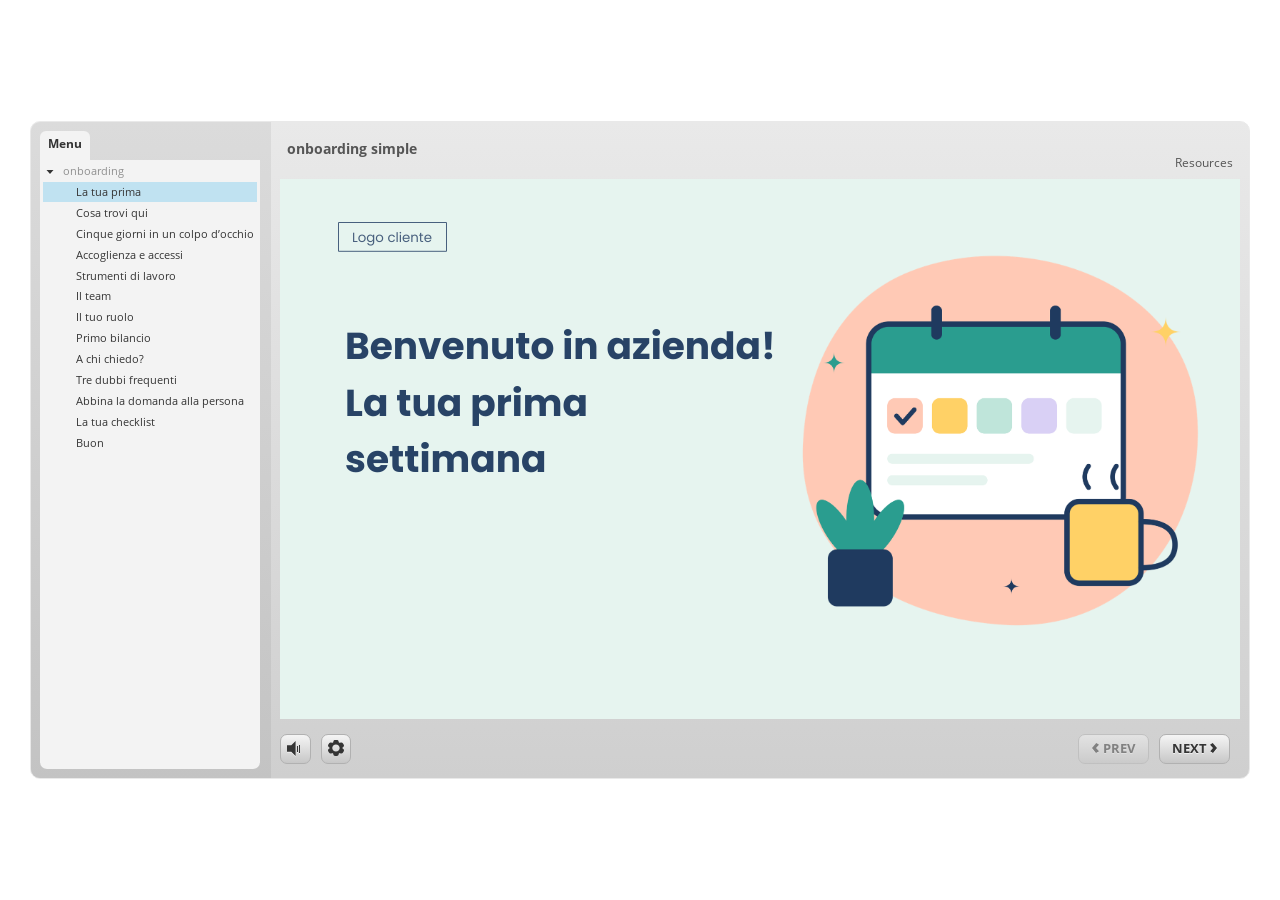
<file: onboarding template/index.html>
﻿<!doctype html>
<html lang="en-US">
<head>
  <meta charset="utf-8">
  <!-- Created using Storyline 3 - http://www.articulate.com  -->
  <!-- version: 3.20.30234.0 -->
  <title>onboarding simple</title>
  <meta http-equiv="x-ua-compatible" content="IE=edge"/>
  <meta name="viewport" content="width=device-width,initial-scale=1,user-scalable=no,shrink-to-fit=no,minimal-ui"/>
  <meta name="apple-mobile-web-app-capable" content="yes"/>
  <style>
    html, body { height: 100%; padding: 0; margin: 0 }
    #app { height: 100%; width: 100%; }
  </style>

  <script>
    window.DS = {};
    window.globals = {
      DATA_PATH_BASE: '',
      HAS_FRAME: true,
      HAS_SLIDE: true,

      lmsPresent: false,
      tinCanPresent: false,
      cmi5Present: false,
      aoSupport: false,
      scale: 'noscale',
      captureRc: false,
      browserSize: 'optimal',
      bgColor: '#FFFFFF',
      features: '',
      themeName: 'classic',
      preloaderColor: '#FFFFFF',
      suppressAnalytics: false,
      productChannel: 'perpetual',
      publishSource: 'storyline',
      aid: '',
      cid: '34c63ee0-2b94-4319-b67c-04c12fd48680',
      playerVersion: '3.20.30234.0',
      publishTimestamp: '2026-11-19T12:45:31.9565166Z',
      maxIosVideoElements: 10,
      connectionSettings: { },

      
      parseParams: function(qs) {
        if (window.globals.parsedParams != null) {
          return window.globals.parsedParams;
        }
        qs = (qs || window.location.search.substr(1)).split('+').join(' ');
        var params = {},
            tokens,
            re = /[?&]?([^=]+)=([^&]*)/g;

        while (tokens = re.exec(qs)) {
          params[decodeURIComponent(tokens[1]).trim()] =
            decodeURIComponent(tokens[2]).trim();
        }
        window.globals.parsedParams = params;
        return params;
      }

    };
  </script>
  <script>
    var isIe11 = ('ActiveXObject' in window || window.MSBlobBuilder != null)
      && window.msCrypto != null && !window.ActiveXObject;
    if (isIe11) {
      window.globals.unsupportedBrowser = true;
      document.write(atob('[base64]'));
    }
  </script>
  
  <script>window.THREE = { };</script>
  
</head>
<body style="background: #FFFFFF" class="cs-HTML theme-classic">
  <!-- 360 -->
  <script>!function(){var e,i=/iPhone/i,o=/iPod/i,n=/iPad/i,t=/\biOS-universal(?:.+)Mac\b/i,r=/\bAndroid(?:.+)Mobile\b/i,a=/Android/i,d=/(?:SD4930UR|\bSilk(?:.+)Mobile\b)/i,p=/Silk/i,l=/Windows Phone/i,u=/\bWindows(?:.+)ARM\b/i,b=/BlackBerry/i,s=/BB10/i,c=/Opera Mini/i,f=/\b(CriOS|Chrome)(?:.+)Mobile/i,h=/Mobile(?:.+)Firefox\b/i,v=function(e){return void 0!==e&&"MacIntel"===e.platform&&"number"==typeof e.maxTouchPoints&&e.maxTouchPoints>1&&"undefined"==typeof MSStream};e=function(e){var m={userAgent:"",platform:"",maxTouchPoints:0};e||"undefined"==typeof navigator?"string"==typeof e?m.userAgent=e:e&&e.userAgent&&(m={userAgent:e.userAgent,platform:e.platform,maxTouchPoints:e.maxTouchPoints||0}):m={userAgent:navigator.userAgent,platform:navigator.platform,maxTouchPoints:navigator.maxTouchPoints||0};var g=m.userAgent,y=g.split("[FBAN");void 0!==y[1]&&(g=y[0]),void 0!==(y=g.split("Twitter"))[1]&&(g=y[0]);var A=function(e){return function(i){return i.test(e)}}(g),w={apple:{phone:A(i)&&!A(l),ipod:A(o),tablet:!A(i)&&(A(n)||v(m))&&!A(l),universal:A(t),device:(A(i)||A(o)||A(n)||A(t)||v(m))&&!A(l)},amazon:{phone:A(d),tablet:!A(d)&&A(p),device:A(d)||A(p)},android:{phone:!A(l)&&A(d)||!A(l)&&A(r),tablet:!A(l)&&!A(d)&&!A(r)&&(A(p)||A(a)),device:!A(l)&&(A(d)||A(p)||A(r)||A(a))||A(/\bokhttp\b/i)},windows:{phone:A(l),tablet:A(u),device:A(l)||A(u)},other:{blackberry:A(b),blackberry10:A(s),opera:A(c),firefox:A(h),chrome:A(f),device:A(b)||A(s)||A(c)||A(h)||A(f)},any:!1,phone:!1,tablet:!1};return w.any=w.apple.device||w.android.device||w.windows.device||w.other.device,w.phone=w.apple.phone||w.android.phone||w.windows.phone,w.tablet=w.apple.tablet||w.android.tablet||w.windows.tablet,w}(),"object"==typeof exports&&"undefined"!=typeof module?module.exports=e:"function"==typeof define&&define.amd?define((function(){return e})):this.isMobile=e}();
    window.isMobile.apple.tablet = window.isMobile.apple.tablet ||
      (navigator.platform === 'MacIntel' && navigator.maxTouchPoints > 1);
    window.isMobile.apple.device = window.isMobile.apple.device || window.isMobile.apple.tablet;
    window.isMobile.tablet = window.isMobile.tablet || window.isMobile.apple.tablet;
    window.isMobile.any = window.isMobile.any || window.isMobile.apple.tablet;
  </script>

  <div id="focus-sink" tabindex="-1"></div>

  <div id="preso"></div>
  <script>
    (function() {

      var classTypes = [ 'desktop', 'mobile', 'phone', 'tablet' ];

      var addDeviceClasses = function(prefix, testObj) {
        var curr, i;
        for (i = 0; i < classTypes.length; i++) {
          curr = classTypes[i];
          if (testObj[curr]) {
            document.body.classList.add(prefix + curr);
          }
        }
      };

      var params = window.globals.parseParams(),
          isDevicePreview = params.devicepreview === '1',
          isPhoneOverride = params.deviceType === 'phone' || (isDevicePreview && params.phone == '1'),
          isTabletOverride = (params.deviceType === 'tablet' || isDevicePreview) && !isPhoneOverride,
          isMobileOverride = isPhoneOverride || isTabletOverride;

      var deviceView = {
        desktop: !window.isMobile.any && !isMobileOverride,
        mobile: window.isMobile.any || isMobileOverride,
        phone: isPhoneOverride || (window.isMobile.phone && !isTabletOverride),
        tablet: isTabletOverride || window.isMobile.tablet
      };

      window.globals.deviceView = deviceView;
      window.isMobile.desktop = !window.isMobile.any;
      window.isMobile.mobile = window.isMobile.any;

      addDeviceClasses('view-', deviceView);

    })();
  </script>
  
  <script src='story_content/user.js' type=text/javascript></script>
  <div class="slide-loader"></div>

  <script>
    if (window.globals.deviceView.isMobile) { var doc = document, loader = doc.body.querySelector('.slide-loader'); [ 1, 2, 3 ].forEach(function(n) { var d = doc.createElement('div'); d.style.backgroundColor = window.globals.preloaderColor; d.classList.add('mobile-loader-dot'); d.classList.add('dot' + n); loader.appendChild(d); }); }
  </script>

  <div class="mobile-load-title-overlay" style="display: none">
    <div class="mobile-load-title">onboarding simple</div>
  </div>

  <div class="mobile-chrome-warning"></div>

  
<style>
  .warn-connection-dialog {
    display: none;
    background: transparent;
    pointer-events: none;
    position: fixed;
    left: 0;
    top: 0;
    width: 100%;
    height: 100%;
    z-index: 999;
  }

  .warn-connection-content {
    border-radius: 4px;
    background: white;
    border: 1px solid #E7E7E7;
    color: #333333;
    box-shadow: 0 2px 4px rgba(0, 0, 0, 0.25);
    transition: all 150ms ease-out;
    position: absolute;
    white-space: nowrap;
  }

  .view-phone.is-landscape .warn-connection-content {
    left: 23px;
    bottom: 23px;
  }

  .view-tablet.is-landscape .warn-connection-content {
    left: 50%;
    top: 20px;
    transform: translateX(-50%);
  }

  .is-portrait .warn-connection-content {
    transform: translate(-50%, calc(-100% - 15px));
  }

  .warn-connection-content p {
    display: inline-block;
    margin: 0 8px 0 0;
    line-height: 33px;
    font-size: 11px;
  }

  .warn-connection-content svg {
    position: relative;
    vertical-align: middle;
    margin: 0 2px 2px 8px;
  }

  .view-desktop .warn-connection-content {
    left: 1.5em;
    bottom: 1.5em;
  }

  .view-desktop .warn-connection-content p {
    font-size: 1.1em;
  }

  .is-offline .warn-connection-dialog {
    display: block;
  }

  .is-offline .cs-panel * {
    pointer-events: none !important;
  }

  .is-offline .cs-panel {
    pointer-events: all !important;
  }

  .is-offline #nav-controls * {
    pointer-events: none !important;
  }

  .is-offline #nav-controls {
    pointer-events: all !important;
  }
</style>

<div class="warn-connection-dialog">
  <div class="warn-connection-content">
    <svg width="17" height="15" viewBox="0 0 17 15" xmlns="http://www.w3.org/2000/svg">
      <path fill="#8F0000" stroke="white" d="M16.07,12.98 L15.88,12.23 L9.51,1.21 C8.97,0.26,7.6,0.26,7.06,1.21 L0.69,12.23 C0.15,13.16,0.81,14.36,1.91,14.36 H14.65 C15.47,14.36,16.05,13.7,16.07,12.98 Z"/>
      <path fill="white" stroke="white" d="M8.58,5.5 C8.35,5.28,8.5,5.35,8.21,5.32 C8.09,5.35,7.97,5.49,7.96,5.67 C7.97,5.79,7.98,5.92,7.98,6.04 L7.98,6.04 C7.99,6.17,8,6.31,8.01,6.43 L8.01,6.44 C8.03,6.92,8.06,7.41,8.09,7.9 L8.09,7.9 C8.12,8.39,8.14,8.88,8.17,9.37 C8.17,9.39,8.18,9.42,8.2,9.44 C8.23,9.46,8.25,9.47,8.28,9.47 C8.31,9.47,8.34,9.46,8.35,9.44 C8.37,9.43,8.38,9.4,8.39,9.35 L8.39,9.34 C8.39,9.24,8.4,9.15,8.4,9.05 L8.4,9.05 C8.41,8.96,8.41,8.86,8.42,8.75 C8.43,8.44,8.45,8.12,8.47,7.81 L8.47,7.81 C8.49,7.49,8.51,7.18,8.53,6.87 C8.55,6.46,8.56,6.05,8.59,5.64 L8.6,5.62 C8.6,5.57,8.59,5.53,8.58,5.5 L8.21,5.32 Z"/>
      <circle fill="white" stroke="white" cx="8.3" cy="11.35" r="0.3"/>
    </svg>
    <p>You are offline. Trying to reconnect...</p>
  </div>
</div>

<script>
  (function() {
    window.DS.connection = {
      warningShown: false,
      assets: {},
      loadingAssetGroup: false,
      retryDelay: 500
    };

    // @TODO this is POC code and can be cleaned up a bit more if we move forward
    // with the feature



    // The `window.globals.features` variable must be set in `webpack.dev.config` when testing locally - it is not enough
    // to have it in the data - but it must be set there as well.
    var useConnectionMessages = window.AbortController != null &&
      window.location.protocol != 'file:' &&
      window.globals.features.indexOf('ConnectionMessages') != -1;

    window.DS.connection.useConnectionMessages = useConnectionMessages

    var assetCount = 0;
    var checkLoadedId;
    var connectionSettings = window.globals.connectionSettings;

    if (useConnectionMessages && connectionSettings != null) {
      var contentEl = document.querySelector('.warn-connection-content');
      var messageEl = contentEl.querySelector('p')

      if (connectionSettings.useDarkTheme) {
        contentEl.style.borderColor = '#BABBBA';
        contentEl.style.backgroundColor = '#282828';
        contentEl.style.color = '#FFFFFF';
      }

      if (connectionSettings.message != null) {
        messageEl.textContent = window.decodeURIComponent(connectionSettings.message);
      }
    }

    function checkAssetsReady() {
      for (var i in DS.connection.assets) {
        if (!DS.connection.assets[i].success) {
          return false;
        }
      }
      return true;
    }

    function stopAssetGroup() {
      if (!useConnectionMessages) { return; }

      assetCount = 0;

      DS.connection.oldAssetGroup = DS.connection.assets;
      DS.connection.assets = {};
      DS.connection.loadingAssetGroup = false;
      clearInterval(checkLoadedId);
    }

    function startAssetGroup() {
      if (!useConnectionMessages) { return; }
      var ticks = 0;
      clearInterval(checkLoadedId);
      checkLoadedId = setInterval(function() {
        var loaded = 0;
        if (assetCount === 0 && loaded === 0) {
          clearInterval(checkLoadedId);
          return;
        }

        for (var i in DS.connection.assets) {
          if (DS.connection.assets[i].success) {
            loaded++;
          }
        }

        if (assetCount === loaded && checkAssetsReady()) {
          for (var i in DS.connection.assets) {
            if (DS.connection.assets[i].action) {
              DS.connection.assets[i].action();
            }
          }
          hideWarning();
          stopAssetGroup();
        }
      }, 100)
    }

    function requiredAsset(url, action, retry, type) {
      if (!useConnectionMessages) { return; }
      if (DS.connection.assets[url]) { return; }

      DS.connection.assets[url] = {
        success: false, action: action, retry: retry, type: type
      };
      assetCount = Object.keys(DS.connection.assets).length;
      if (!DS.connection.loadingAssetGroup) {
        startAssetGroup();
      }
      DS.connection.loadingAssetGroup = true;
    }

    function assetLoaded(url) {
      if (!useConnectionMessages) { return; }
      if (DS.connection.assets[url]) {
        DS.connection.assets[url].success = true;
      }
    }

    function assetFailed(url) {
      if (!useConnectionMessages) { return; }
      if (!DS.connection.assets[url]) {
        if (/\.js$/.test(url)) {
          setTimeout(function() {
            if (DS.connection.lastSlideLoaded != null) {
              DS.connection.lastSlideLoaded();
            }
          }, DS.connection.retryDelay);
        }
        return;
      }
      if (!DS.connection.warningShown) { showWarning(); }
      if (DS.connection.assets[url].retry) {
        setTimeout(function() {
          if (!DS.connection.assets[url].success) {
            DS.connection.assets[url].retry()
          }
        }, DS.connection.retryDelay);
      }
    }

    function hideWarning() {
      document.body.classList.remove('is-offline');
      DS.connection.warningShown = false;
    }
    DS.connection.hideWarning = hideWarning

    function showWarning(btn) {
      document.body.classList.add('is-offline')
      DS.connection.warningShown = true;
      updateWarningPosition();
    }

    function updateWarningPosition() {
      if (!DS.connection.warningShown) {
        return;
      }

      var isPortrait = document.body.classList.contains('is-portrait');
      var warningEl = document.querySelector('.warn-connection-content');

      if (isPortrait) {
        var slide = document.querySelector('.primary-slide');
        var slideRect = slide.getBoundingClientRect();

        warningEl.style.top = `${slideRect.top}px`
        warningEl.style.left = `${slideRect.left + slideRect.width / 2}px`
      } else {
        warningEl.style.top = null;
        warningEl.style.left = null;
      }

      window.requestAnimationFrame(updateWarningPosition);
    }

    // these will all be noops if the feature flag isn't set in
    // the data and `window.globals.features`
    DS.connection.requiredAsset = requiredAsset;
    DS.connection.assetLoaded = assetLoaded;
    DS.connection.assetFailed = assetFailed;
    DS.connection.stopAssetGroup = stopAssetGroup;
    DS.connection.startAssetGroup = startAssetGroup;
  })();
</script>


  <script>
    
    if (window.autoSpider && window.vInterfaceObject) {
      document.querySelector('.mobile-load-title-overlay').style.display = 'none';
    }
  </script>

  

  <link rel="stylesheet" href="html5/data/css/output.min.css" data-noprefix/>
</body>
<script src="html5/lib/scripts/bootstrapper.min.js"></script>
</html>
</file>
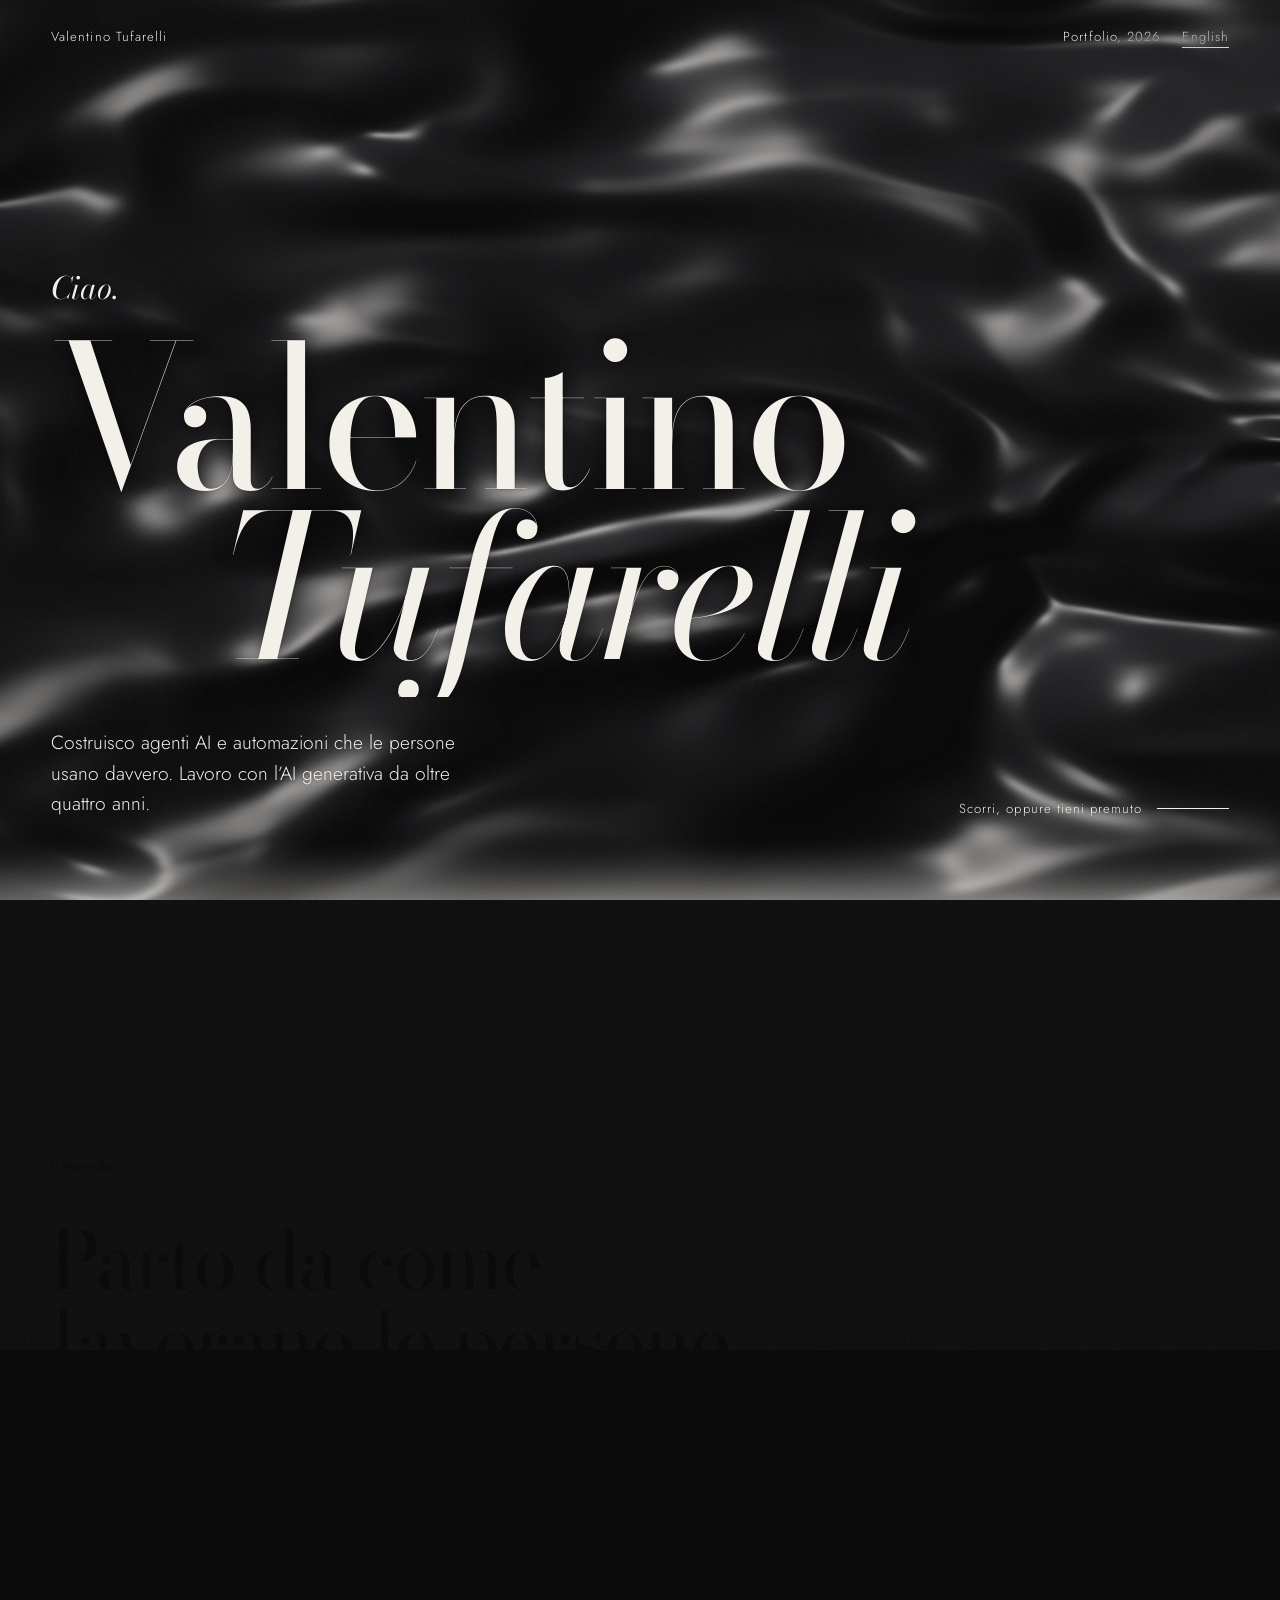
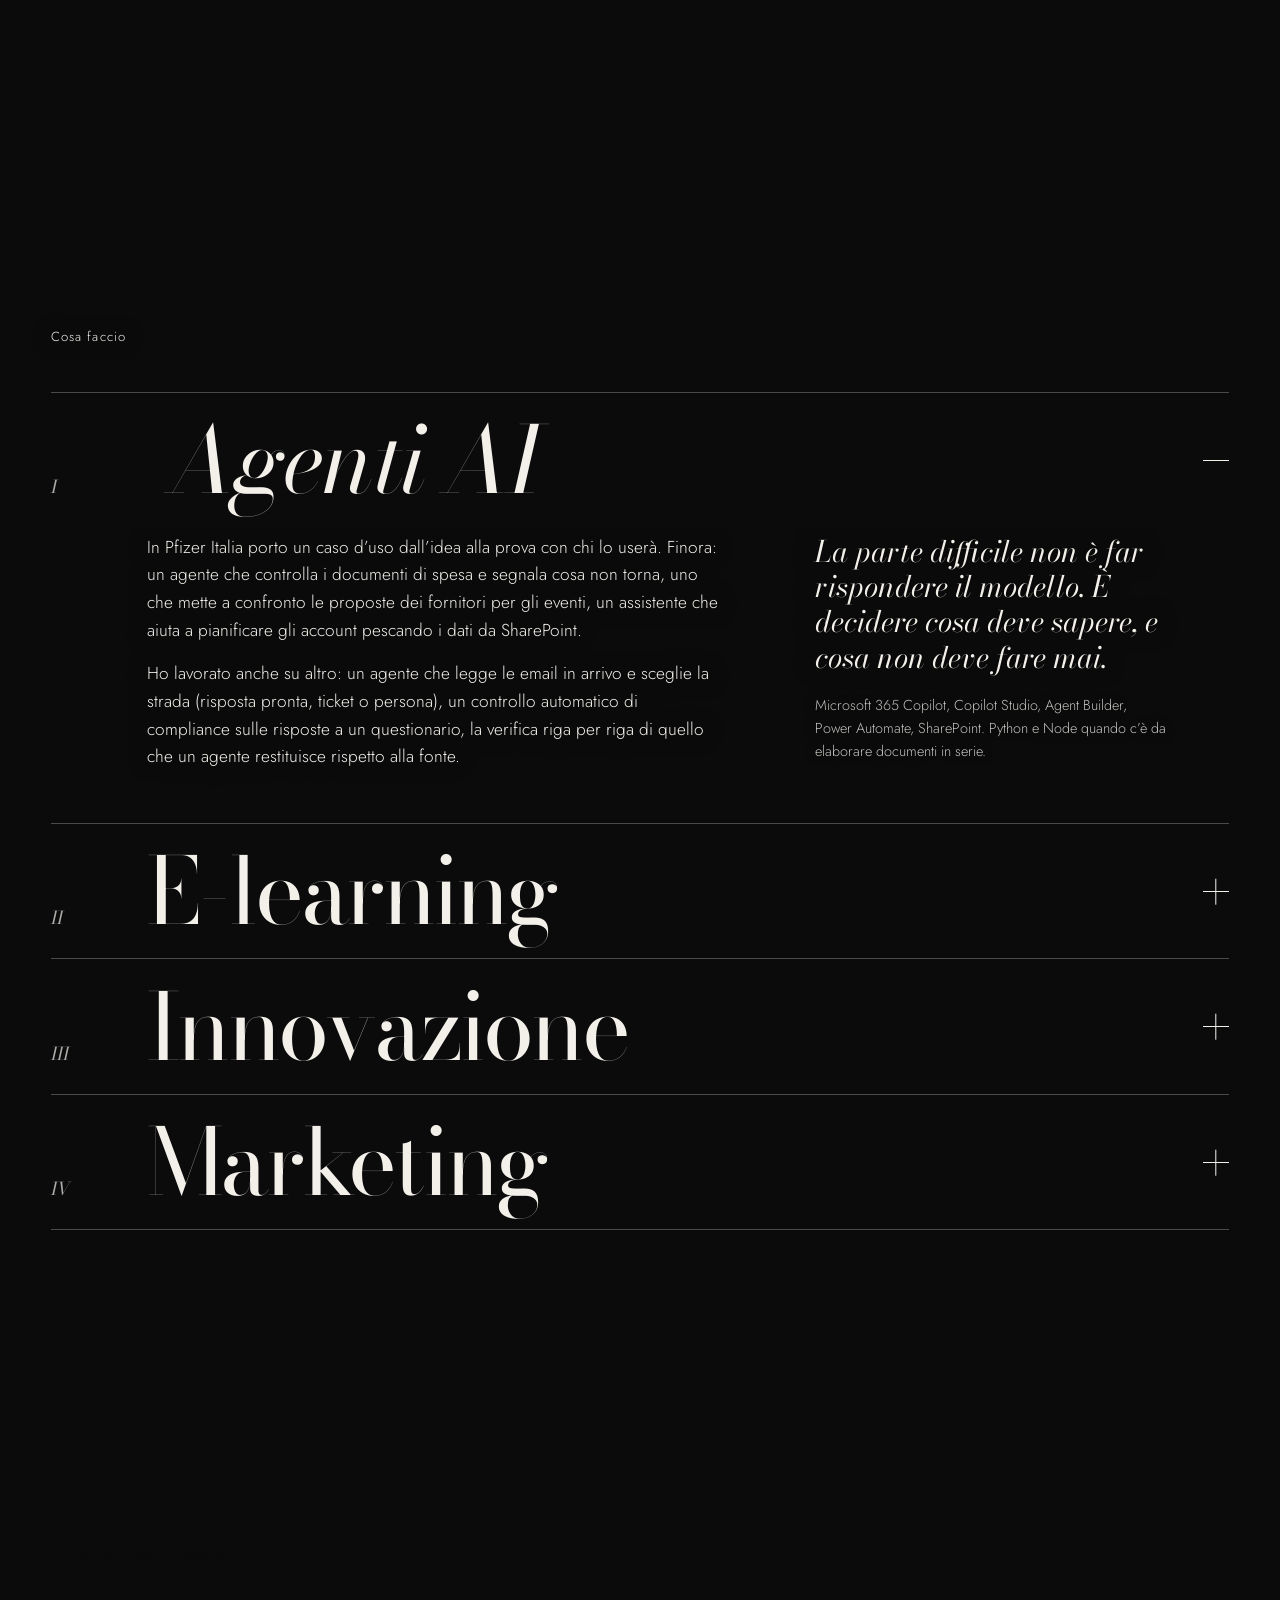
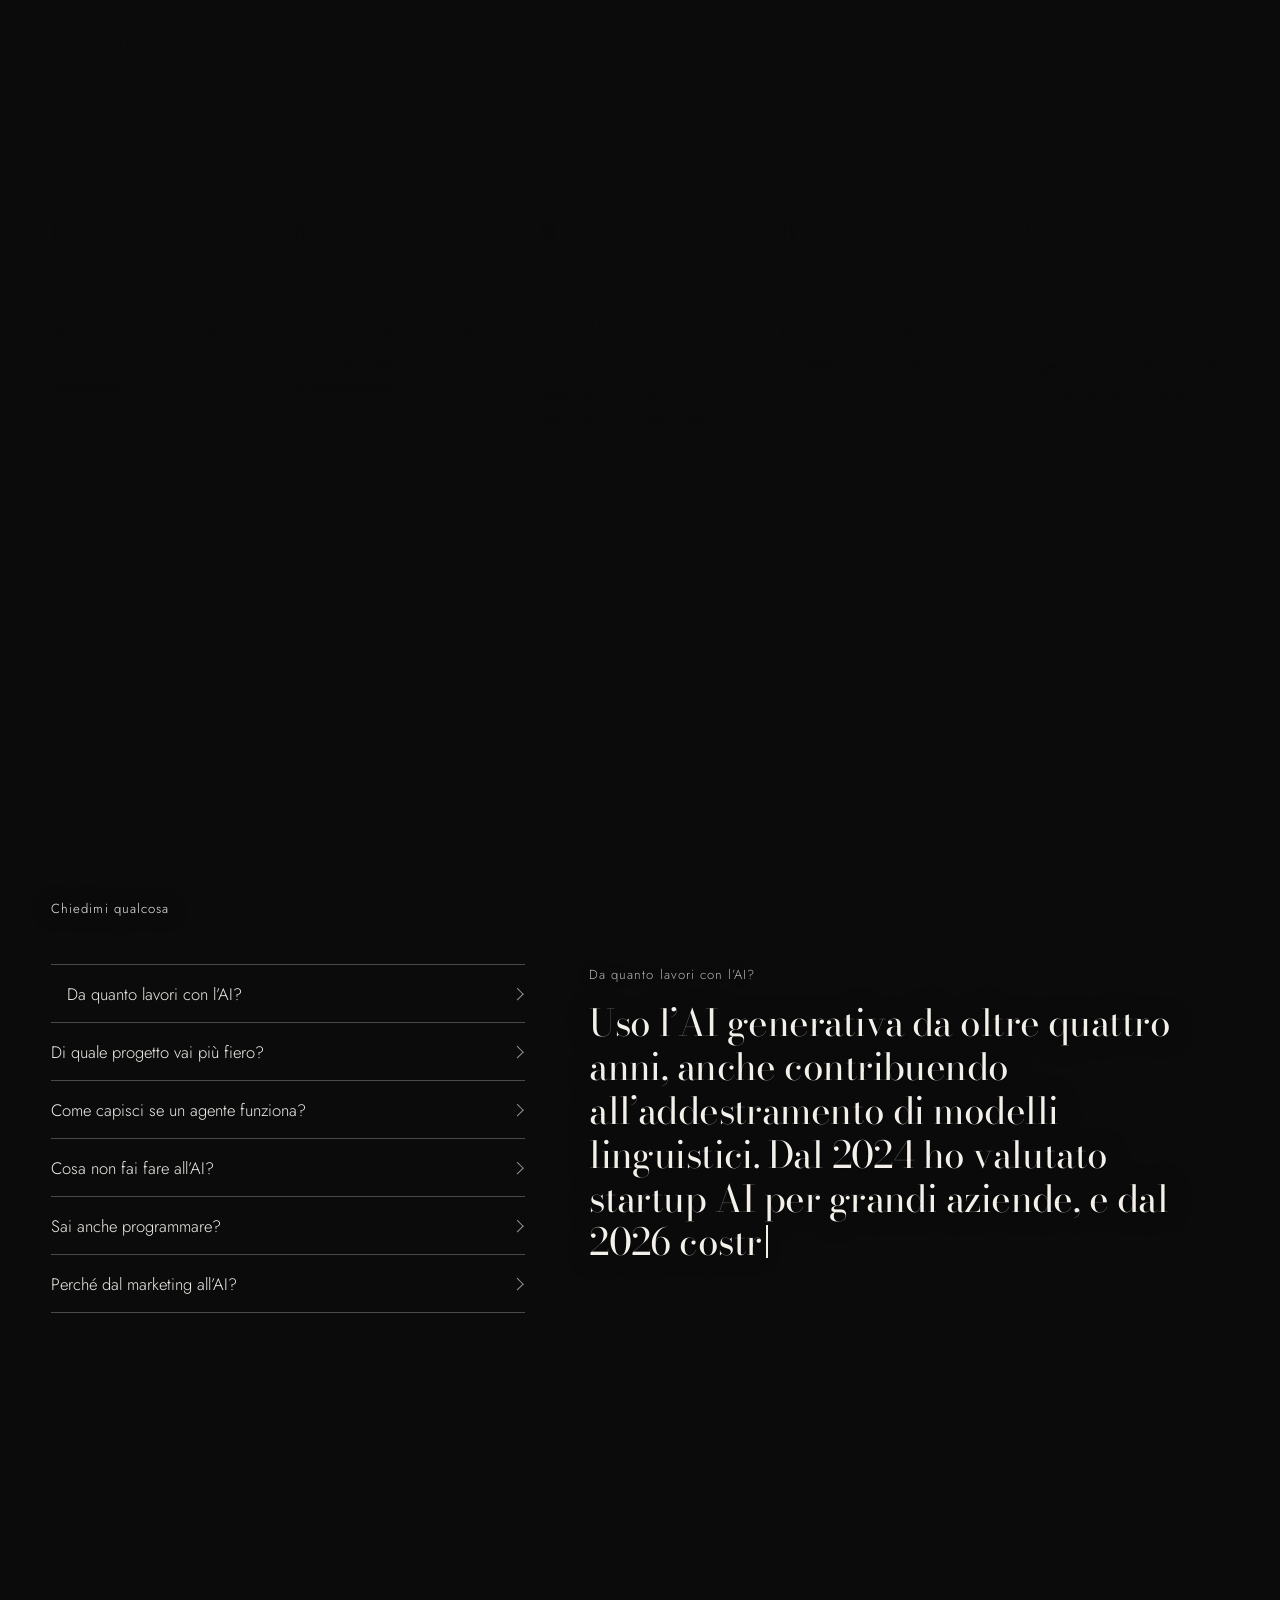
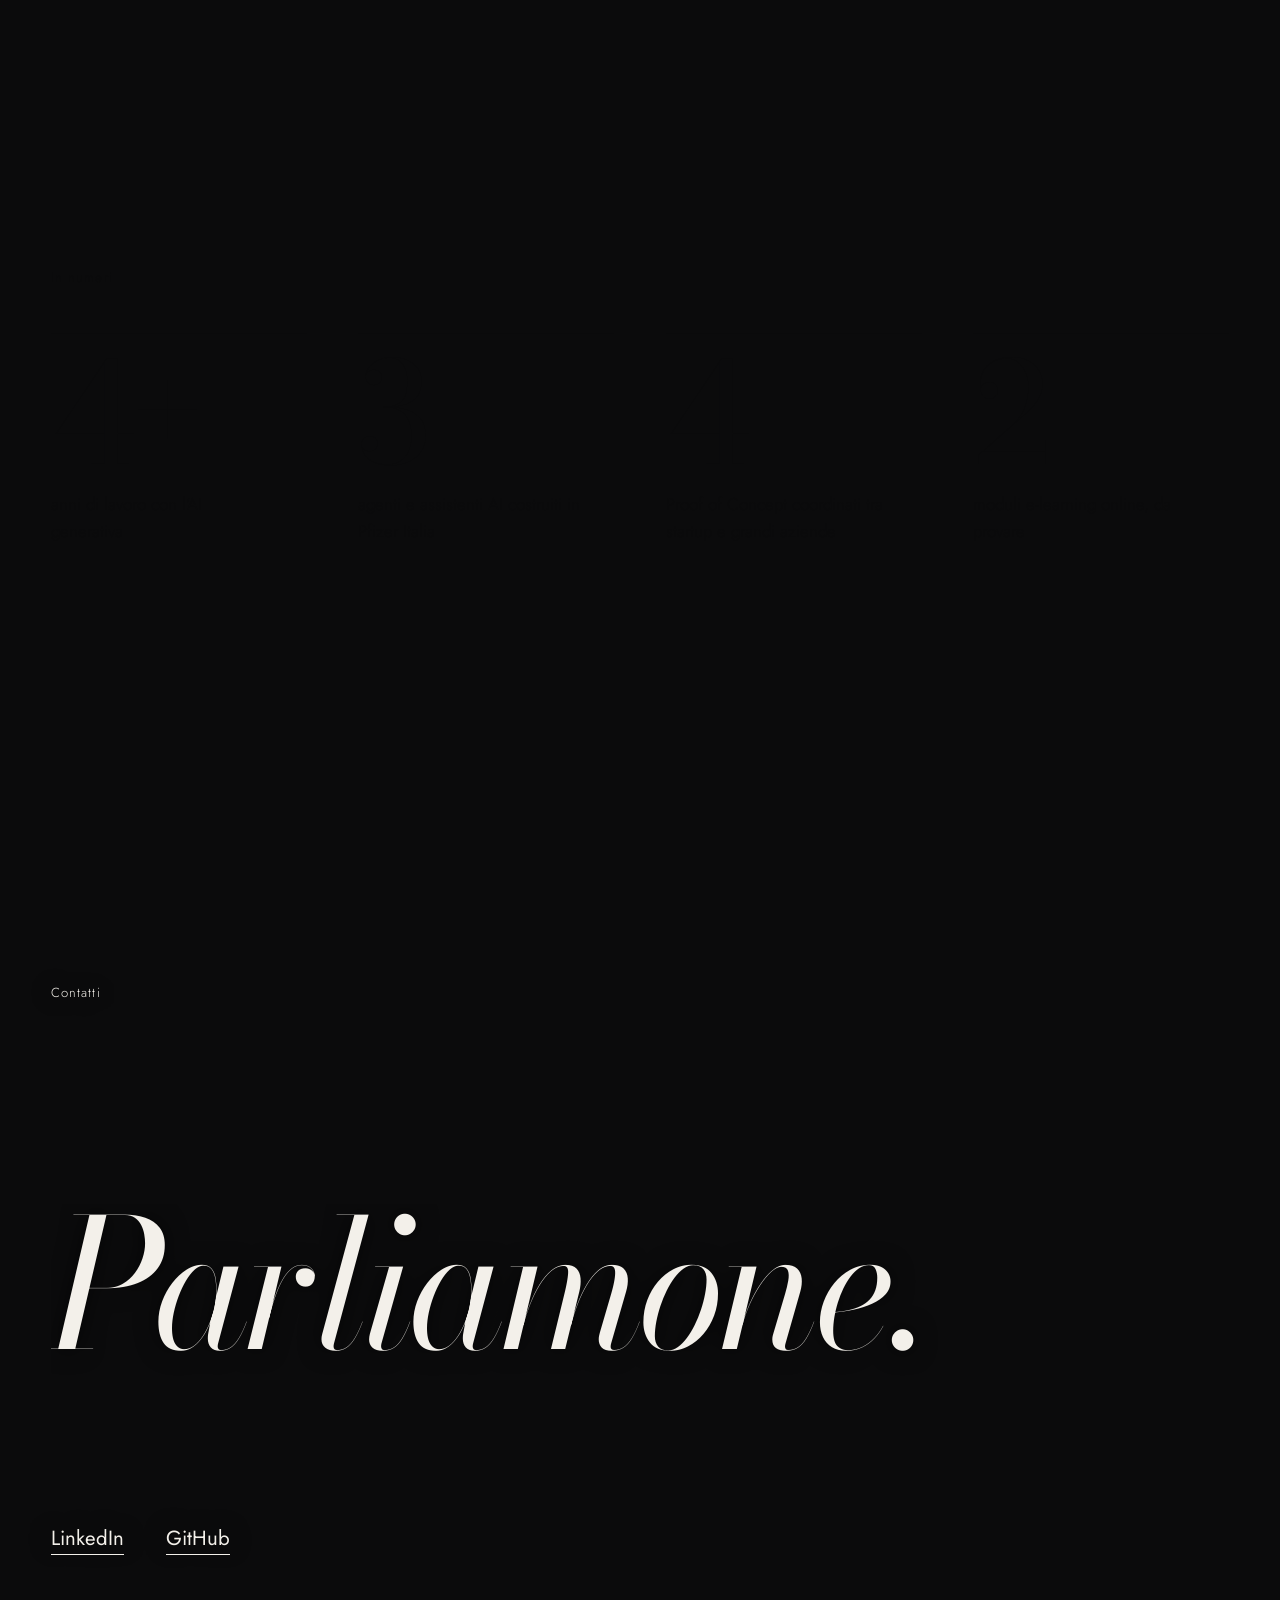
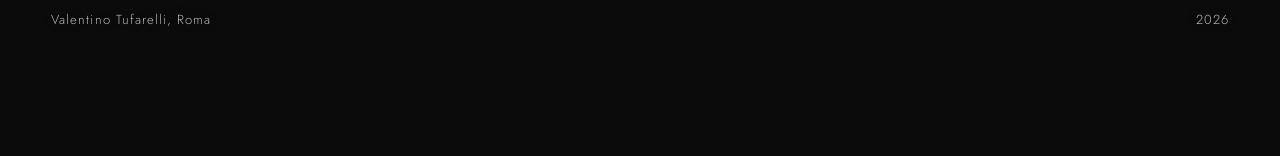
<file: work/index.html>
<!doctype html>
<html lang="it">
<head>
<meta charset="utf-8">
<meta name="viewport" content="width=device-width, initial-scale=1">
<title>Valentino Tufarelli</title>
<meta name="description" content="Valentino Tufarelli costruisce agenti AI e automazioni, e progetta esperienze che le persone usano davvero.">
<link rel="preconnect" href="https://fonts.googleapis.com">
<link rel="preconnect" href="https://fonts.gstatic.com" crossorigin>
<link href="https://fonts.googleapis.com/css2?family=Bodoni+Moda:ital,opsz,wght@0,6..96,400;0,6..96,500;1,6..96,400&family=Jost:wght@300;400;500&display=swap" rel="stylesheet">
<style>
:root{--ink:#0B0B0C;--bone:#F3F0EA;--serif:"Bodoni Moda","Didot","Bodoni MT","Cardo","Crimson Text",Georgia,serif;--sans:"Jost","DM Sans","Helvetica Neue",Arial,sans-serif;--ease:cubic-bezier(.19,1,.22,1)}
*,*::before,*::after{box-sizing:border-box}
html{background:var(--ink)}
body{margin:0;font-family:var(--sans);font-weight:300;font-size:1.0625rem;line-height:1.6;color:var(--bone);overflow-x:hidden;-webkit-font-smoothing:antialiased}
a{color:inherit}
button{font:inherit;color:inherit;background:none;border:0;padding:0;cursor:pointer}
:focus-visible{outline:1px solid currentColor;outline-offset:6px}
::selection{background:var(--bone);color:var(--ink)}

#silk{position:fixed;inset:0;width:100%;height:100%;z-index:0;display:block}
.grain{position:fixed;inset:-50%;z-index:1;pointer-events:none;opacity:.07;background-image:url("data:image/svg+xml,%3Csvg xmlns='http://www.w3.org/2000/svg' width='220' height='220'%3E%3Cfilter id='n'%3E%3CfeTurbulence type='fractalNoise' baseFrequency='.9' numOctaves='2' stitchTiles='stitch'/%3E%3CfeColorMatrix values='0 0 0 0 .5 0 0 0 0 .5 0 0 0 0 .5 0 0 0 1 0'/%3E%3C/filter%3E%3Crect width='100%25' height='100%25' filter='url(%23n)'/%3E%3C/svg%3E")}

.bar{position:fixed;top:0;left:0;right:0;z-index:5;display:flex;justify-content:space-between;padding:1.6rem clamp(1.3rem,4vw,3.5rem);font-size:.82rem;letter-spacing:.08em;color:#fff;mix-blend-mode:difference;pointer-events:none}
.bar a{pointer-events:auto;margin-left:1.4rem;text-decoration:none;border-bottom:1px solid currentColor;padding-bottom:.1rem}
main{position:relative;z-index:2}
section{position:relative;min-height:100vh;min-height:100svh;padding:clamp(6rem,14vh,10rem) clamp(1.3rem,4vw,3.5rem);display:flex;flex-direction:column;justify-content:center}
.light{color:var(--ink)}
.dark{text-shadow:0 0 22px rgba(0,0,0,.6),0 0 3px rgba(0,0,0,.35)}
.nogl .light{background:var(--bone)}.nogl .dark{background:var(--ink)}

/* comparsa del testo, riga per riga */
.line{display:block;overflow:hidden;padding-bottom:.12em;margin-bottom:-.12em}
.line>span{display:block;transform:translateY(112%);transition:transform 1.5s var(--ease)}
.in .line>span{transform:none}
.line:nth-child(2)>span{transition-delay:.12s}.line:nth-child(3)>span{transition-delay:.24s}.line:nth-child(4)>span{transition-delay:.36s}
.fade{opacity:0;transform:translateY(14px);transition:opacity 1.4s var(--ease) .35s,transform 1.4s var(--ease) .35s}
.in .fade{opacity:1;transform:none}

/* ingresso */
.hero{justify-content:flex-end;padding-bottom:clamp(3rem,9vh,6rem)}
.hello{font-family:var(--serif);font-style:italic;font-size:clamp(1.3rem,2.4vw,2rem);margin:0 0 1.2rem}
h1{font-family:var(--serif);font-weight:400;font-size:clamp(3.6rem,15.5vw,16.5rem);line-height:.86;letter-spacing:-.035em;margin:0}
h1 .line:nth-child(2){padding-left:clamp(1.5rem,13vw,15rem)}
h1 em{font-style:italic;font-weight:400}
.foot{display:flex;justify-content:space-between;align-items:flex-end;gap:2rem;margin-top:clamp(2rem,6vh,4rem)}
.lede{max-width:27rem;margin:0;font-size:clamp(1.05rem,1.5vw,1.25rem)}
@media (max-width:40rem){.foot{flex-direction:column;align-items:flex-start;gap:1.4rem}}
.cue{font-size:.82rem;letter-spacing:.08em;display:flex;align-items:center;gap:.9rem;white-space:nowrap;text-align:right}
.cue::after{content:"";width:4.5rem;height:1px;background:currentColor;transform-origin:left;animation:draw 2.6s var(--ease) infinite}
@keyframes draw{0%{transform:scaleX(0)}55%{transform:scaleX(1)}100%{transform:scaleX(1);opacity:0}}

/* frase */
.say{font-family:var(--serif);font-weight:400;font-size:clamp(2.1rem,6.2vw,6.4rem);line-height:1.02;letter-spacing:-.025em;margin:0;max-width:17ch}
.say em{font-style:italic}
.tagline{font-size:.82rem;letter-spacing:.08em;margin:0 0 clamp(1.5rem,5vh,3.5rem)}

/* capitoli che si aprono */
.chapters{list-style:none;margin:0;padding:0;border-top:1px solid rgba(243,240,234,.28)}
.chapters>li{border-bottom:1px solid rgba(243,240,234,.28)}
.head{width:100%;display:grid;grid-template-columns:3.2rem 1fr auto;gap:0 1rem;align-items:baseline;padding:clamp(1rem,2.6vh,1.8rem) 0;text-align:left}
@media (min-width:56rem){.head{grid-template-columns:5rem 1fr auto}}
.head .n{font-family:var(--serif);font-style:italic;font-size:1.1rem;opacity:.7}
.head h2{font-family:var(--serif);font-weight:400;font-size:clamp(2.4rem,7.2vw,6.8rem);line-height:.95;letter-spacing:-.03em;margin:0;transition:transform 1s var(--ease)}
.head:hover h2,.open .head h2{transform:translateX(clamp(.4rem,1.6vw,1.6rem));font-style:italic}
.head .pm{position:relative;width:1.6rem;height:1.6rem;align-self:center}
.head .pm::before,.head .pm::after{content:"";position:absolute;left:0;right:0;top:50%;height:1px;background:currentColor;transition:transform .8s var(--ease)}
.head .pm::after{transform:rotate(90deg)}
.open .head .pm::after{transform:rotate(0deg)}
.story{display:grid;grid-template-rows:0fr;transition:grid-template-rows 1s var(--ease)}
.open .story{grid-template-rows:1fr}
.story>div{overflow:hidden}
.story .cols{display:grid;gap:1.2rem 3rem;padding:.4rem 0 clamp(1.6rem,4vh,2.8rem) 4.2rem;opacity:0;transition:opacity 1s var(--ease) .2s}
.open .story .cols{opacity:1}
@media (min-width:56rem){.story .cols{grid-template-columns:minmax(0,1.5fr) minmax(0,1fr);padding-left:6rem}}
@media (max-width:40rem){.story .cols{padding-left:0}}
.story p{margin:0 0 1rem;max-width:36rem;font-size:clamp(1.02rem,1.35vw,1.2rem)}
.story .pull{font-family:var(--serif);font-style:italic;font-size:clamp(1.4rem,2.3vw,2rem);line-height:1.2;max-width:22rem;margin:0 0 1.2rem}
.story .tools{font-size:.9rem;opacity:.8;max-width:22rem}
.try{display:flex;flex-wrap:wrap;gap:.5rem 1.8rem;margin:0 0 1.2rem}
.link{position:relative;padding-bottom:.15rem;font-weight:400}
.link::after{content:"";position:absolute;left:0;right:0;bottom:0;height:1px;background:currentColor;transform-origin:right;transition:transform .8s var(--ease)}
.link:hover::after{transform:scaleX(0)}

/* cinque passi */
.steps{list-style:none;margin:0;padding:0;display:grid;gap:0 clamp(1.2rem,3vw,3rem)}
@media (min-width:56rem){.steps{grid-template-columns:repeat(5,1fr)}}
.steps li{border-top:1px solid rgba(11,11,12,.3);padding:1.1rem 0 clamp(1.4rem,4vh,2.4rem)}
.steps .n{font-family:var(--serif);font-style:italic;font-size:1.1rem;opacity:.7;display:block;margin-bottom:clamp(.6rem,3vh,2.4rem)}
.steps h3{font-family:var(--serif);font-weight:400;font-size:clamp(1.7rem,2.6vw,2.5rem);line-height:1;letter-spacing:-.02em;margin:0 0 .7rem}
.steps p{margin:0;max-width:17rem}
.title{font-family:var(--serif);font-weight:400;font-size:clamp(2.1rem,5.4vw,5.2rem);line-height:1;letter-spacing:-.025em;margin:0 0 clamp(2rem,6vh,4rem);max-width:16ch}
.title em{font-style:italic}

/* chiedimi qualcosa */
.ask{display:grid;gap:clamp(2rem,5vh,3rem) 4rem}
@media (min-width:56rem){.ask{grid-template-columns:minmax(0,1fr) minmax(0,1.35fr);align-items:start}}
.qs{list-style:none;margin:0;padding:0;border-top:1px solid rgba(243,240,234,.28)}
.qs button{width:100%;text-align:left;padding:.95rem 2rem .95rem 0;border-bottom:1px solid rgba(243,240,234,.28);position:relative;font-size:clamp(1.02rem,1.3vw,1.15rem);transition:padding 1s var(--ease),opacity .6s}
.qs button::after{content:"";position:absolute;right:.2rem;top:50%;width:.55rem;height:.55rem;border-top:1px solid currentColor;border-right:1px solid currentColor;transform:translateY(-50%) rotate(45deg);opacity:.6}
.qs button:hover,.qs button[aria-pressed="true"]{padding-left:1rem}
.qs button.seen{opacity:.55}.qs button[aria-pressed="true"]{opacity:1}
.answer{min-height:15rem}
.answer .q{font-size:.82rem;letter-spacing:.08em;margin:0 0 1rem;opacity:.75;min-height:1.3em}
.answer .a{font-family:var(--serif);font-weight:400;font-size:clamp(1.5rem,2.9vw,2.7rem);line-height:1.18;letter-spacing:-.015em;margin:0}
.answer .a::after{content:"";display:inline-block;width:.06em;height:.9em;background:currentColor;margin-left:.12em;vertical-align:-.08em;animation:blink 1s steps(1) infinite}
@keyframes blink{50%{opacity:0}}

/* numeri */
.figs{display:grid;grid-template-columns:repeat(2,1fr);gap:clamp(2rem,6vh,4rem) clamp(1.5rem,4vw,4rem);margin:0}
@media (min-width:56rem){.figs{grid-template-columns:repeat(4,1fr)}}
.figs div{border-top:1px solid rgba(11,11,12,.3);padding-top:1rem}
.figs dt{font-family:var(--serif);font-weight:400;font-size:clamp(4.2rem,11vw,10.5rem);line-height:.9;letter-spacing:-.04em}
.figs dd{margin:.9rem 0 0;max-width:14rem}

/* chiusura */
.end{justify-content:space-between}
.end .big{font-family:var(--serif);font-style:italic;font-weight:400;font-size:clamp(3.4rem,14vw,15rem);line-height:.9;letter-spacing:-.035em;margin:auto 0}
.end ul{list-style:none;display:flex;flex-wrap:wrap;gap:.6rem 2.6rem;margin:0;padding:0;font-size:clamp(1.05rem,1.6vw,1.3rem)}
.end ul a{text-decoration:none}
.sign{display:flex;justify-content:space-between;gap:1rem;font-size:.82rem;letter-spacing:.08em;margin-top:clamp(2rem,6vh,4rem);opacity:.75}

/* cursore */
.dot{position:fixed;left:0;top:0;width:12px;height:12px;margin:-6px 0 0 -6px;border-radius:50%;background:#fff;mix-blend-mode:difference;pointer-events:none;z-index:70;transition:width .5s var(--ease),height .5s var(--ease),margin .5s var(--ease);display:none}
.dot.on{display:block}.dot.big{width:64px;height:64px;margin:-32px 0 0 -32px}

/* lettore dei moduli */
#player{position:fixed;inset:0;z-index:60;display:none;background:rgba(6,6,7,.96);padding:4.4rem 3vw 3vh}
#player.open{display:block}
#player iframe{width:100%;height:100%;border:0;background:#fff}
#close{position:absolute;top:1.3rem;right:3vw;color:var(--bone);font-size:.82rem;letter-spacing:.08em}

@media (prefers-reduced-motion:reduce){.line>span,.fade{transition:none;transform:none;opacity:1}.cue::after,.answer .a::after{animation:none}.story,.story .cols{transition:none}}
</style>
</head>
<body>
<canvas id="silk" aria-hidden="true"></canvas>
<div class="grain" aria-hidden="true"></div>
<div class="bar"><span>Valentino Tufarelli</span><span>Portfolio, 2026<a class="lang" href="en/" lang="en">English</a></span></div>

<main>
  <section class="hero dark" data-t="0">
    <p class="hello fade">Ciao.</p>
    <h1><span class="line"><span>Valentino</span></span><span class="line"><span><em>Tufarelli</em></span></span></h1>
    <div class="foot fade">
      <p class="lede">Costruisco agenti AI e automazioni che le persone usano davvero. Lavoro con l’AI generativa da oltre quattro anni.</p>
      <span class="cue">Scorri, oppure tieni premuto</span>
    </div>
  </section>

  <section class="light" data-t="1">
    <p class="tagline fade">Il metodo</p>
    <p class="say"><span class="line"><span>Parto da come</span></span><span class="line"><span>lavorano le persone.</span></span><span class="line"><span><em>Poi tolgo quello</em></span></span><span class="line"><span><em>che non serve.</em></span></span></p>
  </section>

  <section class="dark" data-t="0">
    <p class="tagline fade">Cosa faccio</p>
    <ol class="chapters fade">
      <li class="open">
        <button class="head" type="button" aria-expanded="true"><span class="n">I</span><h2>Agenti AI</h2><span class="pm" aria-hidden="true"></span></button>
        <div class="story"><div><div class="cols">
          <div>
            <p>In Pfizer Italia porto un caso d’uso dall’idea alla prova con chi lo userà. Finora: un agente che controlla i documenti di spesa e segnala cosa non torna, uno che mette a confronto le proposte dei fornitori per gli eventi, un assistente che aiuta a pianificare gli account pescando i dati da SharePoint.</p>
            <p>Ho lavorato anche su altro: un agente che legge le email in arrivo e sceglie la strada (risposta pronta, ticket o persona), un controllo automatico di compliance sulle risposte a un questionario, la verifica riga per riga di quello che un agente restituisce rispetto alla fonte.</p>
          </div>
          <div>
            <p class="pull">La parte difficile non è far rispondere il modello. È decidere cosa deve sapere, e cosa non deve fare mai.</p>
            <p class="tools">Microsoft 365 Copilot, Copilot Studio, Agent Builder, Power Automate, SharePoint. Python e Node quando c’è da elaborare documenti in serie.</p>
          </div>
        </div></div></div>
      </li>
      <li>
        <button class="head" type="button" aria-expanded="false"><span class="n">II</span><h2>E-learning</h2><span class="pm" aria-hidden="true"></span></button>
        <div class="story"><div><div class="cols">
          <div>
            <p>Ho tenuto con due colleghi la formazione su Copilot per la field force: le demo e gli esercizi dal vivo erano miei. Da lì ho costruito due moduli in Articulate Storyline, che puoi provare adesso.</p>
            <p>Prima ancora ho curato la versione italiana di un corso sui fondamenti dell’AI. Le correzioni ai sottotitoli le ho riscritte in tre formati diversi, finché non sono diventate comode per chi doveva applicarle.</p>
          </div>
          <div>
            <p class="pull">Un corso funziona quando lo provi con le mani.</p>
            <p class="try"><button class="link" type="button" data-play="../copilot/" data-title="Modulo Copilot 101">Prova Copilot 101</button><button class="link" type="button" data-play="../onboarding/" data-title="Modulo La tua prima settimana">Prova La tua prima settimana</button></p>
            <p class="tools">Articulate Storyline, formazione dal vivo, localizzazione dall’inglese.</p>
          </div>
        </div></div></div>
      </li>
      <li>
        <button class="head" type="button" aria-expanded="false"><span class="n">III</span><h2>Innovazione</h2><span class="pm" aria-hidden="true"></span></button>
        <div class="story"><div><div class="cols">
          <div>
            <p>In ELIS Innovation Hub cercavo startup AI per ENI, RFI e Italferr, e poi le accompagnavo alla prova sul campo. Ho coordinato quattro Proof of Concept: Italferr con B4Tech e con HPA, ENI con Trailslight, RFI con KOMETE.</p>
            <p>Il mio lavoro era tenere insieme tre mondi che parlano lingue diverse: l’azienda, la startup e i tecnici. Piani, scadenze, stati di avanzamento, budget.</p>
          </div>
          <div>
            <p class="pull">Una tecnologia si giudica quando incontra un processo vero, non durante la demo.</p>
            <p class="tools">Scouting tecnologico, venture client, coordinamento di Proof of Concept, metodologie Agile.</p>
          </div>
        </div></div></div>
      </li>
      <li>
        <button class="head" type="button" aria-expanded="false"><span class="n">IV</span><h2>Marketing</h2><span class="pm" aria-hidden="true"></span></button>
        <div class="story"><div><div class="cols">
          <div>
            <p>Vengo da qui. Ho venduto per anni, in negozio e poi come agente B2B, e ho lavorato nel marketing digitale: la nuova identità di un’agenzia, siti, social, piani editoriali. All’università ho costruito strategie per marchi come Ferrarelle, Pirelli e Utravel.</p>
            <p>Oggi mi serve ogni giorno. Fuori dall’ufficio curo anche la crescita di un’app indipendente, a budget zero.</p>
          </div>
          <div>
            <p class="pull">Un agente che nessuno adotta è un progetto fallito. E far adottare qualcosa è un lavoro di vendita.</p>
            <p class="tools">Strategia digitale, brand identity, contenuti, vendita B2B e B2C.</p>
          </div>
        </div></div></div>
      </li>
    </ol>
  </section>

  <section class="light" data-t="1">
    <p class="tagline fade">Come costruisco un agente</p>
    <h2 class="title"><span class="line"><span>Cinque passi,</span></span><span class="line"><span><em>sempre gli stessi.</em></span></span></h2>
    <ol class="steps fade">
      <li><span class="n">I</span><h3>Ascolto</h3><p>Mi siedo con chi fa quel lavoro e me lo faccio raccontare.</p></li>
      <li><span class="n">II</span><h3>Perimetro</h3><p>Scelgo la parte più piccola che vale la pena automatizzare.</p></li>
      <li><span class="n">III</span><h3>Istruzioni e fonti</h3><p>Scrivo cosa deve fare l’agente e da quali documenti può attingere.</p></li>
      <li><span class="n">IV</span><h3>Casi veri</h3><p>Lo provo sui casi reali e correggo dove sbaglia.</p></li>
      <li><span class="n">V</span><h3>Decide una persona</h3><p>L’agente segnala e propone. L’ultima parola non è sua.</p></li>
    </ol>
  </section>

  <section class="dark" data-t="0">
    <p class="tagline fade">Chiedimi qualcosa</p>
    <div class="ask fade">
      <ul class="qs" id="qs"></ul>
      <div class="answer" aria-live="polite"><p class="q" id="aq"></p><p class="a" id="aa"></p></div>
    </div>
  </section>

  <section class="light" data-t="1">
    <p class="tagline fade">In numeri</p>
    <dl class="figs fade">
      <div><dt data-n="4" data-suf="+">4+</dt><dd>anni di lavoro con l’AI generativa</dd></div>
      <div><dt data-n="3">3</dt><dd>agenti e assistenti AI costruiti in Pfizer Italia</dd></div>
      <div><dt data-n="4">4</dt><dd>Proof of Concept coordinati tra startup e grandi aziende</dd></div>
      <div><dt data-n="2">2</dt><dd>moduli e-learning online, da provare</dd></div>
    </dl>
  </section>

  <section class="end dark" data-t="0">
    <p class="tagline fade">Contatti</p>
    <p class="big"><span class="line"><span>Parliamone.</span></span></p>
    <div class="fade">
      <ul>
        <li><a class="link" href="https://www.linkedin.com/in/valentinotufarelli">LinkedIn</a></li>
        <li><a class="link" href="https://github.com/tufawayz">GitHub</a></li>
      </ul>
      <div class="sign"><span>Valentino Tufarelli, Roma</span><span>2026</span></div>
    </div>
  </section>
</main>

<div class="dot" aria-hidden="true"></div>
<div id="player" role="dialog" aria-modal="true" aria-label="Modulo e-learning"><button id="close" type="button">Chiudi</button><div id="frame" style="width:100%;height:100%"></div></div>

<script>
(function(){
  var reduce=window.matchMedia('(prefers-reduced-motion: reduce)').matches;
  var sections=[].slice.call(document.querySelectorAll('section'));

  /* comparsa dei testi */
  if('IntersectionObserver' in window){
    var io=new IntersectionObserver(function(es){es.forEach(function(e){if(e.isIntersecting){e.target.classList.add('in');io.unobserve(e.target);}});},{threshold:.25});
    sections.forEach(function(s){io.observe(s);});
  } else sections.forEach(function(s){s.classList.add('in');});

  /* seta liquida in WebGL */
  var cv=document.getElementById('silk'), gl=null;
  try{gl=cv.getContext('webgl',{antialias:false,alpha:false,powerPreference:'low-power'});}catch(e){}
  var FS='precision highp float;uniform vec2 r;uniform float t;uniform vec2 m;uniform float s;uniform float b;uniform float i0;uniform float i1;uniform float g;'+
  'float h(vec2 p){p=fract(p*vec2(123.34,456.21));p+=dot(p,p+45.32);return fract(p.x*p.y);}'+
  'float n(vec2 p){vec2 i=floor(p),f=fract(p);f=f*f*(3.-2.*f);return mix(mix(h(i),h(i+vec2(1.,0.)),f.x),mix(h(i+vec2(0.,1.)),h(i+vec2(1.,1.)),f.x),f.y);}'+
  'float fbm(vec2 p){float a=.5,v=0.;for(int i=0;i<4;i++){v+=a*n(p);p=p*2.03+vec2(17.3,9.1);a*=.5;}return v;}'+
  'float H(vec2 p,float k,vec2 pull){vec2 q=vec2(fbm(p+vec2(0.,k)),fbm(p+vec2(5.2,1.3)-k));return fbm(p+2.4*q+pull);}'+
  'void main(){vec2 uv=(gl_FragCoord.xy-.5*r)/r.y;vec2 p=uv*vec2(.62,1.25)+vec2(.3,s*1.6);float k=t*.03;'+
  'vec2 d=m-uv;vec2 pull=(.35+1.1*g)*d*exp(-2.5*dot(d,d));vec2 e=vec2(.014,0.);'+
  'float h0=H(p,k,pull),hx=H(p+e.xy,k,pull),hy=H(p+e.yx,k,pull);'+
  'vec3 nr=normalize(vec3((h0-hx)/e.x*.55,(h0-hy)/e.x*.55,1.));vec3 L=normalize(vec3(-.45,.55,.7));'+
  'float dif=clamp(dot(nr,L),0.,1.);float sp=pow(max(dot(nr,normalize(L+vec3(0.,0.,1.))),0.),60.);float rim=pow(1.-nr.z,2.);'+
  'vec3 dark=vec3(.016,.016,.019)+pow(dif,3.)*vec3(.15,.15,.16)+sp*vec3(.52,.51,.49)+rim*vec3(.04);'+
  'vec3 lite=vec3(.957,.945,.922)-pow(1.-dif,1.5)*vec3(.19,.19,.20)-rim*vec3(.09)+sp*vec3(.04);'+
  'float y=r.y-gl_FragCoord.y;float inv=mix(i0,i1,smoothstep(b-r.y*.07,b+r.y*.07,y));'+
  'vec3 c=mix(dark,lite,inv);c*=1.-.4*dot(uv,uv)*(1.-inv*.8);gl_FragColor=vec4(c,1.);}';
  var prog,loc={},ok=false;
  if(gl){
    var mk=function(type,src){var sh=gl.createShader(type);gl.shaderSource(sh,src);gl.compileShader(sh);return gl.getShaderParameter(sh,gl.COMPILE_STATUS)?sh:null;};
    var vs=mk(gl.VERTEX_SHADER,'attribute vec2 a;void main(){gl_Position=vec4(a,0.,1.);}'), fs=mk(gl.FRAGMENT_SHADER,FS);
    if(vs&&fs){prog=gl.createProgram();gl.attachShader(prog,vs);gl.attachShader(prog,fs);gl.linkProgram(prog);
      if(gl.getProgramParameter(prog,gl.LINK_STATUS)){gl.useProgram(prog);
        var buf=gl.createBuffer();gl.bindBuffer(gl.ARRAY_BUFFER,buf);gl.bufferData(gl.ARRAY_BUFFER,new Float32Array([-1,-1,1,-1,-1,1,1,1]),gl.STATIC_DRAW);
        var a=gl.getAttribLocation(prog,'a');gl.enableVertexAttribArray(a);gl.vertexAttribPointer(a,2,gl.FLOAT,false,0,0);
        ['r','t','m','s','b','i0','i1','g'].forEach(function(u){loc[u]=gl.getUniformLocation(prog,u);});ok=true;}}
  }
  if(!ok){document.documentElement.classList.add('nogl');cv.style.display='none';}
  function size(){var sc=Math.min(.6,900/window.innerWidth);cv.width=Math.max(2,Math.round(window.innerWidth*sc));cv.height=Math.max(2,Math.round(window.innerHeight*sc));if(ok)gl.viewport(0,0,cv.width,cv.height);}
  size();window.addEventListener('resize',size);

  var mx=0,my=0,tx=0,ty=0,sc=0,tsc=0,bd=-1e5,t0=0,t1=0,start=performance.now(),prev=start,vis=true,ag=0,tag=0,tim=12;
  window.addEventListener('pointerdown',function(){tag=1;},{passive:true});['pointerup','pointercancel','blur'].forEach(function(ev){window.addEventListener(ev,function(){tag=0;},{passive:true});});
  document.addEventListener('visibilitychange',function(){vis=!document.hidden;});
  /* ogni sezione ha il suo tono: la seta cambia colore lungo il confine tra due sezioni */
  function theme(){
    var H=window.innerHeight,found=false;
    for(var i=0;i<sections.length;i++){var top=sections[i].getBoundingClientRect().top;
      if(top>0&&top<=H&&i>0){bd=top;t0=+sections[i-1].getAttribute('data-t');t1=+sections[i].getAttribute('data-t');found=true;break;}}
    if(!found){for(var j=0;j<sections.length;j++){var r=sections[j].getBoundingClientRect();if(r.top<=0&&r.bottom>0){t0=t1=+sections[j].getAttribute('data-t');}}bd=-1e5;}
    var max=document.documentElement.scrollHeight-H;tsc=max>0?window.scrollY/max:0;
  }
  window.addEventListener('scroll',theme,{passive:true});window.addEventListener('resize',theme);theme();sc=tsc;

  /* cursore */
  var dot=document.querySelector('.dot'),fine=window.matchMedia('(pointer:fine)').matches,cx=-100,cy=-100,dx=-100,dy=-100;
  window.addEventListener('pointermove',function(e){
    tx=(e.clientX-.5*window.innerWidth)/window.innerHeight;ty=-(e.clientY-.5*window.innerHeight)/window.innerHeight;
    if(fine&&e.pointerType!=='touch'){cx=e.clientX;cy=e.clientY;dot.classList.add('on');}
  },{passive:true});
  if(fine){document.querySelectorAll('a,button').forEach(function(el){
    el.addEventListener('pointerenter',function(){dot.classList.add('big');});el.addEventListener('pointerleave',function(){dot.classList.remove('big');});});}

  function frame(now){
    var dt=Math.min(.1,(now-prev)/1000);prev=now;var k=function(rate){return 1-Math.exp(-dt*rate);};
    if(vis){
      mx+=(tx-mx)*k(2.5);my+=(ty-my)*k(2.5);sc+=(tsc-sc)*k(4);ag+=(tag-ag)*k(tag?2.2:1.2);if(!reduce)tim+=dt*(1+ag*9);
      dx+=(cx-dx)*k(16);dy+=(cy-dy)*k(16);dot.style.transform='translate('+dx+'px,'+dy+'px)';
      if(ok){var q=cv.height/window.innerHeight;
        gl.uniform2f(loc.r,cv.width,cv.height);gl.uniform1f(loc.t,tim);gl.uniform1f(loc.g,ag);gl.uniform2f(loc.m,mx,my);gl.uniform1f(loc.s,sc);
        gl.uniform1f(loc.b,bd*q);gl.uniform1f(loc.i0,t0);gl.uniform1f(loc.i1,t1);gl.drawArrays(gl.TRIANGLE_STRIP,0,4);}
    }
    requestAnimationFrame(frame);
  }
  requestAnimationFrame(frame);

  /* capitoli che si aprono */
  [].forEach.call(document.querySelectorAll('.chapters>li'),function(li){
    var h=li.querySelector('.head');
    h.addEventListener('click',function(){var o=li.classList.toggle('open');h.setAttribute('aria-expanded',o?'true':'false');setTimeout(theme,1050);});
  });

  /* chiedimi qualcosa: le risposte si scrivono da sole */
  var QA=[
    ['Da quanto lavori con l’AI?','Uso l’AI generativa da oltre quattro anni, anche contribuendo all’addestramento di modelli linguistici. Dal 2024 ho valutato startup AI per grandi aziende, e dal 2026 costruisco agenti in Pfizer Italia.'],
    ['Di quale progetto vai più fiero?','Dell’agente che controlla i documenti di spesa. Nei test sui casi reali leggeva male alcuni documenti, e ho corretto gli errori uno a uno. Non decide lui: segnala cosa non torna, poi tocca a una persona.'],
    ['Come capisci se un agente funziona?','Lo metto davanti ai casi veri e confronto quello che restituisce con la fonte, riga per riga: elenco delle differenze, tabella di confronto, sintesi. Se non regge lì, non è pronto.'],
    ['Cosa non fai fare all’AI?','Decidere al posto delle persone. I miei agenti segnalano, confrontano, preparano una risposta. E i dati personali li inserisce solo chi li conosce: restano separati da quelli che l’agente recupera da solo.'],
    ['Sai anche programmare?','Lavoro soprattutto con strumenti low-code: Copilot Studio, Agent Builder, Power Automate. Quando c’è da elaborare documenti in serie scrivo pipeline in Python o Node. Non sviluppo modelli da zero: li faccio lavorare bene dentro un processo.'],
    ['Perché dal marketing all’AI?','Il marketing mi ha insegnato a partire dalle persone. L’AI mi ha dato il modo di costruire quello che a quelle persone serve. In mezzo c’è stata l’innovazione: a forza di valutare le tecnologie degli altri mi è venuta voglia di costruirle.']
  ];
  var qs=document.getElementById('qs'),aq=document.getElementById('aq'),aa=document.getElementById('aa'),typing=null,btns=[];
  function say(i){
    if(typing)cancelAnimationFrame(typing);
    btns.forEach(function(b,k){b.setAttribute('aria-pressed',k===i?'true':'false');if(k===i)b.classList.add('seen');});
    aq.textContent=QA[i][0];var txt=QA[i][1],n=0;
    if(reduce){aa.textContent=txt;return;}
    aa.textContent='';var t0=performance.now();(function step(now){n=Math.min(txt.length,Math.floor((now-t0)/13));aa.textContent=txt.slice(0,n);typing=n<txt.length?requestAnimationFrame(step):null;})(t0);
  }
  QA.forEach(function(q,i){var li=document.createElement('li'),b=document.createElement('button');b.type='button';b.textContent=q[0];b.setAttribute('aria-pressed','false');b.addEventListener('click',function(){say(i);});li.appendChild(b);qs.appendChild(li);btns.push(b);});
  var asked=false,askSec=qs.closest('section');
  if('IntersectionObserver' in window){new IntersectionObserver(function(es,o){es.forEach(function(e){if(e.isIntersecting&&!asked){asked=true;setTimeout(function(){say(0);},700);o.disconnect();}});},{threshold:.4}).observe(askSec);} else say(0);

  /* numeri che contano */
  [].forEach.call(document.querySelectorAll('.figs dt'),function(dt){
    var to=+dt.getAttribute('data-n'),suf=dt.getAttribute('data-suf')||'';
    if(reduce||!('IntersectionObserver' in window))return;
    dt.textContent='0'+suf;
    new IntersectionObserver(function(es,o){es.forEach(function(e){if(!e.isIntersecting)return;o.disconnect();var v=0,id=setInterval(function(){v++;dt.textContent=v+suf;if(v>=to)clearInterval(id);},260);});},{threshold:.6}).observe(dt);
  });

  /* lettore */
  var player=document.getElementById('player'),holder=document.getElementById('frame'),last=null;
  function closeP(){player.classList.remove('open');holder.innerHTML='';document.body.style.overflow='';if(last&&last.focus)last.focus();}
  document.querySelectorAll('[data-play]').forEach(function(b){b.addEventListener('click',function(){
    last=b;holder.innerHTML='';var f=document.createElement('iframe');f.src=b.getAttribute('data-play');f.title=b.getAttribute('data-title');f.setAttribute('allowfullscreen','');holder.appendChild(f);
    player.classList.add('open');document.body.style.overflow='hidden';document.getElementById('close').focus();});});
  document.getElementById('close').addEventListener('click',closeP);
  document.addEventListener('keydown',function(e){if(e.key==='Escape'&&player.classList.contains('open'))closeP();});
})();
</script>
</body>
</html>
</file>
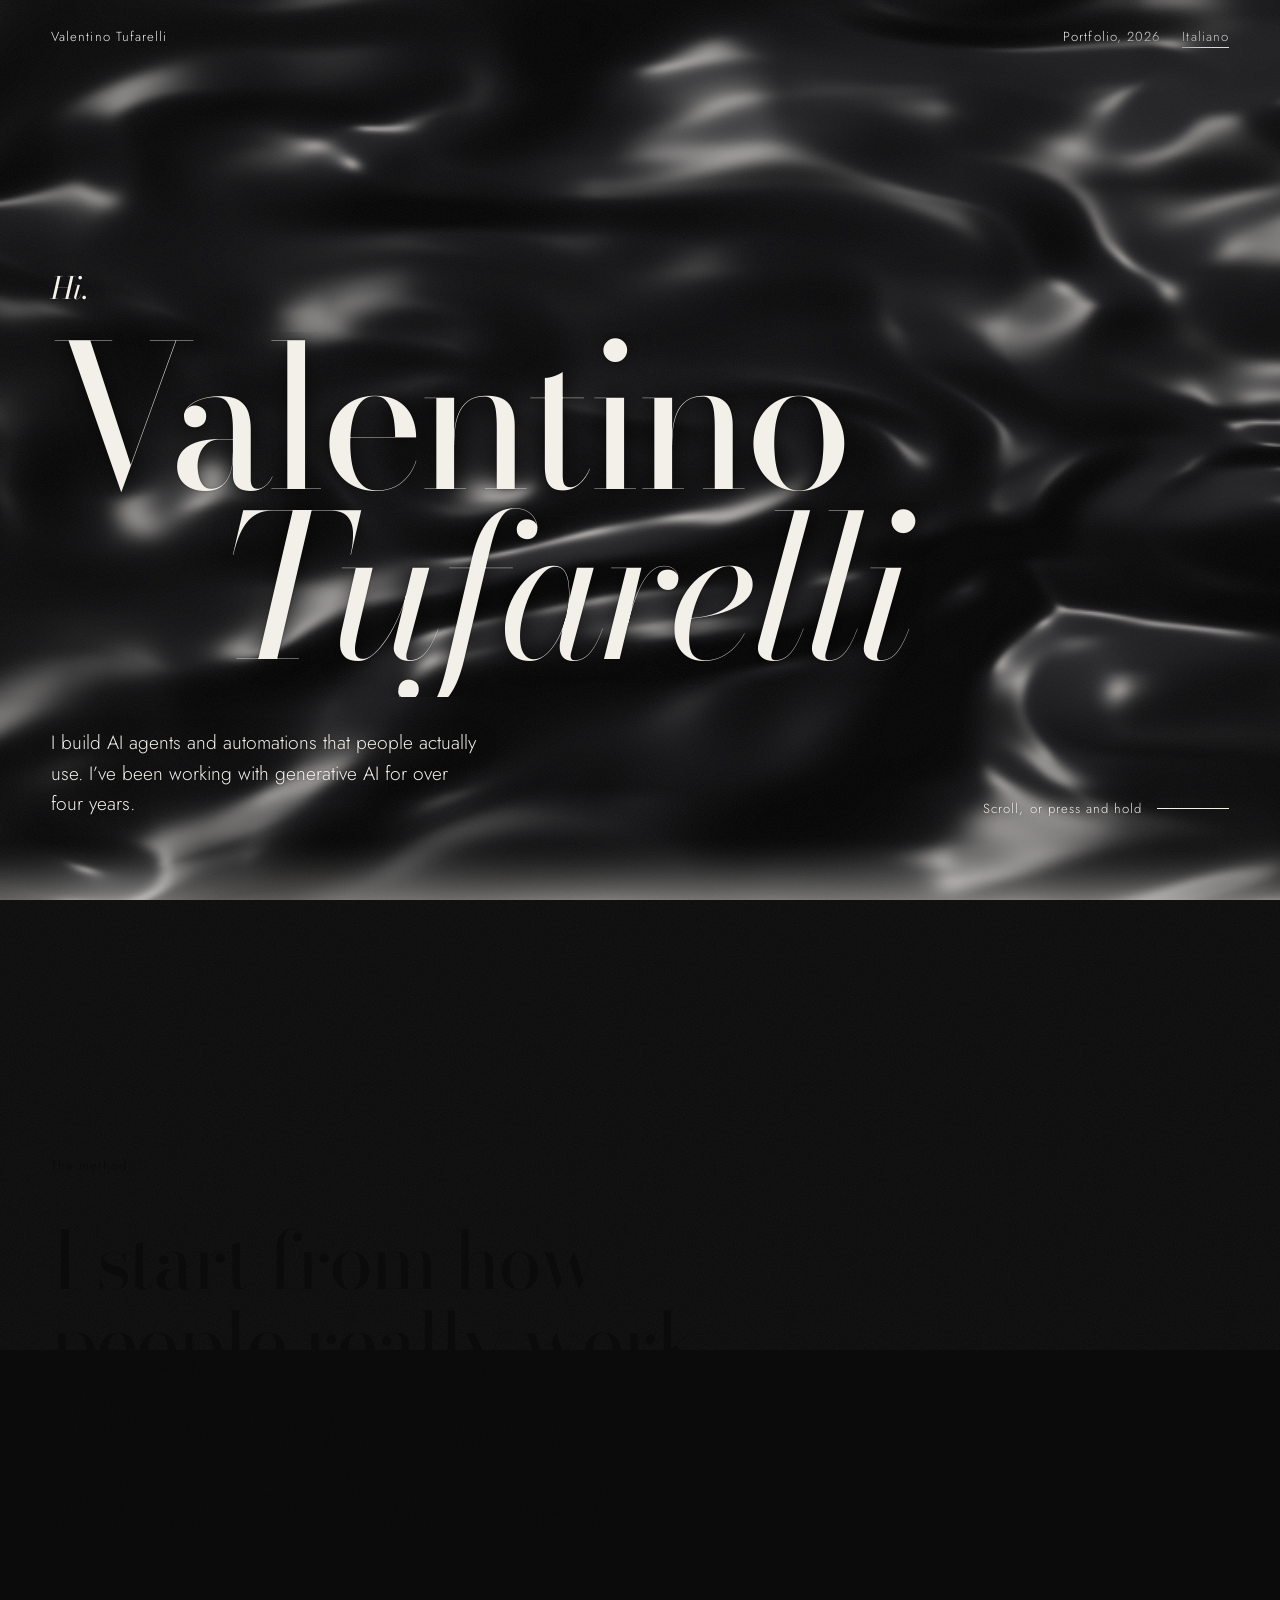
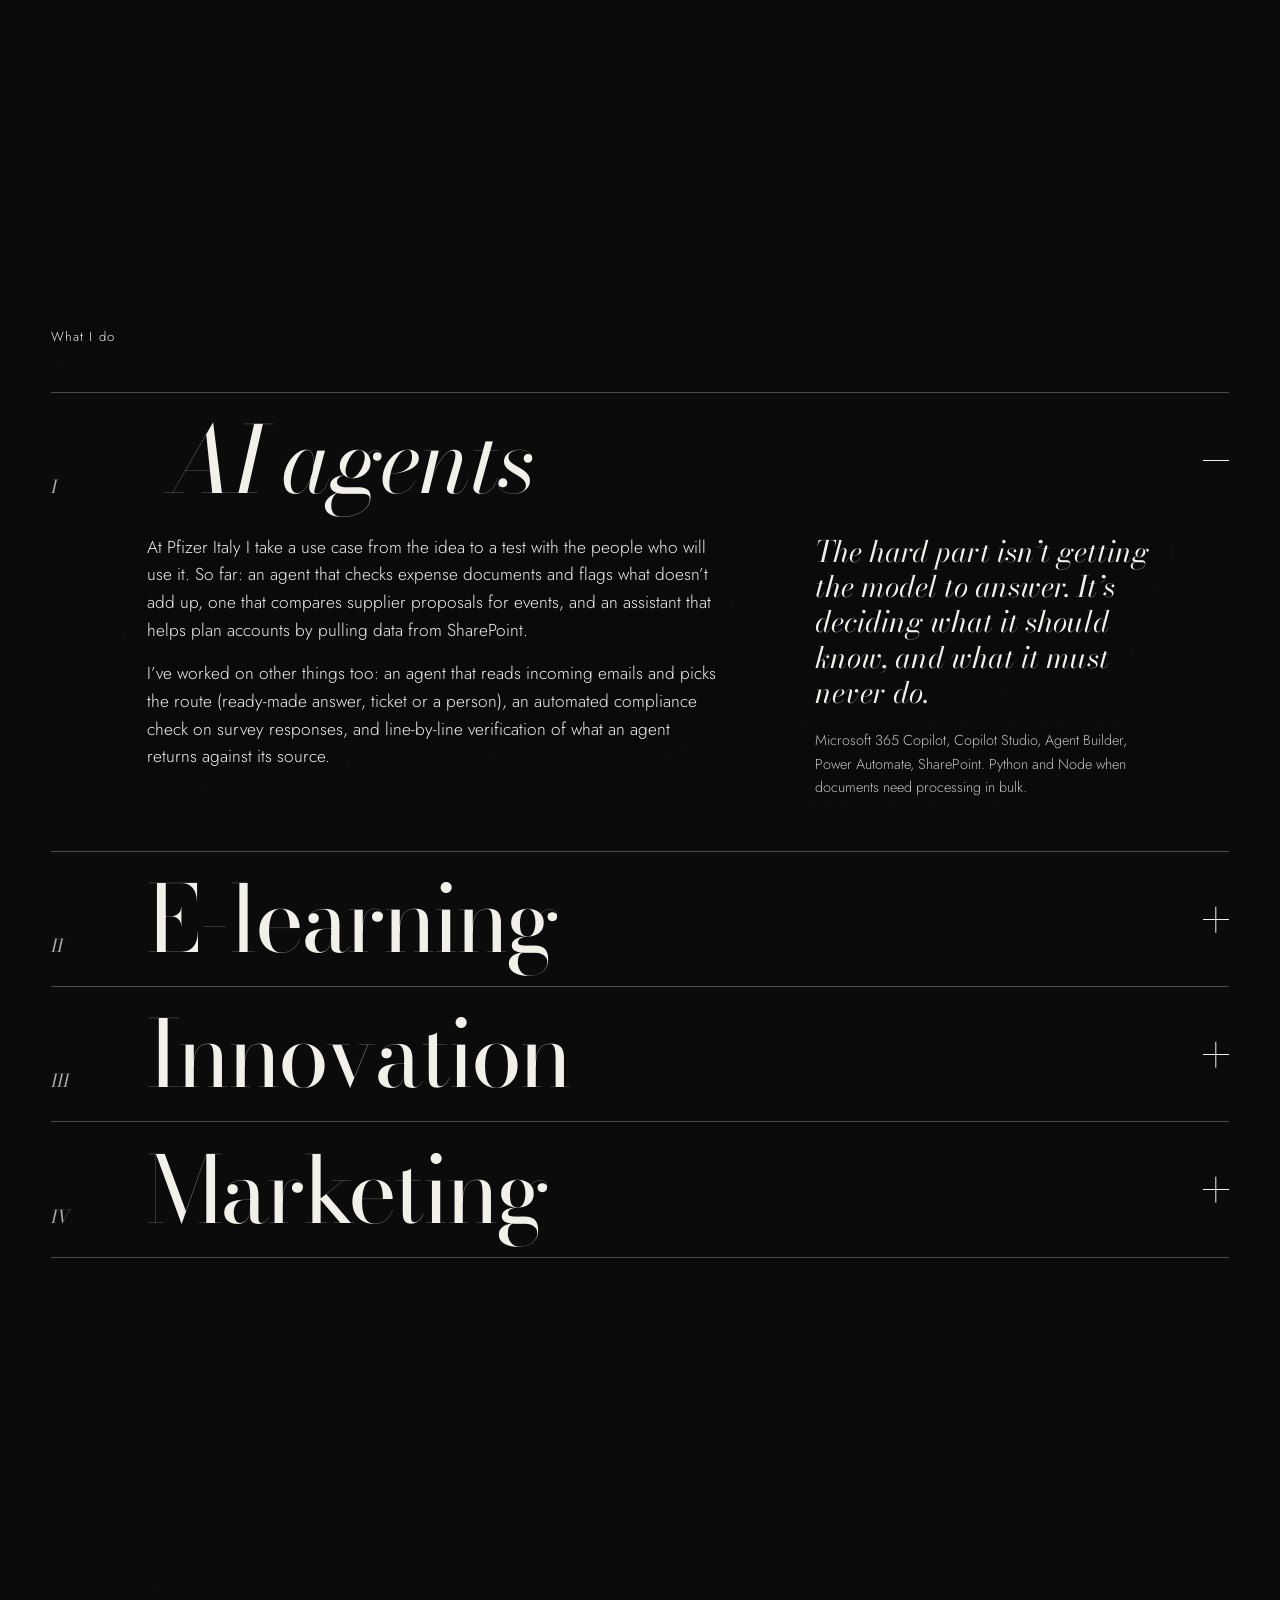
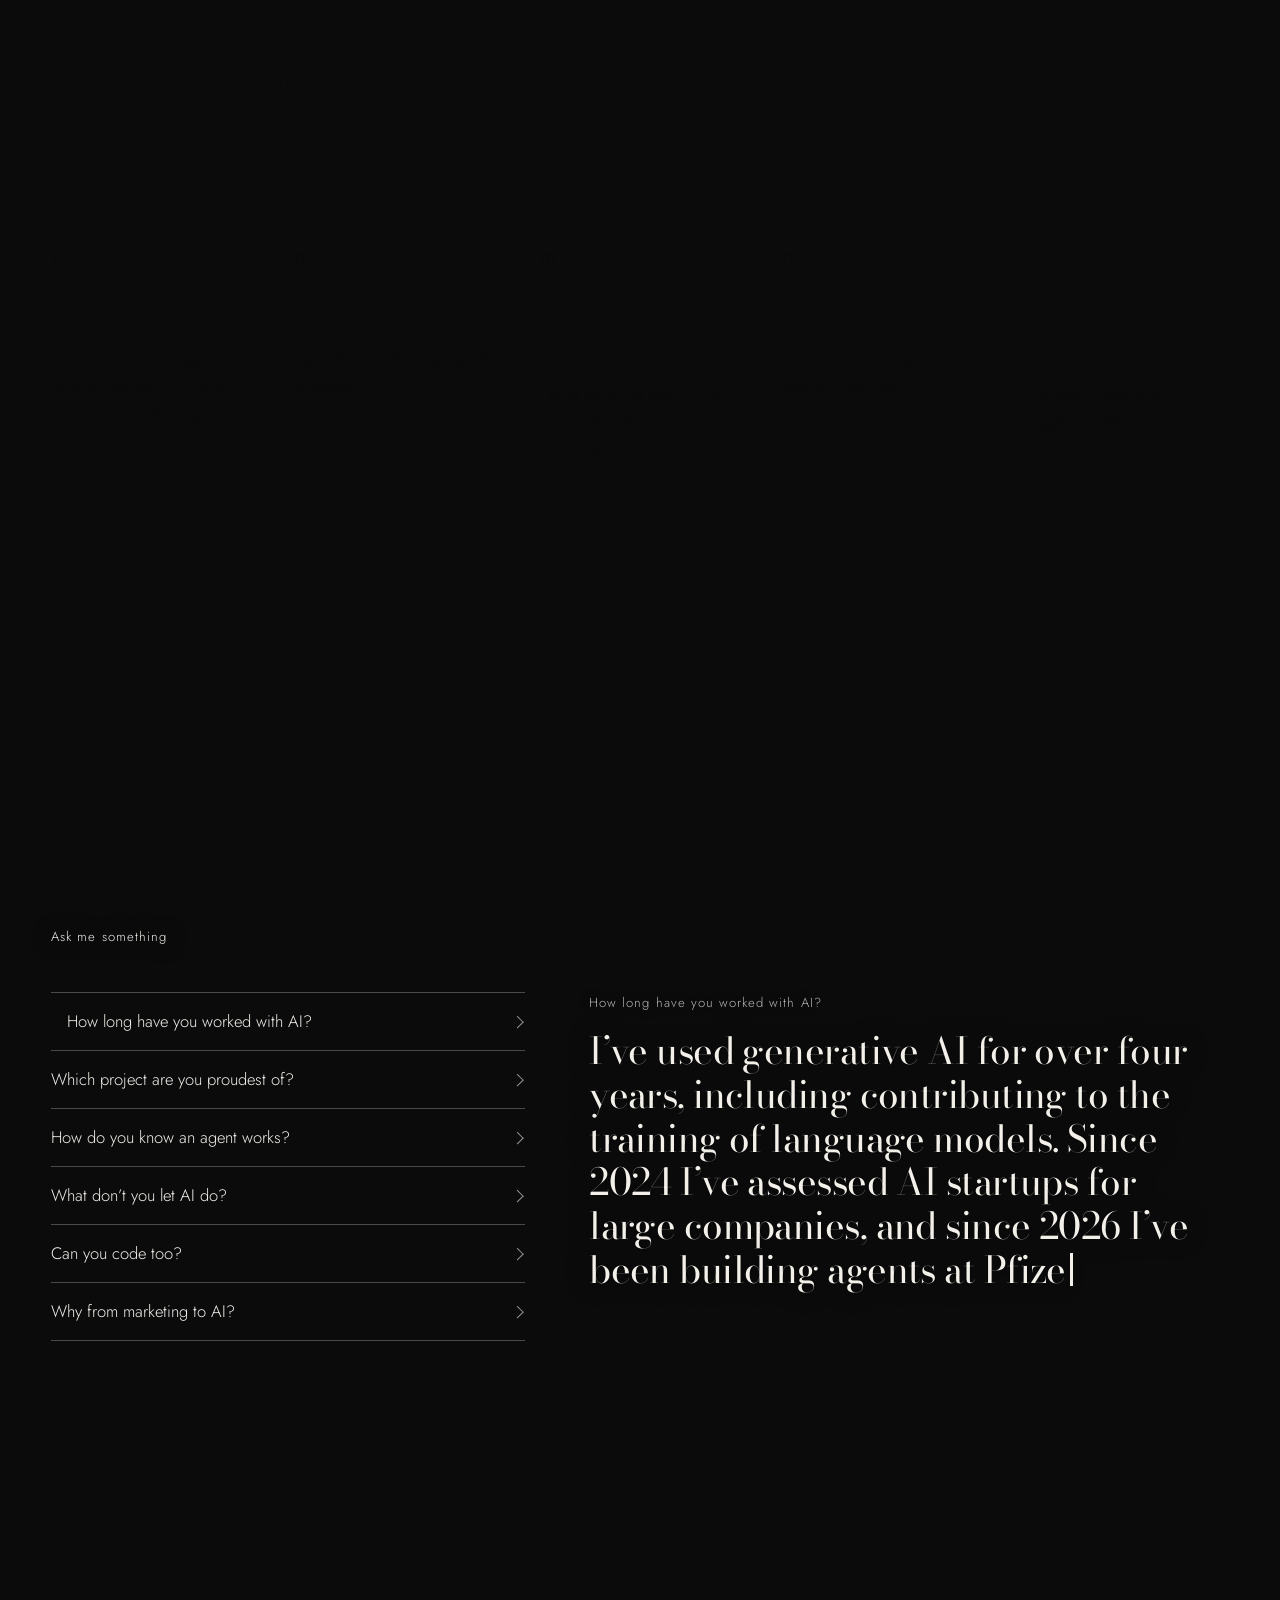
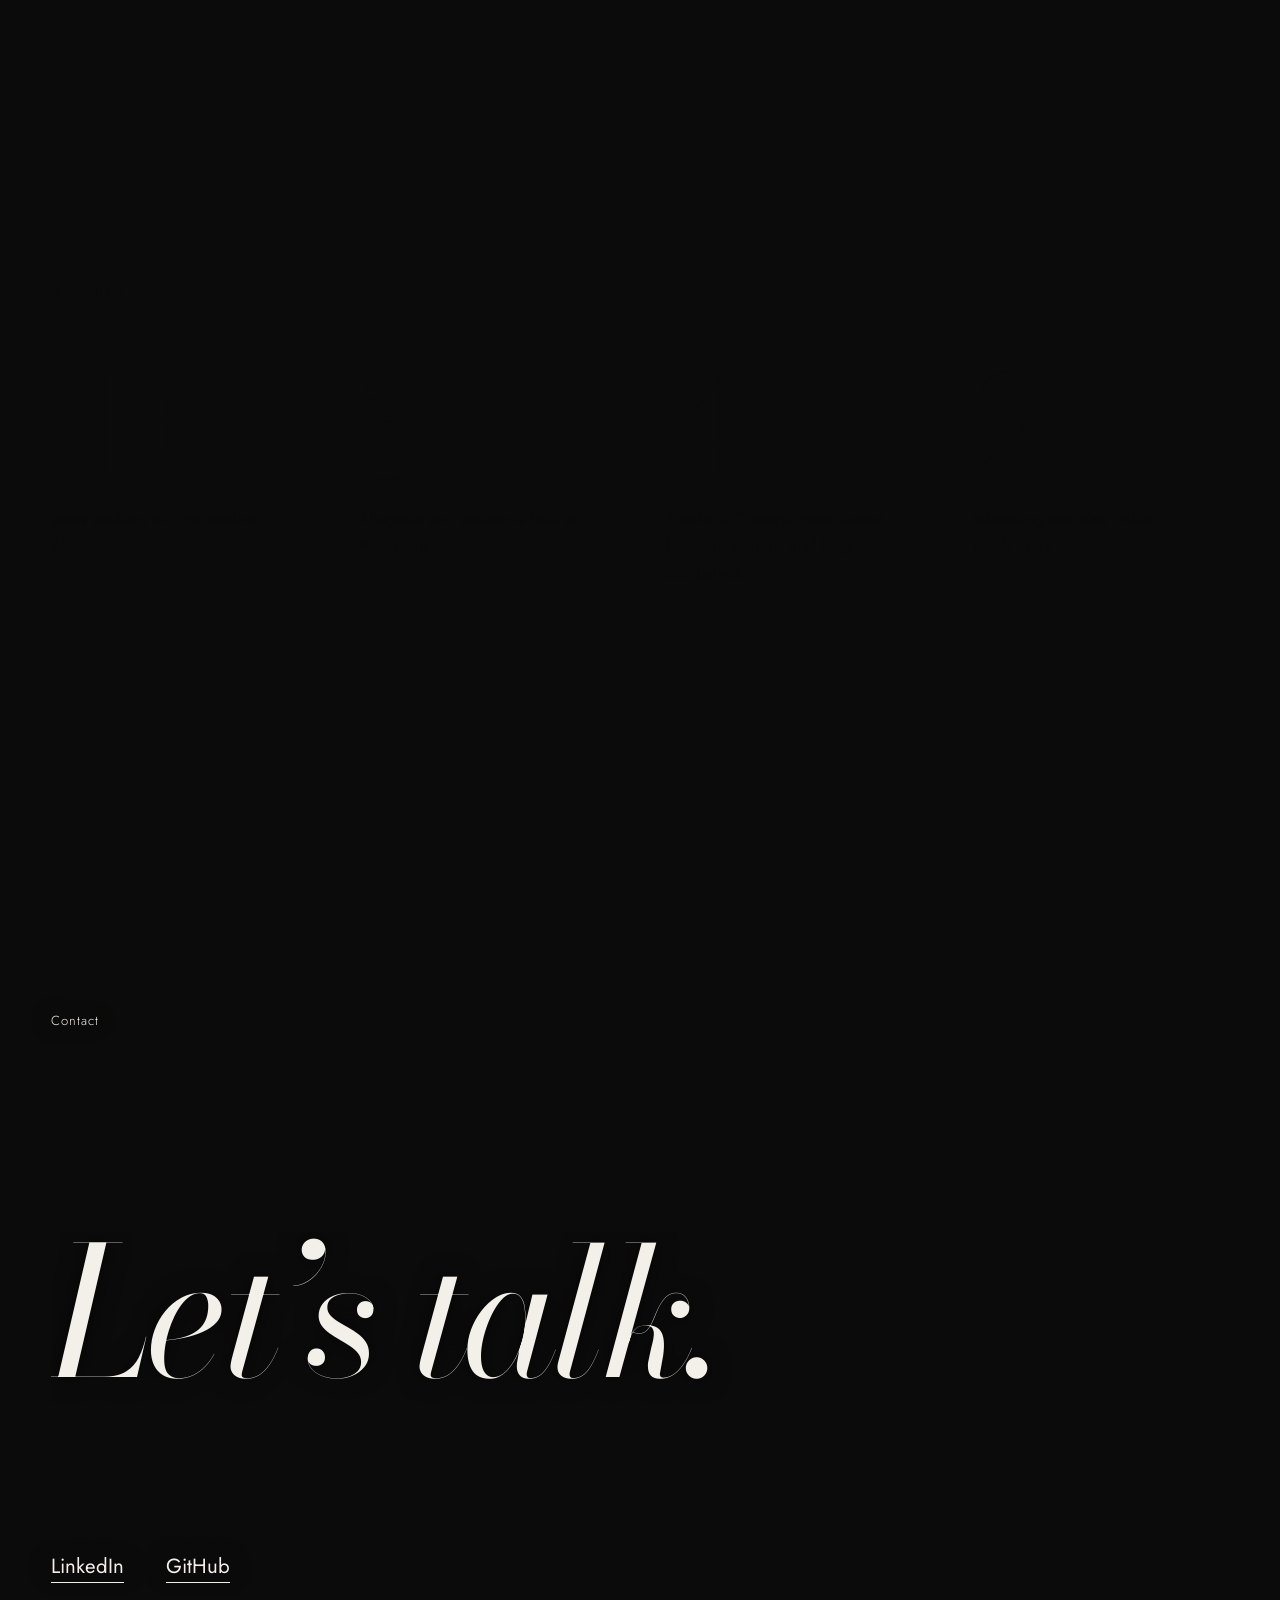
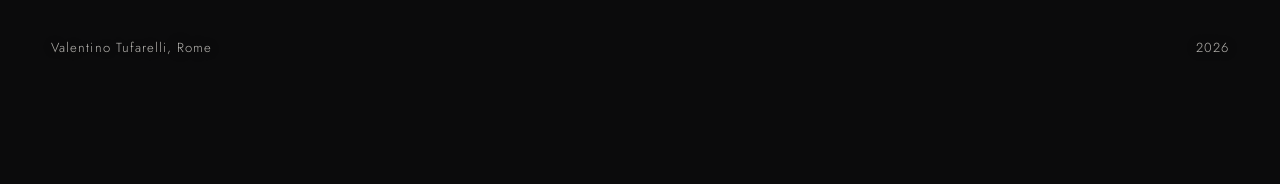
<file: work/en/index.html>
<!doctype html>
<html lang="en">
<head>
<meta charset="utf-8">
<meta name="viewport" content="width=device-width, initial-scale=1">
<title>Valentino Tufarelli</title>
<meta name="description" content="Valentino Tufarelli builds AI agents and automations that people actually use.">
<link rel="preconnect" href="https://fonts.googleapis.com">
<link rel="preconnect" href="https://fonts.gstatic.com" crossorigin>
<link href="https://fonts.googleapis.com/css2?family=Bodoni+Moda:ital,opsz,wght@0,6..96,400;0,6..96,500;1,6..96,400&family=Jost:wght@300;400;500&display=swap" rel="stylesheet">
<style>
:root{--ink:#0B0B0C;--bone:#F3F0EA;--serif:"Bodoni Moda","Didot","Bodoni MT","Cardo","Crimson Text",Georgia,serif;--sans:"Jost","DM Sans","Helvetica Neue",Arial,sans-serif;--ease:cubic-bezier(.19,1,.22,1)}
*,*::before,*::after{box-sizing:border-box}
html{background:var(--ink)}
body{margin:0;font-family:var(--sans);font-weight:300;font-size:1.0625rem;line-height:1.6;color:var(--bone);overflow-x:hidden;-webkit-font-smoothing:antialiased}
a{color:inherit}
button{font:inherit;color:inherit;background:none;border:0;padding:0;cursor:pointer}
:focus-visible{outline:1px solid currentColor;outline-offset:6px}
::selection{background:var(--bone);color:var(--ink)}

#silk{position:fixed;inset:0;width:100%;height:100%;z-index:0;display:block}
.grain{position:fixed;inset:-50%;z-index:1;pointer-events:none;opacity:.07;background-image:url("data:image/svg+xml,%3Csvg xmlns='http://www.w3.org/2000/svg' width='220' height='220'%3E%3Cfilter id='n'%3E%3CfeTurbulence type='fractalNoise' baseFrequency='.9' numOctaves='2' stitchTiles='stitch'/%3E%3CfeColorMatrix values='0 0 0 0 .5 0 0 0 0 .5 0 0 0 0 .5 0 0 0 1 0'/%3E%3C/filter%3E%3Crect width='100%25' height='100%25' filter='url(%23n)'/%3E%3C/svg%3E")}

.bar{position:fixed;top:0;left:0;right:0;z-index:5;display:flex;justify-content:space-between;padding:1.6rem clamp(1.3rem,4vw,3.5rem);font-size:.82rem;letter-spacing:.08em;color:#fff;mix-blend-mode:difference;pointer-events:none}
.bar a{pointer-events:auto;margin-left:1.4rem;text-decoration:none;border-bottom:1px solid currentColor;padding-bottom:.1rem}
main{position:relative;z-index:2}
section{position:relative;min-height:100vh;min-height:100svh;padding:clamp(6rem,14vh,10rem) clamp(1.3rem,4vw,3.5rem);display:flex;flex-direction:column;justify-content:center}
.light{color:var(--ink)}
.dark{text-shadow:0 0 22px rgba(0,0,0,.6),0 0 3px rgba(0,0,0,.35)}
.nogl .light{background:var(--bone)}.nogl .dark{background:var(--ink)}

/* comparsa del testo, riga per riga */
.line{display:block;overflow:hidden;padding-bottom:.12em;margin-bottom:-.12em}
.line>span{display:block;transform:translateY(112%);transition:transform 1.5s var(--ease)}
.in .line>span{transform:none}
.line:nth-child(2)>span{transition-delay:.12s}.line:nth-child(3)>span{transition-delay:.24s}.line:nth-child(4)>span{transition-delay:.36s}
.fade{opacity:0;transform:translateY(14px);transition:opacity 1.4s var(--ease) .35s,transform 1.4s var(--ease) .35s}
.in .fade{opacity:1;transform:none}

/* ingresso */
.hero{justify-content:flex-end;padding-bottom:clamp(3rem,9vh,6rem)}
.hello{font-family:var(--serif);font-style:italic;font-size:clamp(1.3rem,2.4vw,2rem);margin:0 0 1.2rem}
h1{font-family:var(--serif);font-weight:400;font-size:clamp(3.6rem,15.5vw,16.5rem);line-height:.86;letter-spacing:-.035em;margin:0}
h1 .line:nth-child(2){padding-left:clamp(1.5rem,13vw,15rem)}
h1 em{font-style:italic;font-weight:400}
.foot{display:flex;justify-content:space-between;align-items:flex-end;gap:2rem;margin-top:clamp(2rem,6vh,4rem)}
.lede{max-width:27rem;margin:0;font-size:clamp(1.05rem,1.5vw,1.25rem)}
@media (max-width:40rem){.foot{flex-direction:column;align-items:flex-start;gap:1.4rem}}
.cue{font-size:.82rem;letter-spacing:.08em;display:flex;align-items:center;gap:.9rem;white-space:nowrap;text-align:right}
.cue::after{content:"";width:4.5rem;height:1px;background:currentColor;transform-origin:left;animation:draw 2.6s var(--ease) infinite}
@keyframes draw{0%{transform:scaleX(0)}55%{transform:scaleX(1)}100%{transform:scaleX(1);opacity:0}}

/* frase */
.say{font-family:var(--serif);font-weight:400;font-size:clamp(2.1rem,6.2vw,6.4rem);line-height:1.02;letter-spacing:-.025em;margin:0;max-width:17ch}
.say em{font-style:italic}
.tagline{font-size:.82rem;letter-spacing:.08em;margin:0 0 clamp(1.5rem,5vh,3.5rem)}

/* capitoli che si aprono */
.chapters{list-style:none;margin:0;padding:0;border-top:1px solid rgba(243,240,234,.28)}
.chapters>li{border-bottom:1px solid rgba(243,240,234,.28)}
.head{width:100%;display:grid;grid-template-columns:3.2rem 1fr auto;gap:0 1rem;align-items:baseline;padding:clamp(1rem,2.6vh,1.8rem) 0;text-align:left}
@media (min-width:56rem){.head{grid-template-columns:5rem 1fr auto}}
.head .n{font-family:var(--serif);font-style:italic;font-size:1.1rem;opacity:.7}
.head h2{font-family:var(--serif);font-weight:400;font-size:clamp(2.4rem,7.2vw,6.8rem);line-height:.95;letter-spacing:-.03em;margin:0;transition:transform 1s var(--ease)}
.head:hover h2,.open .head h2{transform:translateX(clamp(.4rem,1.6vw,1.6rem));font-style:italic}
.head .pm{position:relative;width:1.6rem;height:1.6rem;align-self:center}
.head .pm::before,.head .pm::after{content:"";position:absolute;left:0;right:0;top:50%;height:1px;background:currentColor;transition:transform .8s var(--ease)}
.head .pm::after{transform:rotate(90deg)}
.open .head .pm::after{transform:rotate(0deg)}
.story{display:grid;grid-template-rows:0fr;transition:grid-template-rows 1s var(--ease)}
.open .story{grid-template-rows:1fr}
.story>div{overflow:hidden}
.story .cols{display:grid;gap:1.2rem 3rem;padding:.4rem 0 clamp(1.6rem,4vh,2.8rem) 4.2rem;opacity:0;transition:opacity 1s var(--ease) .2s}
.open .story .cols{opacity:1}
@media (min-width:56rem){.story .cols{grid-template-columns:minmax(0,1.5fr) minmax(0,1fr);padding-left:6rem}}
@media (max-width:40rem){.story .cols{padding-left:0}}
.story p{margin:0 0 1rem;max-width:36rem;font-size:clamp(1.02rem,1.35vw,1.2rem)}
.story .pull{font-family:var(--serif);font-style:italic;font-size:clamp(1.4rem,2.3vw,2rem);line-height:1.2;max-width:22rem;margin:0 0 1.2rem}
.story .tools{font-size:.9rem;opacity:.8;max-width:22rem}
.try{display:flex;flex-wrap:wrap;gap:.5rem 1.8rem;margin:0 0 1.2rem}
.link{position:relative;padding-bottom:.15rem;font-weight:400}
.link::after{content:"";position:absolute;left:0;right:0;bottom:0;height:1px;background:currentColor;transform-origin:right;transition:transform .8s var(--ease)}
.link:hover::after{transform:scaleX(0)}

/* cinque passi */
.steps{list-style:none;margin:0;padding:0;display:grid;gap:0 clamp(1.2rem,3vw,3rem)}
@media (min-width:56rem){.steps{grid-template-columns:repeat(5,1fr)}}
.steps li{border-top:1px solid rgba(11,11,12,.3);padding:1.1rem 0 clamp(1.4rem,4vh,2.4rem)}
.steps .n{font-family:var(--serif);font-style:italic;font-size:1.1rem;opacity:.7;display:block;margin-bottom:clamp(.6rem,3vh,2.4rem)}
.steps h3{font-family:var(--serif);font-weight:400;font-size:clamp(1.7rem,2.6vw,2.5rem);line-height:1;letter-spacing:-.02em;margin:0 0 .7rem}
.steps p{margin:0;max-width:17rem}
.title{font-family:var(--serif);font-weight:400;font-size:clamp(2.1rem,5.4vw,5.2rem);line-height:1;letter-spacing:-.025em;margin:0 0 clamp(2rem,6vh,4rem);max-width:16ch}
.title em{font-style:italic}

/* chiedimi qualcosa */
.ask{display:grid;gap:clamp(2rem,5vh,3rem) 4rem}
@media (min-width:56rem){.ask{grid-template-columns:minmax(0,1fr) minmax(0,1.35fr);align-items:start}}
.qs{list-style:none;margin:0;padding:0;border-top:1px solid rgba(243,240,234,.28)}
.qs button{width:100%;text-align:left;padding:.95rem 2rem .95rem 0;border-bottom:1px solid rgba(243,240,234,.28);position:relative;font-size:clamp(1.02rem,1.3vw,1.15rem);transition:padding 1s var(--ease),opacity .6s}
.qs button::after{content:"";position:absolute;right:.2rem;top:50%;width:.55rem;height:.55rem;border-top:1px solid currentColor;border-right:1px solid currentColor;transform:translateY(-50%) rotate(45deg);opacity:.6}
.qs button:hover,.qs button[aria-pressed="true"]{padding-left:1rem}
.qs button.seen{opacity:.55}.qs button[aria-pressed="true"]{opacity:1}
.answer{min-height:15rem}
.answer .q{font-size:.82rem;letter-spacing:.08em;margin:0 0 1rem;opacity:.75;min-height:1.3em}
.answer .a{font-family:var(--serif);font-weight:400;font-size:clamp(1.5rem,2.9vw,2.7rem);line-height:1.18;letter-spacing:-.015em;margin:0}
.answer .a::after{content:"";display:inline-block;width:.06em;height:.9em;background:currentColor;margin-left:.12em;vertical-align:-.08em;animation:blink 1s steps(1) infinite}
@keyframes blink{50%{opacity:0}}

/* numeri */
.figs{display:grid;grid-template-columns:repeat(2,1fr);gap:clamp(2rem,6vh,4rem) clamp(1.5rem,4vw,4rem);margin:0}
@media (min-width:56rem){.figs{grid-template-columns:repeat(4,1fr)}}
.figs div{border-top:1px solid rgba(11,11,12,.3);padding-top:1rem}
.figs dt{font-family:var(--serif);font-weight:400;font-size:clamp(4.2rem,11vw,10.5rem);line-height:.9;letter-spacing:-.04em}
.figs dd{margin:.9rem 0 0;max-width:14rem}

/* chiusura */
.end{justify-content:space-between}
.end .big{font-family:var(--serif);font-style:italic;font-weight:400;font-size:clamp(3.4rem,14vw,15rem);line-height:.9;letter-spacing:-.035em;margin:auto 0}
.end ul{list-style:none;display:flex;flex-wrap:wrap;gap:.6rem 2.6rem;margin:0;padding:0;font-size:clamp(1.05rem,1.6vw,1.3rem)}
.end ul a{text-decoration:none}
.sign{display:flex;justify-content:space-between;gap:1rem;font-size:.82rem;letter-spacing:.08em;margin-top:clamp(2rem,6vh,4rem);opacity:.75}

/* cursore */
.dot{position:fixed;left:0;top:0;width:12px;height:12px;margin:-6px 0 0 -6px;border-radius:50%;background:#fff;mix-blend-mode:difference;pointer-events:none;z-index:70;transition:width .5s var(--ease),height .5s var(--ease),margin .5s var(--ease);display:none}
.dot.on{display:block}.dot.big{width:64px;height:64px;margin:-32px 0 0 -32px}

/* lettore dei moduli */
#player{position:fixed;inset:0;z-index:60;display:none;background:rgba(6,6,7,.96);padding:4.4rem 3vw 3vh}
#player.open{display:block}
#player iframe{width:100%;height:100%;border:0;background:#fff}
#close{position:absolute;top:1.3rem;right:3vw;color:var(--bone);font-size:.82rem;letter-spacing:.08em}

@media (prefers-reduced-motion:reduce){.line>span,.fade{transition:none;transform:none;opacity:1}.cue::after,.answer .a::after{animation:none}.story,.story .cols{transition:none}}
</style>
</head>
<body>
<canvas id="silk" aria-hidden="true"></canvas>
<div class="grain" aria-hidden="true"></div>
<div class="bar"><span>Valentino Tufarelli</span><span>Portfolio, 2026<a class="lang" href="../" lang="it">Italiano</a></span></div>

<main>
  <section class="hero dark" data-t="0">
    <p class="hello fade">Hi.</p>
    <h1><span class="line"><span>Valentino</span></span><span class="line"><span><em>Tufarelli</em></span></span></h1>
    <div class="foot fade">
      <p class="lede">I build AI agents and automations that people actually use. I’ve been working with generative AI for over four years.</p>
      <span class="cue">Scroll, or press and hold</span>
    </div>
  </section>

  <section class="light" data-t="1">
    <p class="tagline fade">The method</p>
    <p class="say"><span class="line"><span>I start from how</span></span><span class="line"><span>people really work.</span></span><span class="line"><span><em>Then I take away</em></span></span><span class="line"><span><em>what isn’t needed.</em></span></span></p>
  </section>

  <section class="dark" data-t="0">
    <p class="tagline fade">What I do</p>
    <ol class="chapters fade">
      <li class="open">
        <button class="head" type="button" aria-expanded="true"><span class="n">I</span><h2>AI agents</h2><span class="pm" aria-hidden="true"></span></button>
        <div class="story"><div><div class="cols">
          <div>
            <p>At Pfizer Italy I take a use case from the idea to a test with the people who will use it. So far: an agent that checks expense documents and flags what doesn’t add up, one that compares supplier proposals for events, and an assistant that helps plan accounts by pulling data from SharePoint.</p>
            <p>I’ve worked on other things too: an agent that reads incoming emails and picks the route (ready-made answer, ticket or a person), an automated compliance check on survey responses, and line-by-line verification of what an agent returns against its source.</p>
          </div>
          <div>
            <p class="pull">The hard part isn’t getting the model to answer. It’s deciding what it should know, and what it must never do.</p>
            <p class="tools">Microsoft 365 Copilot, Copilot Studio, Agent Builder, Power Automate, SharePoint. Python and Node when documents need processing in bulk.</p>
          </div>
        </div></div></div>
      </li>
      <li>
        <button class="head" type="button" aria-expanded="false"><span class="n">II</span><h2>E-learning</h2><span class="pm" aria-hidden="true"></span></button>
        <div class="story"><div><div class="cols">
          <div>
            <p>With two colleagues I ran the Copilot training for the field force: the live demos and exercises were mine. From there I built two modules in Articulate Storyline, which you can try right now.</p>
            <p>Before that I looked after the Italian version of a course on AI fundamentals. I rewrote the subtitle corrections in three different formats, until they were easy to use for the people who had to apply them.</p>
          </div>
          <div>
            <p class="pull">A course works when you try it with your own hands.</p>
            <p class="try"><button class="link" type="button" data-play="../../copilot/" data-title="Copilot 101 module">Try Copilot 101</button><button class="link" type="button" data-play="../../onboarding/" data-title="Your first week module">Try Your first week</button></p>
            <p class="tools">Articulate Storyline, live training, localisation from English. The two modules are in Italian.</p>
          </div>
        </div></div></div>
      </li>
      <li>
        <button class="head" type="button" aria-expanded="false"><span class="n">III</span><h2>Innovation</h2><span class="pm" aria-hidden="true"></span></button>
        <div class="story"><div><div class="cols">
          <div>
            <p>At ELIS Innovation Hub I scouted AI startups for ENI, RFI and Italferr, then took them through to a field trial. I coordinated four Proofs of Concept: Italferr with B4Tech and with HPA, ENI with Trailslight, RFI with KOMETE.</p>
            <p>My job was to hold together three worlds that speak different languages: the company, the startup and the engineers. Plans, deadlines, progress reports, budgets.</p>
          </div>
          <div>
            <p class="pull">You judge a technology when it meets a real process, not during the demo.</p>
            <p class="tools">Technology scouting, venture client, Proof of Concept coordination, Agile methods.</p>
          </div>
        </div></div></div>
      </li>
      <li>
        <button class="head" type="button" aria-expanded="false"><span class="n">IV</span><h2>Marketing</h2><span class="pm" aria-hidden="true"></span></button>
        <div class="story"><div><div class="cols">
          <div>
            <p>This is where I come from. I sold for years, in stores and then as a B2B agent, and I worked in digital marketing: a new identity for an agency, websites, social media, editorial plans. At university I built strategies for brands such as Ferrarelle, Pirelli and Utravel.</p>
            <p>It helps me every day. Outside the office I also look after the growth of an independent app, on a zero budget.</p>
          </div>
          <div>
            <p class="pull">An agent nobody adopts is a failed project. And getting something adopted is a sales job.</p>
            <p class="tools">Digital strategy, brand identity, content, B2B and B2C sales.</p>
          </div>
        </div></div></div>
      </li>
    </ol>
  </section>

  <section class="light" data-t="1">
    <p class="tagline fade">How I build an agent</p>
    <h2 class="title"><span class="line"><span>Five steps,</span></span><span class="line"><span><em>always the same.</em></span></span></h2>
    <ol class="steps fade">
      <li><span class="n">I</span><h3>Listen</h3><p>I sit down with the people who do the job and have them walk me through it.</p></li>
      <li><span class="n">II</span><h3>Scope</h3><p>I pick the smallest part worth automating.</p></li>
      <li><span class="n">III</span><h3>Instructions and sources</h3><p>I write what the agent must do and which documents it can draw on.</p></li>
      <li><span class="n">IV</span><h3>Real cases</h3><p>I test it on real cases and fix where it goes wrong.</p></li>
      <li><span class="n">V</span><h3>A person decides</h3><p>The agent flags and suggests. The last word isn’t its own.</p></li>
    </ol>
  </section>

  <section class="dark" data-t="0">
    <p class="tagline fade">Ask me something</p>
    <div class="ask fade">
      <ul class="qs" id="qs"></ul>
      <div class="answer" aria-live="polite"><p class="q" id="aq"></p><p class="a" id="aa"></p></div>
    </div>
  </section>

  <section class="light" data-t="1">
    <p class="tagline fade">In numbers</p>
    <dl class="figs fade">
      <div><dt data-n="4" data-suf="+">4+</dt><dd>years working with generative AI</dd></div>
      <div><dt data-n="3">3</dt><dd>AI agents and assistants built at Pfizer Italy</dd></div>
      <div><dt data-n="4">4</dt><dd>Proofs of Concept coordinated between startups and large companies</dd></div>
      <div><dt data-n="2">2</dt><dd>e-learning modules online, ready to try</dd></div>
    </dl>
  </section>

  <section class="end dark" data-t="0">
    <p class="tagline fade">Contact</p>
    <p class="big"><span class="line"><span>Let’s talk.</span></span></p>
    <div class="fade">
      <ul>
        <li><a class="link" href="https://www.linkedin.com/in/valentinotufarelli">LinkedIn</a></li>
        <li><a class="link" href="https://github.com/tufawayz">GitHub</a></li>
      </ul>
      <div class="sign"><span>Valentino Tufarelli, Rome</span><span>2026</span></div>
    </div>
  </section>
</main>

<div class="dot" aria-hidden="true"></div>
<div id="player" role="dialog" aria-modal="true" aria-label="E-learning module"><button id="close" type="button">Close</button><div id="frame" style="width:100%;height:100%"></div></div>

<script>
(function(){
  var reduce=window.matchMedia('(prefers-reduced-motion: reduce)').matches;
  var sections=[].slice.call(document.querySelectorAll('section'));

  /* comparsa dei testi */
  if('IntersectionObserver' in window){
    var io=new IntersectionObserver(function(es){es.forEach(function(e){if(e.isIntersecting){e.target.classList.add('in');io.unobserve(e.target);}});},{threshold:.25});
    sections.forEach(function(s){io.observe(s);});
  } else sections.forEach(function(s){s.classList.add('in');});

  /* seta liquida in WebGL */
  var cv=document.getElementById('silk'), gl=null;
  try{gl=cv.getContext('webgl',{antialias:false,alpha:false,powerPreference:'low-power'});}catch(e){}
  var FS='precision highp float;uniform vec2 r;uniform float t;uniform vec2 m;uniform float s;uniform float b;uniform float i0;uniform float i1;uniform float g;'+
  'float h(vec2 p){p=fract(p*vec2(123.34,456.21));p+=dot(p,p+45.32);return fract(p.x*p.y);}'+
  'float n(vec2 p){vec2 i=floor(p),f=fract(p);f=f*f*(3.-2.*f);return mix(mix(h(i),h(i+vec2(1.,0.)),f.x),mix(h(i+vec2(0.,1.)),h(i+vec2(1.,1.)),f.x),f.y);}'+
  'float fbm(vec2 p){float a=.5,v=0.;for(int i=0;i<4;i++){v+=a*n(p);p=p*2.03+vec2(17.3,9.1);a*=.5;}return v;}'+
  'float H(vec2 p,float k,vec2 pull){vec2 q=vec2(fbm(p+vec2(0.,k)),fbm(p+vec2(5.2,1.3)-k));return fbm(p+2.4*q+pull);}'+
  'void main(){vec2 uv=(gl_FragCoord.xy-.5*r)/r.y;vec2 p=uv*vec2(.62,1.25)+vec2(.3,s*1.6);float k=t*.03;'+
  'vec2 d=m-uv;vec2 pull=(.35+1.1*g)*d*exp(-2.5*dot(d,d));vec2 e=vec2(.014,0.);'+
  'float h0=H(p,k,pull),hx=H(p+e.xy,k,pull),hy=H(p+e.yx,k,pull);'+
  'vec3 nr=normalize(vec3((h0-hx)/e.x*.55,(h0-hy)/e.x*.55,1.));vec3 L=normalize(vec3(-.45,.55,.7));'+
  'float dif=clamp(dot(nr,L),0.,1.);float sp=pow(max(dot(nr,normalize(L+vec3(0.,0.,1.))),0.),60.);float rim=pow(1.-nr.z,2.);'+
  'vec3 dark=vec3(.016,.016,.019)+pow(dif,3.)*vec3(.15,.15,.16)+sp*vec3(.52,.51,.49)+rim*vec3(.04);'+
  'vec3 lite=vec3(.957,.945,.922)-pow(1.-dif,1.5)*vec3(.19,.19,.20)-rim*vec3(.09)+sp*vec3(.04);'+
  'float y=r.y-gl_FragCoord.y;float inv=mix(i0,i1,smoothstep(b-r.y*.07,b+r.y*.07,y));'+
  'vec3 c=mix(dark,lite,inv);c*=1.-.4*dot(uv,uv)*(1.-inv*.8);gl_FragColor=vec4(c,1.);}';
  var prog,loc={},ok=false;
  if(gl){
    var mk=function(type,src){var sh=gl.createShader(type);gl.shaderSource(sh,src);gl.compileShader(sh);return gl.getShaderParameter(sh,gl.COMPILE_STATUS)?sh:null;};
    var vs=mk(gl.VERTEX_SHADER,'attribute vec2 a;void main(){gl_Position=vec4(a,0.,1.);}'), fs=mk(gl.FRAGMENT_SHADER,FS);
    if(vs&&fs){prog=gl.createProgram();gl.attachShader(prog,vs);gl.attachShader(prog,fs);gl.linkProgram(prog);
      if(gl.getProgramParameter(prog,gl.LINK_STATUS)){gl.useProgram(prog);
        var buf=gl.createBuffer();gl.bindBuffer(gl.ARRAY_BUFFER,buf);gl.bufferData(gl.ARRAY_BUFFER,new Float32Array([-1,-1,1,-1,-1,1,1,1]),gl.STATIC_DRAW);
        var a=gl.getAttribLocation(prog,'a');gl.enableVertexAttribArray(a);gl.vertexAttribPointer(a,2,gl.FLOAT,false,0,0);
        ['r','t','m','s','b','i0','i1','g'].forEach(function(u){loc[u]=gl.getUniformLocation(prog,u);});ok=true;}}
  }
  if(!ok){document.documentElement.classList.add('nogl');cv.style.display='none';}
  function size(){var sc=Math.min(.6,900/window.innerWidth);cv.width=Math.max(2,Math.round(window.innerWidth*sc));cv.height=Math.max(2,Math.round(window.innerHeight*sc));if(ok)gl.viewport(0,0,cv.width,cv.height);}
  size();window.addEventListener('resize',size);

  var mx=0,my=0,tx=0,ty=0,sc=0,tsc=0,bd=-1e5,t0=0,t1=0,start=performance.now(),prev=start,vis=true,ag=0,tag=0,tim=12;
  window.addEventListener('pointerdown',function(){tag=1;},{passive:true});['pointerup','pointercancel','blur'].forEach(function(ev){window.addEventListener(ev,function(){tag=0;},{passive:true});});
  document.addEventListener('visibilitychange',function(){vis=!document.hidden;});
  /* ogni sezione ha il suo tono: la seta cambia colore lungo il confine tra due sezioni */
  function theme(){
    var H=window.innerHeight,found=false;
    for(var i=0;i<sections.length;i++){var top=sections[i].getBoundingClientRect().top;
      if(top>0&&top<=H&&i>0){bd=top;t0=+sections[i-1].getAttribute('data-t');t1=+sections[i].getAttribute('data-t');found=true;break;}}
    if(!found){for(var j=0;j<sections.length;j++){var r=sections[j].getBoundingClientRect();if(r.top<=0&&r.bottom>0){t0=t1=+sections[j].getAttribute('data-t');}}bd=-1e5;}
    var max=document.documentElement.scrollHeight-H;tsc=max>0?window.scrollY/max:0;
  }
  window.addEventListener('scroll',theme,{passive:true});window.addEventListener('resize',theme);theme();sc=tsc;

  /* cursore */
  var dot=document.querySelector('.dot'),fine=window.matchMedia('(pointer:fine)').matches,cx=-100,cy=-100,dx=-100,dy=-100;
  window.addEventListener('pointermove',function(e){
    tx=(e.clientX-.5*window.innerWidth)/window.innerHeight;ty=-(e.clientY-.5*window.innerHeight)/window.innerHeight;
    if(fine&&e.pointerType!=='touch'){cx=e.clientX;cy=e.clientY;dot.classList.add('on');}
  },{passive:true});
  if(fine){document.querySelectorAll('a,button').forEach(function(el){
    el.addEventListener('pointerenter',function(){dot.classList.add('big');});el.addEventListener('pointerleave',function(){dot.classList.remove('big');});});}

  function frame(now){
    var dt=Math.min(.1,(now-prev)/1000);prev=now;var k=function(rate){return 1-Math.exp(-dt*rate);};
    if(vis){
      mx+=(tx-mx)*k(2.5);my+=(ty-my)*k(2.5);sc+=(tsc-sc)*k(4);ag+=(tag-ag)*k(tag?2.2:1.2);if(!reduce)tim+=dt*(1+ag*9);
      dx+=(cx-dx)*k(16);dy+=(cy-dy)*k(16);dot.style.transform='translate('+dx+'px,'+dy+'px)';
      if(ok){var q=cv.height/window.innerHeight;
        gl.uniform2f(loc.r,cv.width,cv.height);gl.uniform1f(loc.t,tim);gl.uniform1f(loc.g,ag);gl.uniform2f(loc.m,mx,my);gl.uniform1f(loc.s,sc);
        gl.uniform1f(loc.b,bd*q);gl.uniform1f(loc.i0,t0);gl.uniform1f(loc.i1,t1);gl.drawArrays(gl.TRIANGLE_STRIP,0,4);}
    }
    requestAnimationFrame(frame);
  }
  requestAnimationFrame(frame);

  /* capitoli che si aprono */
  [].forEach.call(document.querySelectorAll('.chapters>li'),function(li){
    var h=li.querySelector('.head');
    h.addEventListener('click',function(){var o=li.classList.toggle('open');h.setAttribute('aria-expanded',o?'true':'false');setTimeout(theme,1050);});
  });

  /* chiedimi qualcosa: le risposte si scrivono da sole */
  var QA=[
    ['How long have you worked with AI?','I’ve used generative AI for over four years, including contributing to the training of language models. Since 2024 I’ve assessed AI startups for large companies, and since 2026 I’ve been building agents at Pfizer Italy.'],
    ['Which project are you proudest of?','The agent that checks expense documents. In tests on real cases it misread some documents, and I fixed the errors one by one. It doesn’t decide: it flags what doesn’t add up, then a person takes over.'],
    ['How do you know an agent works?','I put it in front of real cases and compare what it returns with the source, line by line: a list of differences, a comparison table, a summary. If it doesn’t hold up there, it isn’t ready.'],
    ['What don’t you let AI do?','Decide in place of people. My agents flag, compare and draft an answer. And personal data is entered only by the people who know it: it stays separate from what the agent retrieves on its own.'],
    ['Can you code too?','I mostly work with low-code tools: Copilot Studio, Agent Builder, Power Automate. When documents need processing in bulk I write pipelines in Python or Node. I don’t develop models from scratch: I make them work well inside a process.'],
    ['Why from marketing to AI?','Marketing taught me to start from people. AI gave me the means to build what those people need. In between came innovation: after assessing other people’s technology for long enough, I wanted to build my own.']
  ];
  var qs=document.getElementById('qs'),aq=document.getElementById('aq'),aa=document.getElementById('aa'),typing=null,btns=[];
  function say(i){
    if(typing)cancelAnimationFrame(typing);
    btns.forEach(function(b,k){b.setAttribute('aria-pressed',k===i?'true':'false');if(k===i)b.classList.add('seen');});
    aq.textContent=QA[i][0];var txt=QA[i][1],n=0;
    if(reduce){aa.textContent=txt;return;}
    aa.textContent='';var t0=performance.now();(function step(now){n=Math.min(txt.length,Math.floor((now-t0)/13));aa.textContent=txt.slice(0,n);typing=n<txt.length?requestAnimationFrame(step):null;})(t0);
  }
  QA.forEach(function(q,i){var li=document.createElement('li'),b=document.createElement('button');b.type='button';b.textContent=q[0];b.setAttribute('aria-pressed','false');b.addEventListener('click',function(){say(i);});li.appendChild(b);qs.appendChild(li);btns.push(b);});
  var asked=false,askSec=qs.closest('section');
  if('IntersectionObserver' in window){new IntersectionObserver(function(es,o){es.forEach(function(e){if(e.isIntersecting&&!asked){asked=true;setTimeout(function(){say(0);},700);o.disconnect();}});},{threshold:.4}).observe(askSec);} else say(0);

  /* numeri che contano */
  [].forEach.call(document.querySelectorAll('.figs dt'),function(dt){
    var to=+dt.getAttribute('data-n'),suf=dt.getAttribute('data-suf')||'';
    if(reduce||!('IntersectionObserver' in window))return;
    dt.textContent='0'+suf;
    new IntersectionObserver(function(es,o){es.forEach(function(e){if(!e.isIntersecting)return;o.disconnect();var v=0,id=setInterval(function(){v++;dt.textContent=v+suf;if(v>=to)clearInterval(id);},260);});},{threshold:.6}).observe(dt);
  });

  /* lettore */
  var player=document.getElementById('player'),holder=document.getElementById('frame'),last=null;
  function closeP(){player.classList.remove('open');holder.innerHTML='';document.body.style.overflow='';if(last&&last.focus)last.focus();}
  document.querySelectorAll('[data-play]').forEach(function(b){b.addEventListener('click',function(){
    last=b;holder.innerHTML='';var f=document.createElement('iframe');f.src=b.getAttribute('data-play');f.title=b.getAttribute('data-title');f.setAttribute('allowfullscreen','');holder.appendChild(f);
    player.classList.add('open');document.body.style.overflow='hidden';document.getElementById('close').focus();});});
  document.getElementById('close').addEventListener('click',closeP);
  document.addEventListener('keydown',function(e){if(e.key==='Escape'&&player.classList.contains('open'))closeP();});
})();
</script>
</body>
</html>
</file>
<file: copilot 101/html5/data/css/output.min.css>
@font-face {
  font-family: 'Open SansBold CharsBoldAE63577B';
  src: url('[data-uri]');
  font-style: normal;
  font-weight: normal;
}
@font-face {
  font-family: 'Open Sans Charset1_ 5wG345B683D';
  src: url('[data-uri]');
  font-style: normal;
  font-weight: normal;
}
@font-face {
  font-family: 'Aptos Charset1_ 5usfD742F7FD035';
  src: url('[data-uri]');
  font-style: normal;
  font-weight: normal;
}
@font-face {
  font-family: 'Archivo Black Charset1_2D2DE068';
  src: url('[data-uri]');
  font-style: normal;
  font-weight: normal;
}
@font-face {
  font-family: 'DM Sans Charset1_ 6IXd66DB7D3F2';
  src: url('[data-uri]');
  font-style: normal;
  font-weight: normal;
}
@font-face {
  font-family: 'DM SansBold CharsetBold0FBA39E1';
  src: url('[data-uri]');
  font-style: normal;
  font-weight: normal;
}
@font-face {
  font-family: 'Archivo Black Charset0_2A945B70';
  src: url('[data-uri]');
  font-style: normal;
  font-weight: normal;
}
@font-face {
  font-family: 'DM Sans Charset0_v2mjar10BE6760';
  src: url('[data-uri]');
  font-style: normal;
  font-weight: normal;
}
@font-face {
  font-family: 'DM SansBold CharsetBoldABFD53C8';
  src: url('[data-uri]');
  font-style: normal;
  font-weight: normal;
}
@font-face {
  font-family: 'Open Sans Charset0_v9TY33EDE6F2';
  src: url('[data-uri]');
  font-style: normal;
  font-weight: normal;
}
@font-face {
  font-family: 'Open SansBold CharsBoldE47A47C6';
  src: url('[data-uri]');
  font-style: normal;
  font-weight: normal;
}
.cs-pxabnsnfns00001100101 .cs-infopanel  {
  box-shadow: 0 1px 0 rgba(184, 184, 184, 1);
  background: rgba(255, 255, 255, 1);
}
.cs-pxabnsnfns00001100101 .cs-infopanel .cs-link {
  color: rgba(124, 34, 128, 1);
}
.cs-pxabnsnfns00001100101 .cs-infopanel .cs-link:hover {
  color: rgba(0, 0, 238, 1);
}
.cs-pxabnsnfns00001100101 .cs-infopanel .cs-name {
  color: rgba(68, 68, 68, 1);
}
.cs-pxabnsnfns00001100101 .cs-infopanel .cs-title {
  color: rgba(153, 153, 153, 1);
}
.cs-pxabnsnfns00001100101 .cs-infopanelpopup  {
  box-shadow: 0 1px 0 rgba(184, 184, 184, 1);
  background: linear-gradient(180deg, rgba(233, 233, 233, 1) 0%, rgba(207, 207, 207, 1) 100%);
}
.cs-pxabnsnfns00001100101 .cs-infopanelpopup .cs-link {
  color: rgba(124, 34, 128, 1);
}
.cs-pxabnsnfns00001100101 .cs-infopanelpopup .cs-link:hover {
  color: rgba(0, 0, 238, 1);
}
.cs-pxabnsnfns00001100101 .cs-infopanelpopup .cs-name {
  color: rgba(68, 68, 68, 1);
}
.cs-pxabnsnfns00001100101 .cs-infopanelpopup .cs-bio {
  color: rgba(153, 153, 153, 1);
}
.cs-pxabnsnfns00001100101 .cs-timer  {
  color: rgba(85, 85, 85, 1);
}
.cs-pxabnsnfns00001100101 .cs-duration stop:first-child {
  stop-color: rgba(0, 215, 255, 1);
}
.cs-pxabnsnfns00001100101 .cs-duration stop:last-child {
  stop-color: rgba(0, 171, 255, 1);
}
.cs-pxabnsnfns00001100101 .cs-elapsed stop:first-child {
  stop-color: rgba(254, 227, 71, 1);
}
.cs-pxabnsnfns00001100101 .cs-elapsed stop:last-child {
  stop-color: rgba(252, 204, 42, 1);
}
.cs-pxabnsnfns00001100101 .cs-timer .cs-pie .cs-innerstroke {
  stroke: rgba(199, 199, 199, 1);
}
.cs-pxabnsnfns00001100101 .cs-timer .cs-pie .cs-innerborder {
  stroke: rgba(255, 255, 255, 1);
}
.cs-pxabnsnfns00001100101 .cs-window  {
  box-shadow: 0 8px 5px rgba(0, 0, 0, 0.2);
  border-color: rgba(234, 234, 234, 1);
  background: rgba(243, 243, 243, 1);
  color: rgba(85, 85, 85, 1);
}
.cs-pxabnsnfns00001100101 .cs-window .cs-diva {
  border-color: rgba(247, 247, 247, 1);
}
.cs-pxabnsnfns00001100101 .cs-window .cs-divb {
  border-color: rgba(211, 211, 211, 1);
}
.cs-pxabnsnfns00001100101 .cs-editor .cs-editor-slide {
  color: rgba(85, 85, 85, 1);
}
.cs-pxabnsnfns00001100101 .cs-editor .cs-editor-html {
  color: rgba(68, 68, 68, 1);
}
.cs-pxabnsnfns00001100101 .cs-editor .cs-editor-button {
  text-shadow: 0 1px 0 rgba(240, 240, 240, 1);
  color: rgba(53, 53, 53, 1);
  border-color: rgba(177, 177, 177, 1);
  background: linear-gradient(180deg, rgba(245, 245, 245, 1) 0%, rgba(199, 199, 199, 1) 100%);
}
.cs-pxabnsnfns00001100101 .cs-editor .cs-editor-button:hover {
  background: linear-gradient(180deg, rgba(242, 242, 242, 1) 0%, rgba(175, 175, 175, 1) 100%);
}
.cs-pxabnsnfns00001100101 .cs-editor .cs-editor-button:active {
  background: linear-gradient(180deg, rgba(199, 199, 199, 1) 0%, rgba(244, 244, 244, 1) 100%);
}
.cs-pxabnsnfns00001100101 .cs-listitem  {
  color: rgba(53, 53, 53, 1);
  border-color: rgba(223, 223, 223, 1);
}
.cs-pxabnsnfns00001100101 .cs-listitem.cs-viewed {
  color: rgba(144, 144, 144, 1);
}
.cs-pxabnsnfns00001100101 .cs-listitem.cs-selected {
  color: rgba(53, 53, 53, 1);
  background: rgba(192, 226, 241, 1);
}
.cs-pxabnsnfns00001100101 .cs-listitem.cs-selected:hover {
  background: rgba(192, 226, 241, 1);
}
.cs-pxabnsnfns00001100101 .cs-listitem.cs-selected.hover {
  background: rgba(192, 226, 241, 1);
}
.cs-pxabnsnfns00001100101 .cs-listitem.cs-selected:focus {
  background: rgba(192, 226, 241, 1);
}
.cs-pxabnsnfns00001100101 .cs-listitem .cs-icon-carrot {
  fill: rgba(53, 53, 53, 1);
}
.cs-pxabnsnfns00001100101 .cs-listitem .cs-icon-carrot .cs-shadow {
  fill: rgba(255, 255, 255, 1);
}
.cs-pxabnsnfns00001100101 .cs-listitem:hover {
  background: rgba(230, 230, 230, 1);
}
.cs-pxabnsnfns00001100101 .cs-listitem.hover {
  background: rgba(230, 230, 230, 1);
}
.cs-pxabnsnfns00001100101 .cs-listitem:focus {
  background: rgba(230, 230, 230, 1);
}
.cs-pxabnsnfns00001100101 .cs-glossary  {
  color: rgba(53, 53, 53, 1);
}
.cs-pxabnsnfns00001100101 .cs-glossary .cs-scrolling-panel {
  background: rgba(231, 231, 231, 1);
}
.cs-pxabnsnfns00001100101 .cs-glossary .cs-term.cs-selected .cs-choice-list-trigger {
  color: rgba(53, 53, 53, 1);
  background: rgba(192, 226, 241, 1);
}
.cs-pxabnsnfns00001100101 .cs-glossary .cs-term.cs-selected .cs-choice-list-trigger:focus {
  color: rgba(53, 53, 53, 1);
  background: rgba(192, 226, 241, 1);
}
.cs-pxabnsnfns00001100101 .cs-glossary .cs-term:hover .cs-choice-list-trigger {
  background: rgba(230, 230, 230, 1);
}
.cs-pxabnsnfns00001100101 .cs-glossary .cs-term.hover .cs-choice-list-trigger {
  background: rgba(230, 230, 230, 1);
}
.cs-pxabnsnfns00001100101 .cs-glossary .cs-term .cs-choice-list-trigger:focus {
  background: rgba(230, 230, 230, 1);
}
.cs-pxabnsnfns00001100101 .cs-glossary .cs-diva {
  border-color: rgba(226, 226, 226, 1);
}
.cs-pxabnsnfns00001100101 .cs-glossary .cs-divb {
  border-color: rgba(226, 226, 226, 1);
}
.cs-pxabnsnfns00001100101 .cs-glossary .cs-divc {
  border-color: rgba(250, 250, 250, 1);
}
.cs-pxabnsnfns00001100101 .cs-glossary .cs-heading {
  color: rgba(68, 68, 68, 1);
}
.cs-pxabnsnfns00001100101 .cs-resource .cs-separator {
  border-color: rgba(224, 224, 224, 1);
}
.cs-pxabnsnfns00001100101 .cs-outline  {
  color: rgba(68, 68, 68, 1);
}
.cs-pxabnsnfns00001100101 .cs-outline .cs-diva {
  border-color: rgba(198, 198, 198, 1);
}
.cs-pxabnsnfns00001100101 .cs-outline .cs-divb {
  border-color: rgba(249, 249, 249, 1);
}
.cs-pxabnsnfns00001100101 .cs-outline .cs-divc {
  border-color: rgba(225, 225, 225, 1);
}
.cs-pxabnsnfns00001100101 .cs-outline .cs-search-filter:hover {
  color: rgba(0, 0, 238, 1);
}
.cs-pxabnsnfns00001100101 .cs-outline .cs-search-filter.hover {
  color: rgba(0, 0, 238, 1);
}
.cs-pxabnsnfns00001100101 .cs-transcript  {
  color: rgba(68, 68, 68, 1);
}
.cs-pxabnsnfns00001100101 .cs-transcript .cs-div {
  border-color: rgba(225, 225, 225, 1);
}
.cs-pxabnsnfns00001100101 .cs-tabs:not(.topmenu-item) {
  color: rgba(85, 85, 85, 1);
}
.cs-pxabnsnfns00001100101 .cs-tabs .cs-inner-button:not(.topmenu-item) {
  text-shadow: 0 1px 0 rgba(240, 240, 240, 1);
}
.cs-pxabnsnfns00001100101 .cs-tabs:hover:not(.topmenu-item) {
  color: rgba(51, 51, 51, 1);
}
.cs-pxabnsnfns00001100101 .cs-tabs.cs-selected {
  background: rgba(243, 243, 243, 1);
  color: rgba(51, 51, 51, 1);
}
.cs-pxabnsnfns00001100101 .cs-seekcontrol  {
  background: linear-gradient(180deg, rgba(245, 245, 245, 1) 0%, rgba(199, 199, 199, 1) 100%);
  border-color: rgba(177, 177, 177, 1);
}
.cs-pxabnsnfns00001100101 .cs-seekcontrol .cs-button:hover .cs-icon {
  fill: rgba(85, 85, 85, 1);
}
.cs-pxabnsnfns00001100101 .cs-seekcontrol .cs-button.hover .cs-icon {
  fill: rgba(85, 85, 85, 1);
}
.cs-pxabnsnfns00001100101 .cs-seekcontrol .cs-button .cs-icon-shadow {
  fill: rgba(240, 240, 240, 1);
}
.cs-pxabnsnfns00001100101 .cs-seekcontrol .cs-button .cs-icon {
  fill: rgba(45, 45, 45, 1);
}
.cs-pxabnsnfns00001100101 .cs-seekcontrol .cs-seek .cs-fill {
  background: rgba(255, 255, 255, 1);
}
.cs-pxabnsnfns00001100101 .cs-seekcontrol .cs-seek {
  background: rgba(231, 231, 231, 1);
  border-color: rgba(184, 184, 184, 1);
}
.cs-pxabnsnfns00001100101 .cs-searchinput .cs-input {
  color: rgba(138, 138, 138, 1);
  border-color: rgba(173, 173, 173, 1);
  background: rgba(223, 223, 223, 1);
}
.cs-pxabnsnfns00001100101 .cs-searchinput .cs-input:focus {
  color: rgba(51, 51, 51, 1);
  background: rgba(250, 250, 250, 1);
}
.cs-pxabnsnfns00001100101 .cs-searchinput .cs-input:hover {
  box-shadow: inset 0 0 1px 0 rgba(107, 248, 255, 1);
}
.cs-pxabnsnfns00001100101 .cs-searchinput .cs-input.hover {
  box-shadow: inset 0 0 1px 0 rgba(107, 248, 255, 1);
}
.cs-pxabnsnfns00001100101 .cs-searchinput .cs-button .cs-icon {
  fill: rgba(138, 138, 138, 1);
}
.cs-pxabnsnfns00001100101 .cs-searchinput .cs-button:hover {
  fill: linear-gradient(180deg, rgba(245, 245, 245, 1) 0%, rgba(199, 199, 199, 1) 100%);
}
.cs-pxabnsnfns00001100101 .cs-searchinput .cs-button.hover {
  fill: linear-gradient(180deg, rgba(245, 245, 245, 1) 0%, rgba(199, 199, 199, 1) 100%);
}
.cs-pxabnsnfns00001100101 .cs-menu  {
  box-shadow: 0 1px 0 rgba(184, 184, 184, 1);
  background: rgba(243, 243, 243, 1);
}
.cs-pxabnsnfns00001100101 .cs-topmenu-item.active .cs-tab {
  background: rgba(243, 243, 243, 1);
}
.cs-pxabnsnfns00001100101 .cs-logo  {
  box-shadow: 0 1px 0 rgba(184, 184, 184, 1);
  background: rgba(255, 255, 255, 1);
}
.cs-pxabnsnfns00001100101 .cs-checkbox  {
  color: rgba(68, 68, 68, 1);
}
.cs-pxabnsnfns00001100101 .cs-checkbox:hover {
  border-color: rgba(107, 248, 255, 1);
}
.cs-pxabnsnfns00001100101 .cs-checkbox.hover {
  border-color: rgba(107, 248, 255, 1);
}
.cs-pxabnsnfns00001100101 .cs-checkbox .cs-box {
  color: rgba(255, 255, 255, 1);
  border-color: rgba(184, 184, 184, 1);
}
.cs-pxabnsnfns00001100101 .cs-checkbox .cs-box:checked::after {
  color: rgba(51, 204, 0, 1);
}
.cs-pxabnsnfns00001100101 .cs-checkbox .cs-box.checked.after {
  color: rgba(51, 204, 0, 1);
}
.cs-pxabnsnfns00001100101 .cs-button  {
  text-shadow: 0 1px 0 rgba(240, 240, 240, 1);
  color: rgba(53, 53, 53, 1);
  border-color: rgba(177, 177, 177, 1);
  background: linear-gradient(180deg, rgba(245, 245, 245, 1) 0%, rgba(199, 199, 199, 1) 100%);
  box-shadow: 0 1px 0 rgba(207, 207, 207, 1);
}
.cs-pxabnsnfns00001100101 .cs-button .cs-icon {
  fill: rgba(53, 53, 53, 1);
}
.cs-pxabnsnfns00001100101 .cs-button .cs-icon-shadow {
  fill: rgba(240, 240, 240, 1);
}
.cs-pxabnsnfns00001100101 .cs-button:hover {
  background: linear-gradient(180deg, rgba(242, 242, 242, 1) 0%, rgba(175, 175, 175, 1) 100%);
}
.cs-pxabnsnfns00001100101 .cs-button.hover {
  background: linear-gradient(180deg, rgba(242, 242, 242, 1) 0%, rgba(175, 175, 175, 1) 100%);
}
.cs-pxabnsnfns00001100101 .cs-button:active {
  background: linear-gradient(180deg, rgba(199, 199, 199, 1) 0%, rgba(244, 244, 244, 1) 100%);
}
.cs-pxabnsnfns00001100101 .cs-button.cs-disabled:hover {
  background: linear-gradient(180deg, rgba(245, 245, 245, 1) 0%, rgba(199, 199, 199, 1) 100%);
}
.cs-pxabnsnfns00001100101 .cs-button.cs-disabled.hover {
  background: linear-gradient(180deg, rgba(245, 245, 245, 1) 0%, rgba(199, 199, 199, 1) 100%);
}
.cs-pxabnsnfns00001100101 .cs-button.cs-disabled:active {
  background: linear-gradient(180deg, rgba(245, 245, 245, 1) 0%, rgba(199, 199, 199, 1) 100%);
}
.cs-pxabnsnfns00001100101 .cs-button.cs-volume:hover {
  background: linear-gradient(180deg, rgba(245, 245, 245, 1) 0%, rgba(199, 199, 199, 1) 100%);
}
.cs-pxabnsnfns00001100101 .cs-button.cs-volume.hover {
  background: linear-gradient(180deg, rgba(245, 245, 245, 1) 0%, rgba(199, 199, 199, 1) 100%);
}
.cs-pxabnsnfns00001100101 .cs-button.cs-volume:active {
  background: linear-gradient(180deg, rgba(245, 245, 245, 1) 0%, rgba(199, 199, 199, 1) 100%);
}
.cs-pxabnsnfns00001100101.cs-base  {
  color: rgba(85, 85, 85, 1);
  border-color: rgba(233, 233, 233, 1);
  background: linear-gradient(180deg, rgba(233, 233, 233, 1) 0%, rgba(207, 207, 207, 1) 100%);
}
.cs-pxabnsnfns00001100101.cs-base .cs-separator .cs-diva {
  background: rgba(211, 211, 211, 1);
}
.cs-pxabnsnfns00001100101.cs-base .cs-separator .cs-divb {
  background: rgba(247, 247, 247, 1);
}
.cs-pxabnsnfns00001100101.cs-base .cs-topmenu-item.active .cs-tab {
  border-color: rgba(211, 211, 211, 1);
}
.cs-pxabnsnfns00001100101.cs-base .cs-topmenu-item.active .cs-panel {
  border-color: rgba(211, 211, 211, 1);
}
.cs-pxabnsnfns00001100101.cs-base .cs-left {
  background: linear-gradient(180deg, rgba(219, 219, 219, 1) 0%, rgba(195, 195, 195, 1) 100%);
}
.cs-pxabnsnfns00001100101.cs-base .cs-area-primary .cs-slide-container {
  background: linear-gradient(180deg, rgba(233, 233, 233, 1) 0%, rgba(207, 207, 207, 1) 100%);
}
.cs-pxabnsnfns00001100101 .cs-volume::-moz-range-thumb {
  border-color: rgba(165, 165, 165, 1);
  box-shadow: inset 0 0 1px 0 rgba(212, 212, 212, 1);
  background: rgba(200, 200, 200, 1);
}
.cs-pxabnsnfns00001100101 .cs-volume::-ms-thumb {
  border-color: rgba(165, 165, 165, 1);
  box-shadow: inset 0 0 1px 0 rgba(212, 212, 212, 1);
  background: rgba(200, 200, 200, 1);
}
.cs-pxabnsnfns00001100101 .cs-volume::-webkit-slider-thumb {
  border-color: rgba(165, 165, 165, 1);
  box-shadow: inset 0 0 1px 0 rgba(212, 212, 212, 1);
  background: rgba(200, 200, 200, 1);
}
.cs-pxabnsnfns00001100101 .cs-volume::-moz-range-track {
  border-color: rgba(242, 242, 242, 1);
  background: linear-gradient(180deg, rgba(188, 188, 188, 1) 0%, rgba(188, 188, 188, 1) 50.196%, rgba(195, 195, 195, 1) 100%);
}
.cs-pxabnsnfns00001100101 .cs-volume::-ms-track {
  border-color: rgba(242, 242, 242, 1);
  background: linear-gradient(180deg, rgba(188, 188, 188, 1) 0%, rgba(188, 188, 188, 1) 50.196%, rgba(195, 195, 195, 1) 100%);
}
.cs-pxabnsnfns00001100101 .cs-volume::-webkit-slider-runnable-track {
  border-color: rgba(242, 242, 242, 1);
  background: linear-gradient(180deg, rgba(188, 188, 188, 1) 0%, rgba(188, 188, 188, 1) 50.196%, rgba(195, 195, 195, 1) 100%);
}
body.show-focus .tab-focus-box {
  border-color: rgba(255, 255, 0, 1);
}
.skipnav {
  border-color: rgba(255, 255, 0, 1);
}
.fn-npnxnanbsnfns00001100101 {
  font-family: 'Open SansD6FFC9F9';
  -webkit-font-variant-ligatures: no-common-ligatures;
  font-variant-ligatures: no-common-ligatures;
}
.fn-pxabnsnfns00001100101 {
  font-family: 'Open SansD6FFC9F9';
  -webkit-font-variant-ligatures: no-common-ligatures;
  font-variant-ligatures: no-common-ligatures;
}
.fn-npxnabnsnfns00001100101 {
  font-family: 'Open SansD6FFC9F9';
  -webkit-font-variant-ligatures: no-common-ligatures;
  font-variant-ligatures: no-common-ligatures;
}
.fn-npnxnanbnsnfns00001100101 {
  font-family: 'Open SansD6FFC9F9';
  -webkit-font-variant-ligatures: no-common-ligatures;
  font-variant-ligatures: no-common-ligatures;
}
.fn-pxabnsnfns00001100100 {
  font-family: 'Open SansD6FFC9F9';
  -webkit-font-variant-ligatures: no-common-ligatures;
  font-variant-ligatures: no-common-ligatures;
}
.fn-pnxanbnsnfns00001100101 {
  font-family: 'Open SansD6FFC9F9';
  -webkit-font-variant-ligatures: no-common-ligatures;
  font-variant-ligatures: no-common-ligatures;
}
@font-face {
  font-family: 'Open SansD6FFC9F9';
  src: url('[data-uri]');
  font-style: normal;
  font-weight: bold;
}
@font-face {
  font-family: 'Open SansD6FFC9F9';
  src: url('[data-uri]');
  font-style: normal;
  font-weight: normal;
}
.cs-InvalidPromptSlide .cs-5fj9eNHPrm2-InvalidPromptSlide-btn0 {
  color: rgba(53, 53, 53, 1);
  border-color: rgba(177, 177, 177, 1);
  background: linear-gradient(180deg, rgba(245, 245, 245, 1) 0%, rgba(199, 199, 199, 1) 100%);
  text-shadow: 0 1px 0 rgba(240, 240, 240, 1);
}
.cs-InvalidPromptSlide .cs-5fj9eNHPrm2-InvalidPromptSlide-btn0 .cs-html {
  color: rgba(68, 68, 68, 1);
}
.cs-InvalidPromptSlide .cs-5fj9eNHPrm2-InvalidPromptSlide-btn0 .cs-slide {
  border-color: rgba(85, 85, 85, 1);
}
.cs-InvalidPromptSlide .cs-5fj9eNHPrm2-InvalidPromptSlide-btn0:hover {
  background: linear-gradient(180deg, rgba(242, 242, 242, 1) 0%, rgba(175, 175, 175, 1) 100%);
}
.cs-InvalidPromptSlide .cs-5fj9eNHPrm2-InvalidPromptSlide-btn0:active {
  background: linear-gradient(180deg, rgba(199, 199, 199, 1) 0%, rgba(244, 244, 244, 1) 100%);
}
.cs-PrintPromptSlide .cs-5fj9eNHPrm2-PrintPromptSlide-btn0 {
  color: rgba(53, 53, 53, 1);
  border-color: rgba(177, 177, 177, 1);
  background: linear-gradient(180deg, rgba(245, 245, 245, 1) 0%, rgba(199, 199, 199, 1) 100%);
  text-shadow: 0 1px 0 rgba(240, 240, 240, 1);
}
.cs-PrintPromptSlide .cs-5fj9eNHPrm2-PrintPromptSlide-btn0 .cs-html {
  color: rgba(68, 68, 68, 1);
}
.cs-PrintPromptSlide .cs-5fj9eNHPrm2-PrintPromptSlide-btn0 .cs-slide {
  border-color: rgba(85, 85, 85, 1);
}
.cs-PrintPromptSlide .cs-5fj9eNHPrm2-PrintPromptSlide-btn0:hover {
  background: linear-gradient(180deg, rgba(242, 242, 242, 1) 0%, rgba(175, 175, 175, 1) 100%);
}
.cs-PrintPromptSlide .cs-5fj9eNHPrm2-PrintPromptSlide-btn0:active {
  background: linear-gradient(180deg, rgba(199, 199, 199, 1) 0%, rgba(244, 244, 244, 1) 100%);
}
.cs-ScrollPromptSlide .cs-5fj9eNHPrm2-ScrollPromptSlide-btn0 {
  color: rgba(53, 53, 53, 1);
  border-color: rgba(177, 177, 177, 1);
  background: linear-gradient(180deg, rgba(245, 245, 245, 1) 0%, rgba(199, 199, 199, 1) 100%);
  text-shadow: 0 1px 0 rgba(240, 240, 240, 1);
}
.cs-ScrollPromptSlide .cs-5fj9eNHPrm2-ScrollPromptSlide-btn0 .cs-html {
  color: rgba(68, 68, 68, 1);
}
.cs-ScrollPromptSlide .cs-5fj9eNHPrm2-ScrollPromptSlide-btn0 .cs-slide {
  border-color: rgba(85, 85, 85, 1);
}
.cs-ScrollPromptSlide .cs-5fj9eNHPrm2-ScrollPromptSlide-btn0:hover {
  background: linear-gradient(180deg, rgba(242, 242, 242, 1) 0%, rgba(175, 175, 175, 1) 100%);
}
.cs-ScrollPromptSlide .cs-5fj9eNHPrm2-ScrollPromptSlide-btn0:active {
  background: linear-gradient(180deg, rgba(199, 199, 199, 1) 0%, rgba(244, 244, 244, 1) 100%);
}
.cs-ResumePromptSlide .cs-5fj9eNHPrm2-ResumePromptSlide-btn0 {
  color: rgba(53, 53, 53, 1);
  border-color: rgba(177, 177, 177, 1);
  background: linear-gradient(180deg, rgba(245, 245, 245, 1) 0%, rgba(199, 199, 199, 1) 100%);
  text-shadow: 0 1px 0 rgba(240, 240, 240, 1);
}
.cs-ResumePromptSlide .cs-5fj9eNHPrm2-ResumePromptSlide-btn0 .cs-html {
  color: rgba(68, 68, 68, 1);
}
.cs-ResumePromptSlide .cs-5fj9eNHPrm2-ResumePromptSlide-btn0 .cs-slide {
  border-color: rgba(85, 85, 85, 1);
}
.cs-ResumePromptSlide .cs-5fj9eNHPrm2-ResumePromptSlide-btn0:hover {
  background: linear-gradient(180deg, rgba(242, 242, 242, 1) 0%, rgba(175, 175, 175, 1) 100%);
}
.cs-ResumePromptSlide .cs-5fj9eNHPrm2-ResumePromptSlide-btn0:active {
  background: linear-gradient(180deg, rgba(199, 199, 199, 1) 0%, rgba(244, 244, 244, 1) 100%);
}
.cs-ResumePromptSlide .cs-5fj9eNHPrm2-ResumePromptSlide-btn1 {
  color: rgba(53, 53, 53, 1);
  border-color: rgba(177, 177, 177, 1);
  background: linear-gradient(180deg, rgba(245, 245, 245, 1) 0%, rgba(199, 199, 199, 1) 100%);
  text-shadow: 0 1px 0 rgba(240, 240, 240, 1);
}
.cs-ResumePromptSlide .cs-5fj9eNHPrm2-ResumePromptSlide-btn1 .cs-html {
  color: rgba(68, 68, 68, 1);
}
.cs-ResumePromptSlide .cs-5fj9eNHPrm2-ResumePromptSlide-btn1 .cs-slide {
  border-color: rgba(85, 85, 85, 1);
}
.cs-ResumePromptSlide .cs-5fj9eNHPrm2-ResumePromptSlide-btn1:hover {
  background: linear-gradient(180deg, rgba(242, 242, 242, 1) 0%, rgba(175, 175, 175, 1) 100%);
}
.cs-ResumePromptSlide .cs-5fj9eNHPrm2-ResumePromptSlide-btn1:active {
  background: linear-gradient(180deg, rgba(199, 199, 199, 1) 0%, rgba(244, 244, 244, 1) 100%);
}
.cs-ExternalInterfaceErrorSlide .cs-buttonOK {
  color: rgba(53, 53, 53, 1);
  border-color: rgba(177, 177, 177, 1);
  background: linear-gradient(180deg, rgba(245, 245, 245, 1) 0%, rgba(199, 199, 199, 1) 100%);
  text-shadow: 0 1px 0 rgba(240, 240, 240, 1);
}
.cs-ExternalInterfaceErrorSlide .cs-buttonOK .cs-html {
  color: rgba(68, 68, 68, 1);
}
.cs-ExternalInterfaceErrorSlide .cs-buttonOK .cs-slide {
  border-color: rgba(85, 85, 85, 1);
}
.cs-ExternalInterfaceErrorSlide .cs-buttonOK:hover {
  background: linear-gradient(180deg, rgba(242, 242, 242, 1) 0%, rgba(175, 175, 175, 1) 100%);
}
.cs-ExternalInterfaceErrorSlide .cs-buttonOK:active {
  background: linear-gradient(180deg, rgba(199, 199, 199, 1) 0%, rgba(244, 244, 244, 1) 100%);
}
</file>
